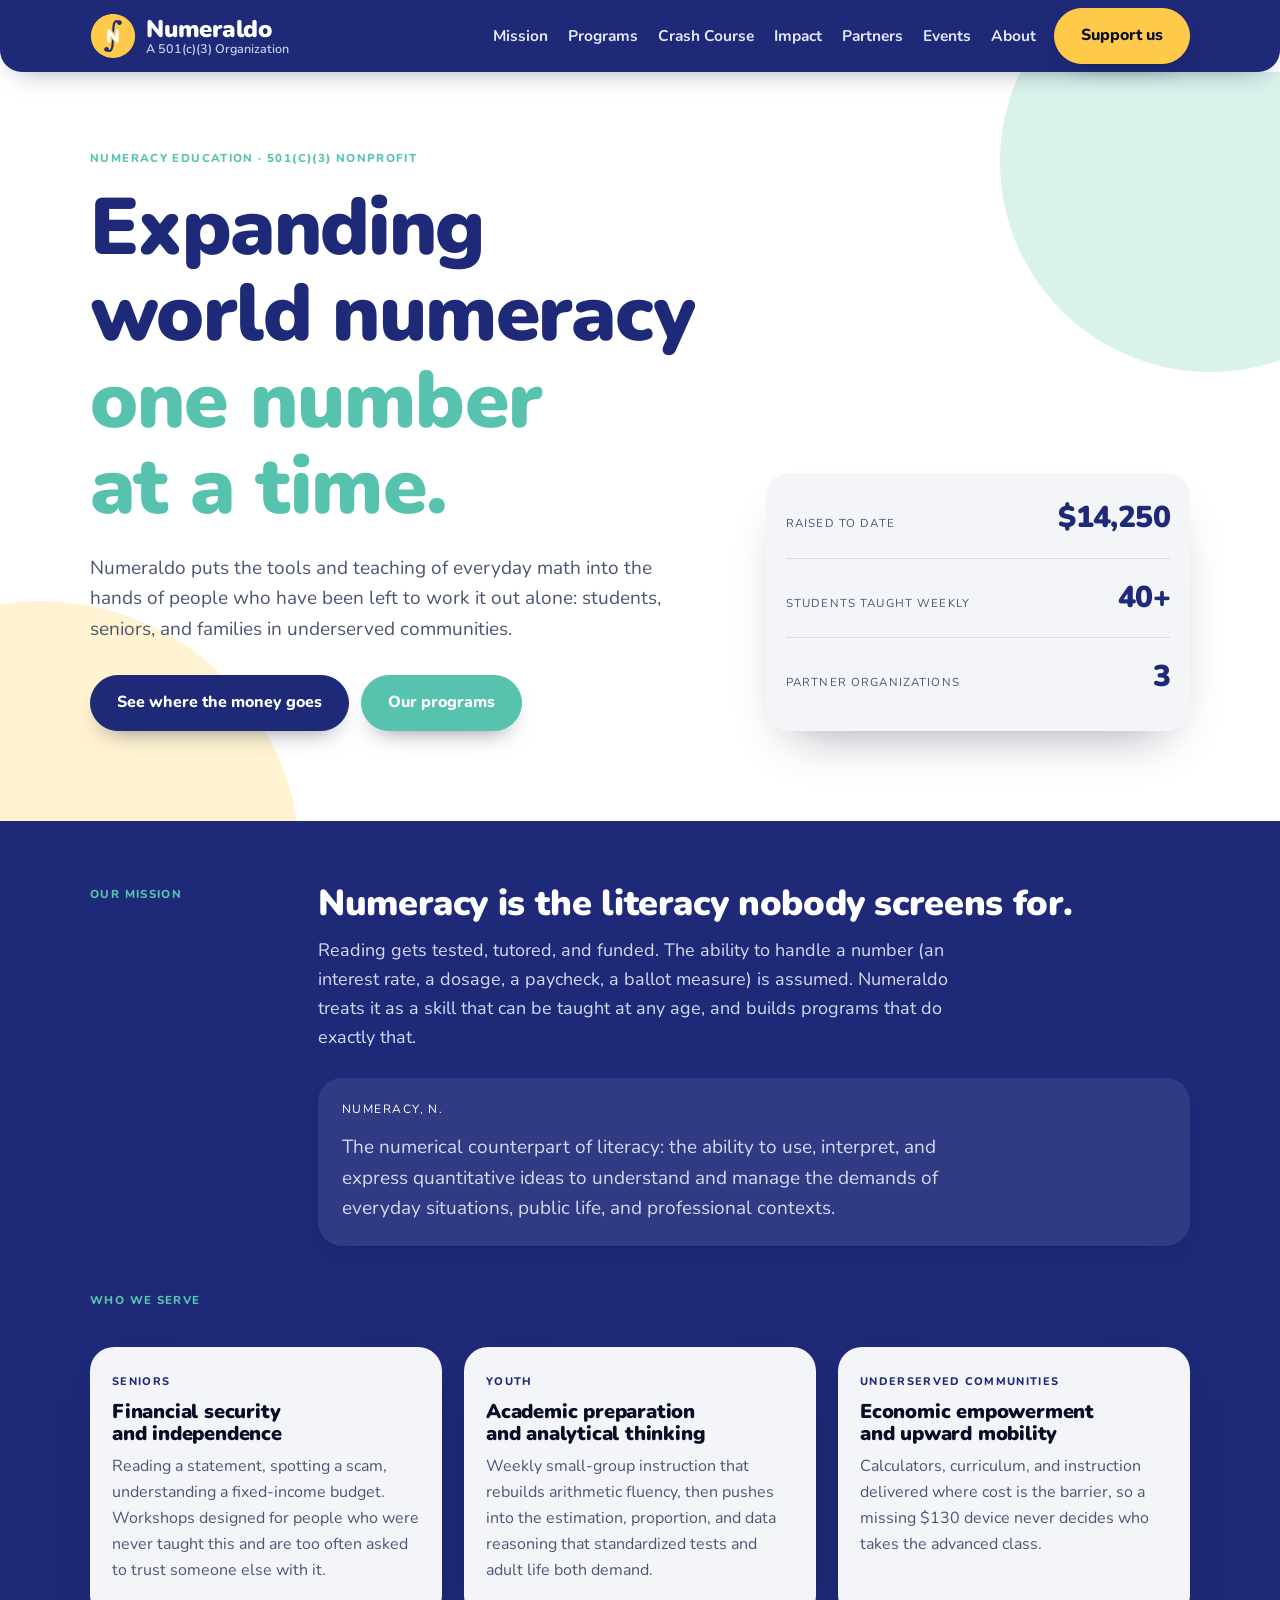
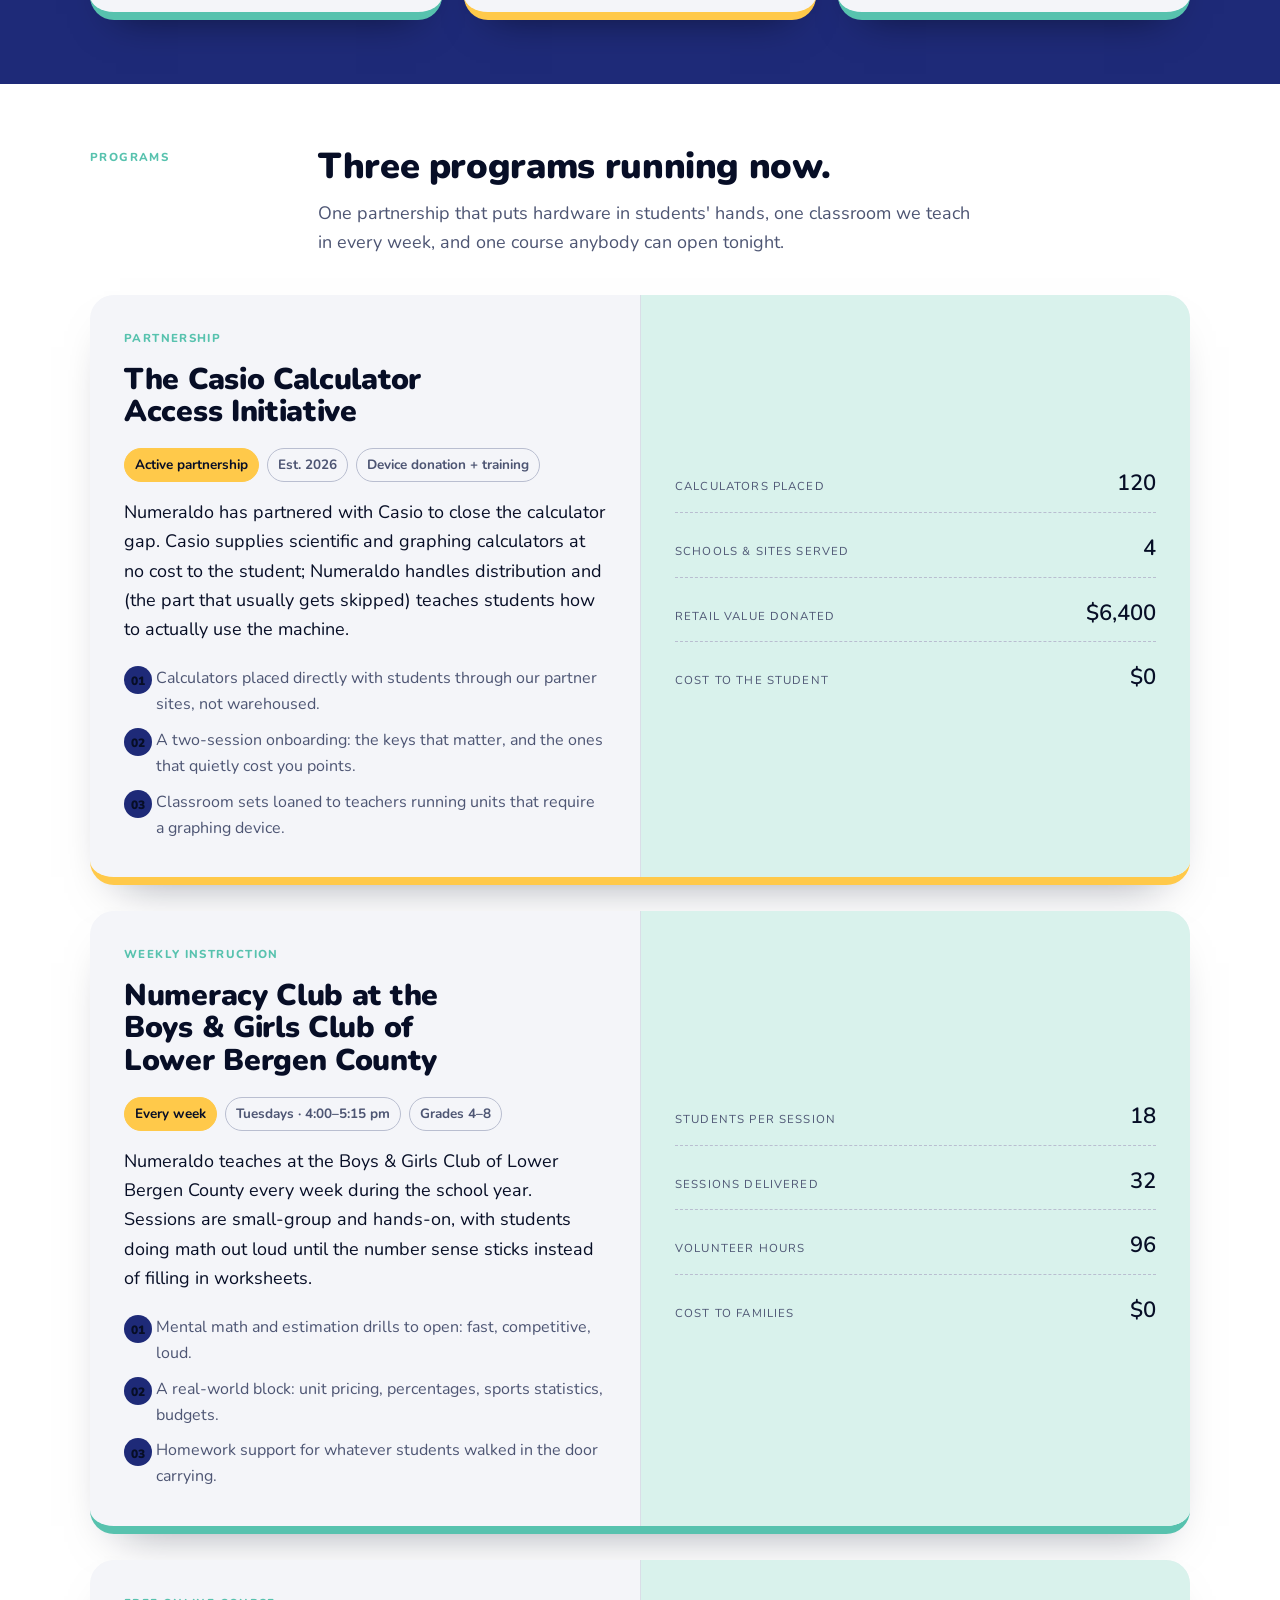
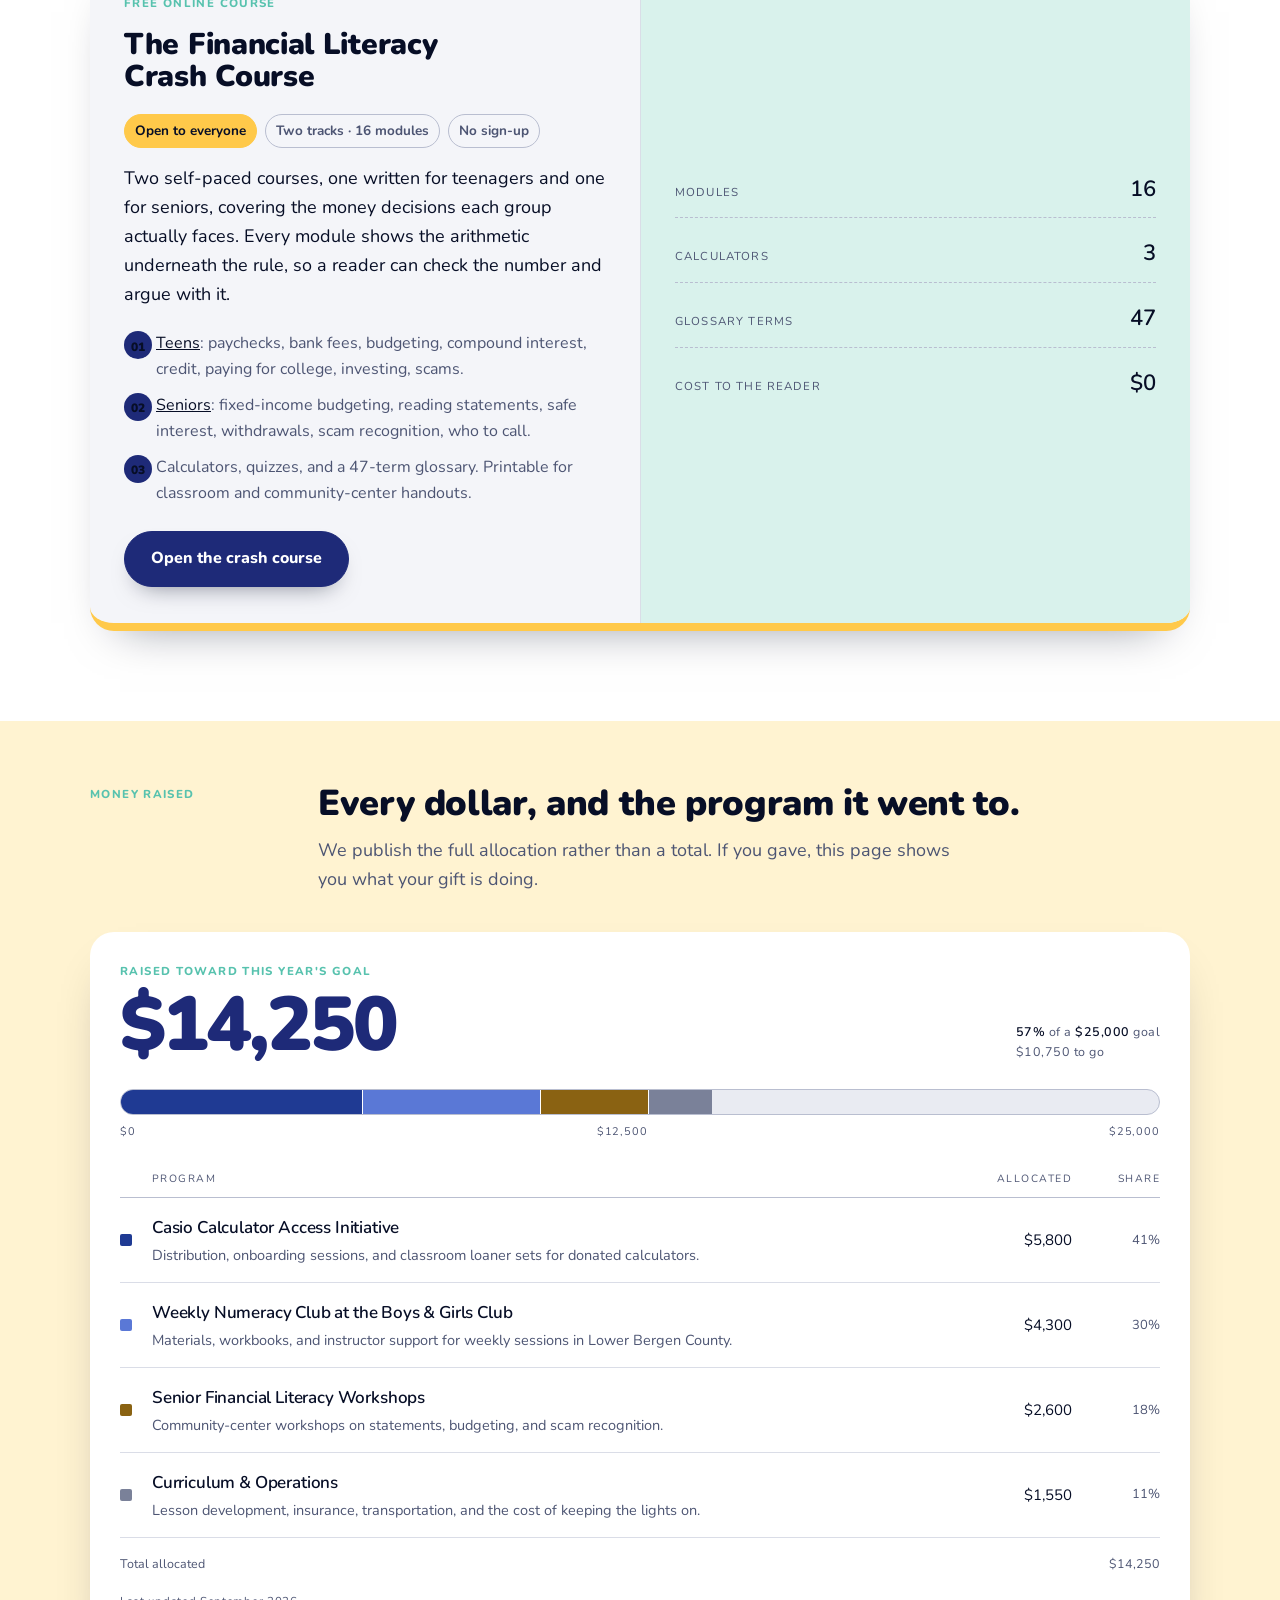
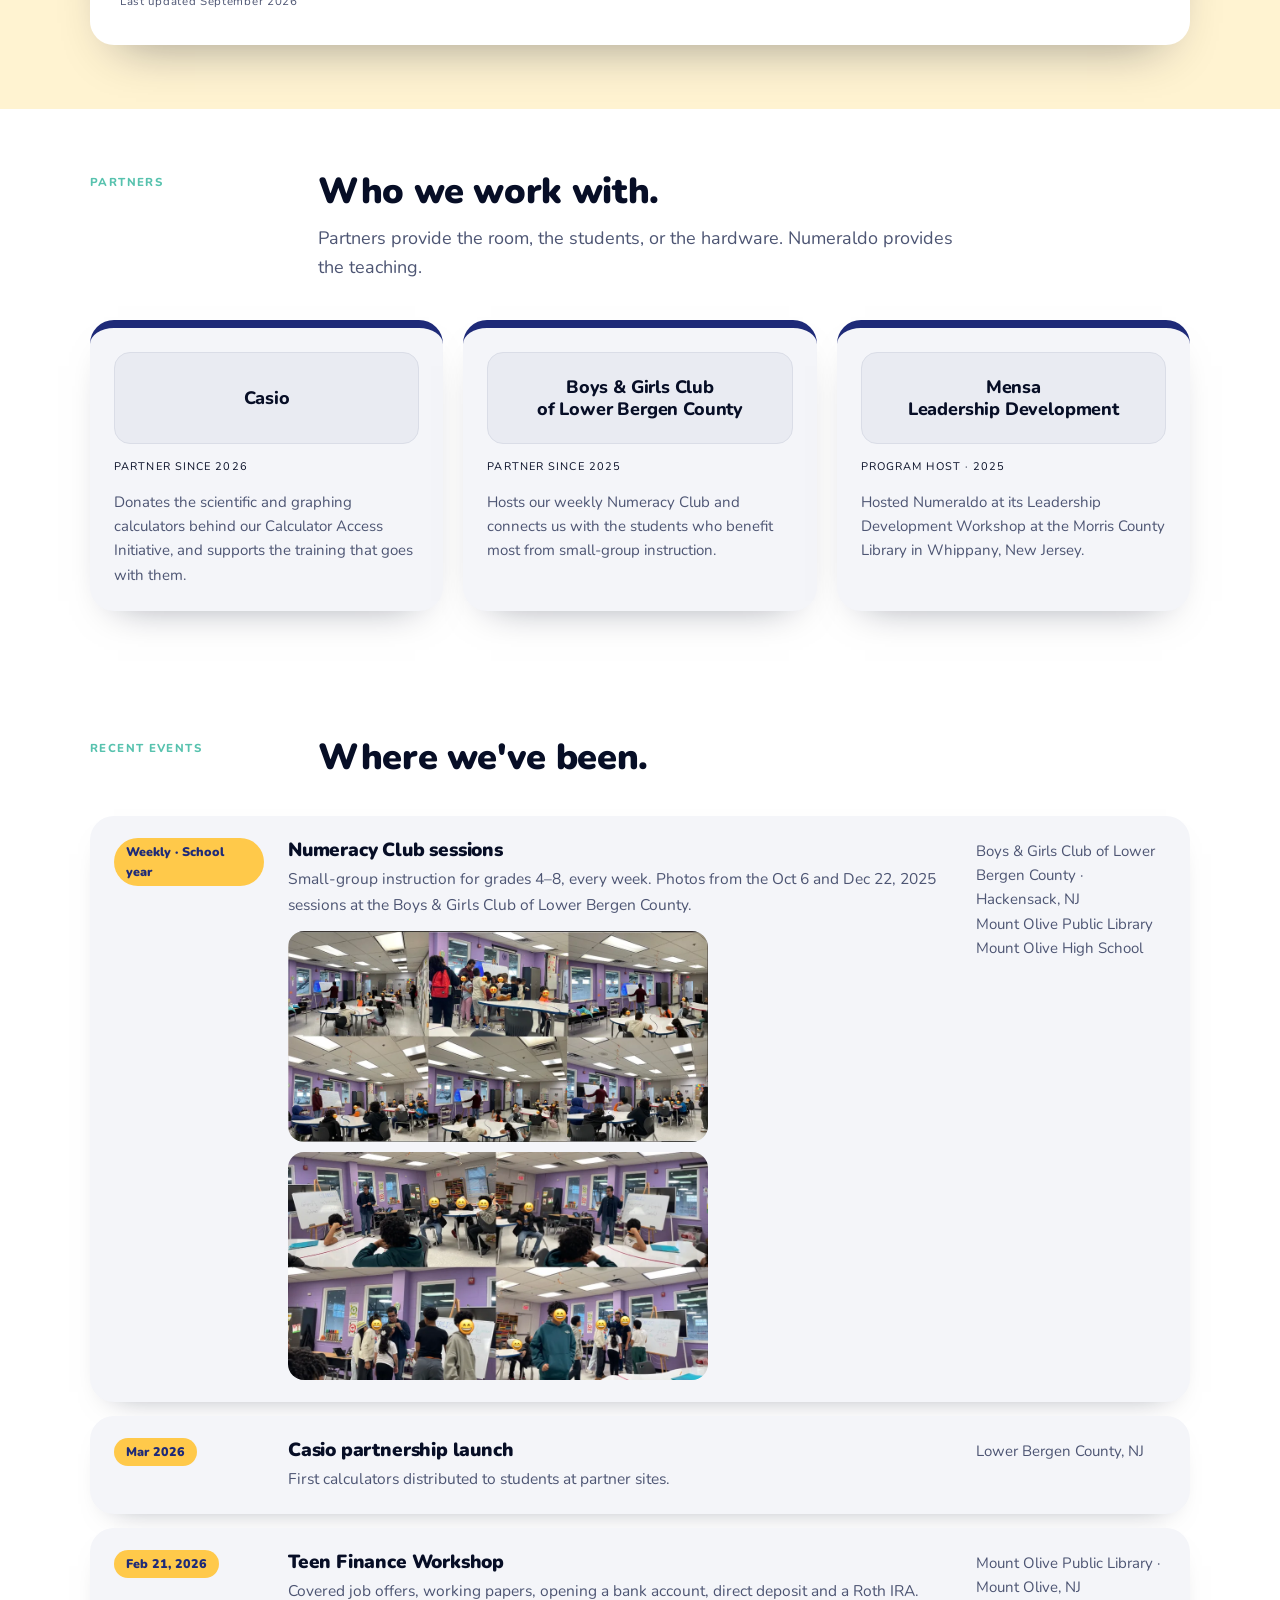
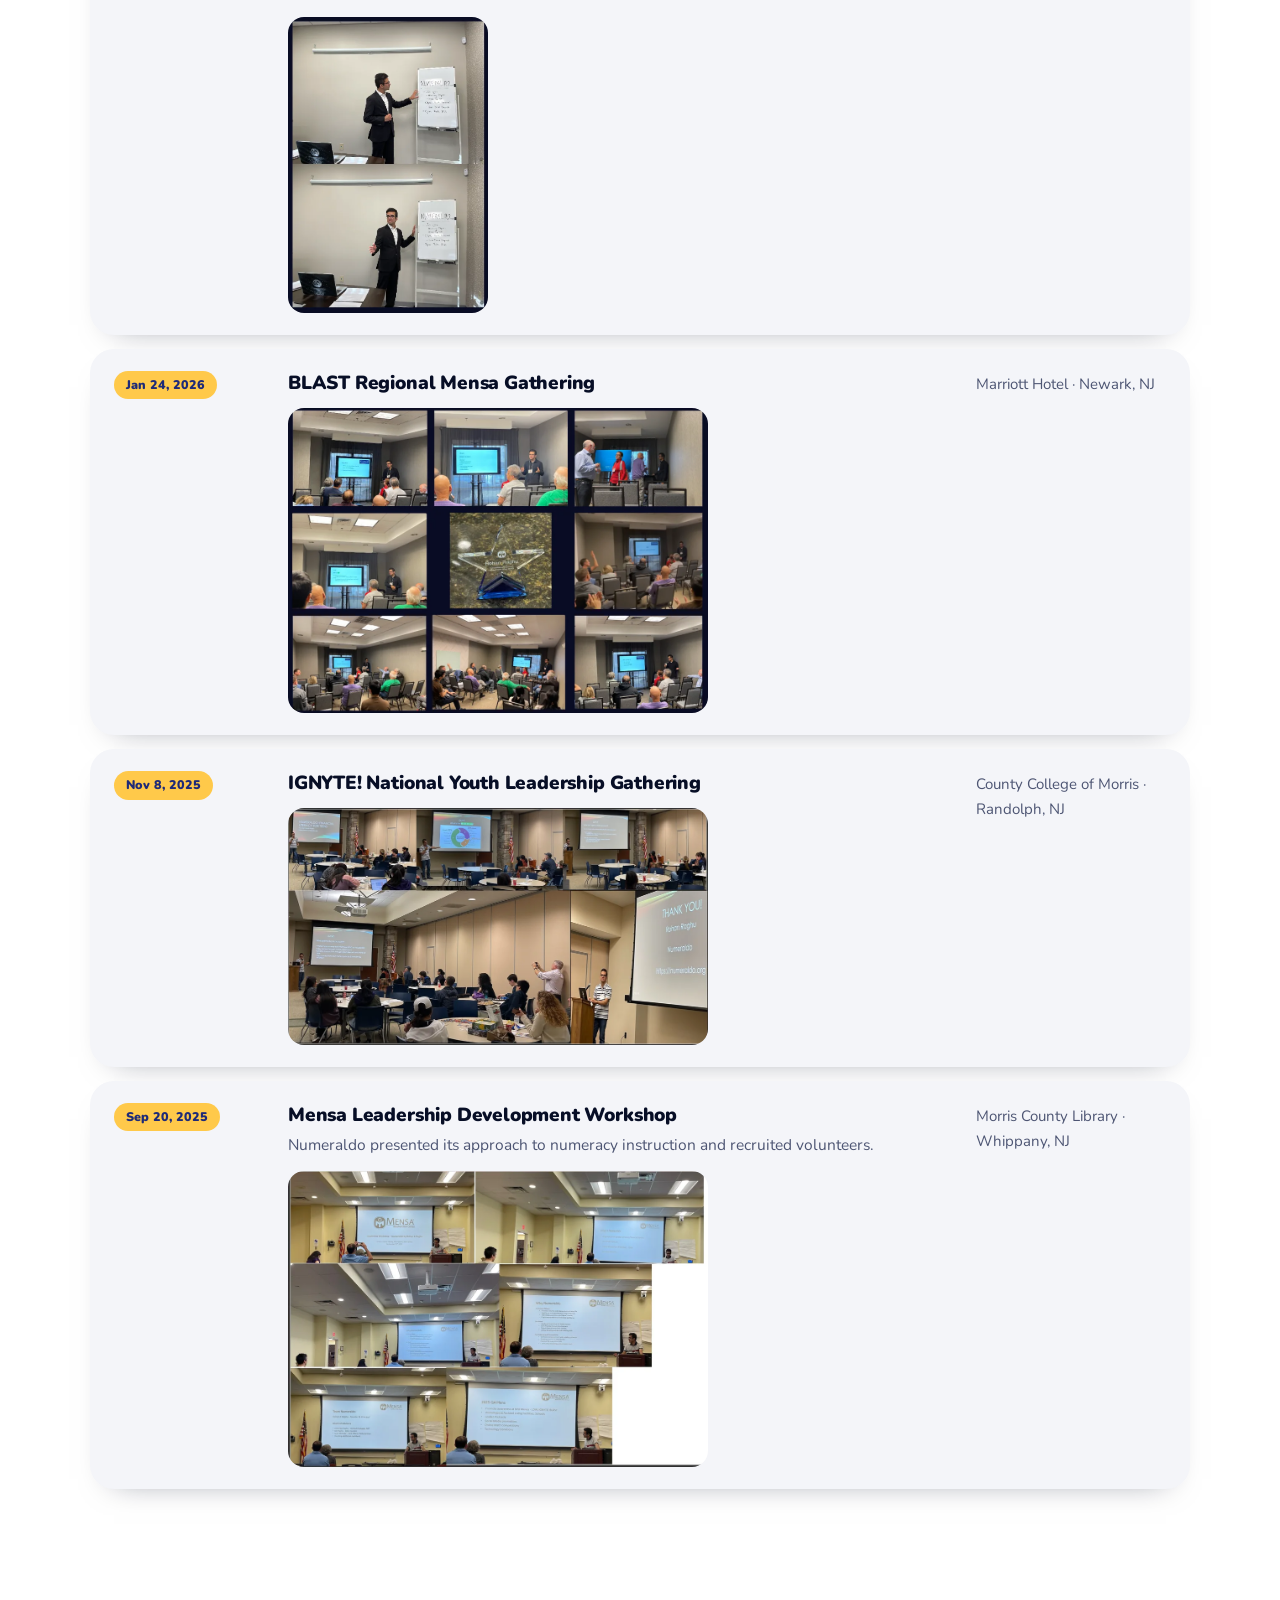
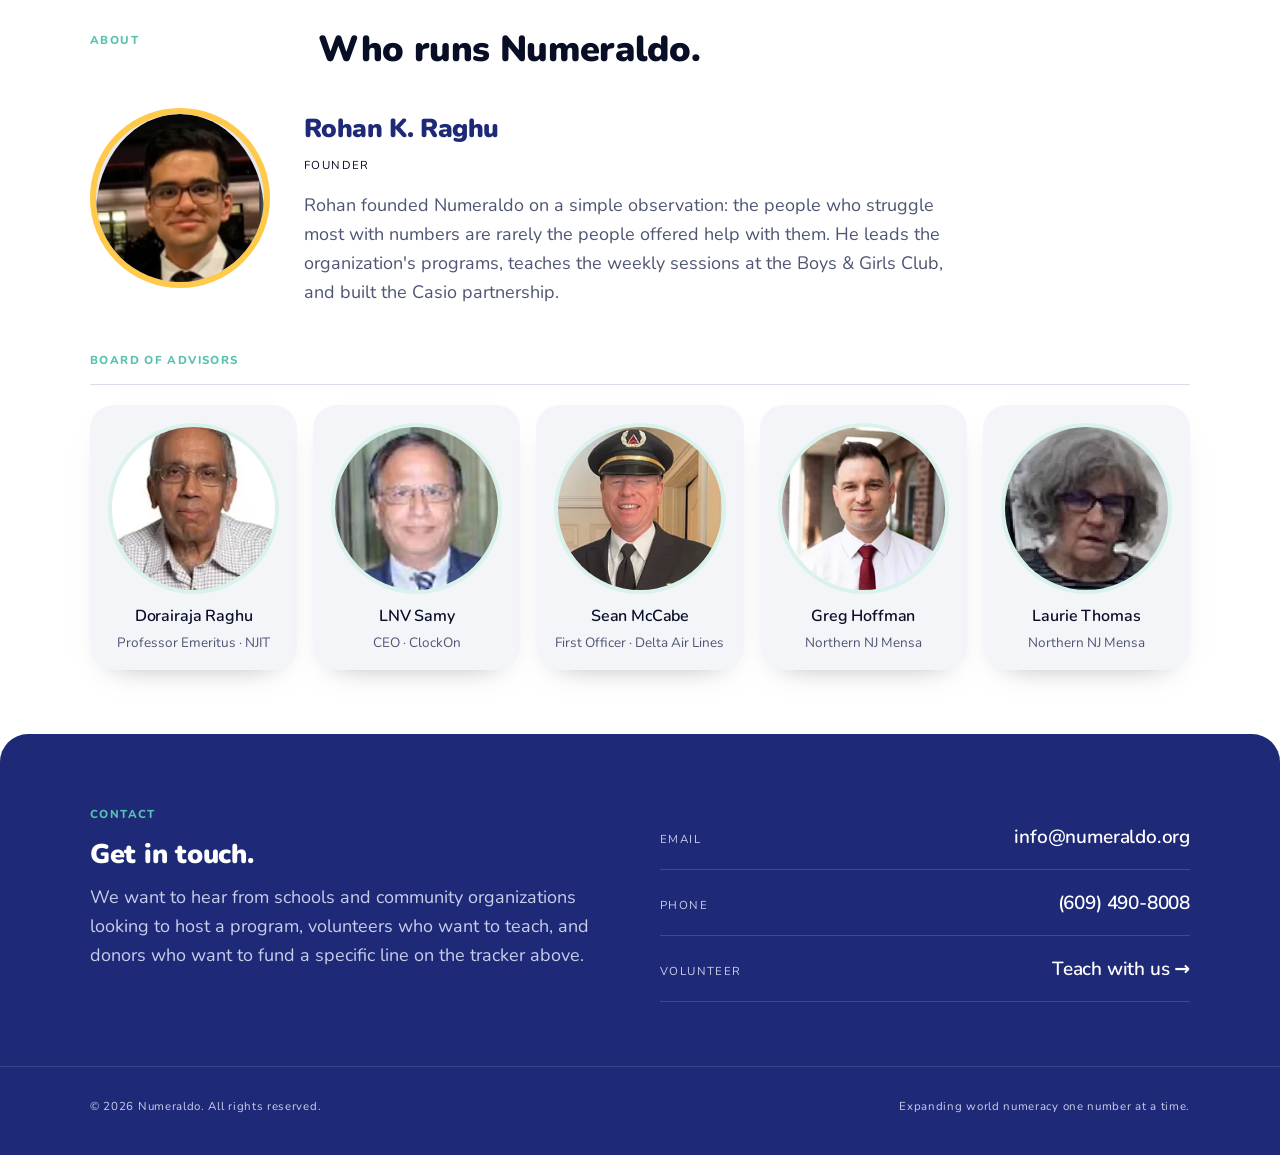
<file: index.html>
<!DOCTYPE html>
<html lang="en">
<head>
<meta charset="utf-8">
<meta name="viewport" content="width=device-width, initial-scale=1, viewport-fit=cover">
<meta name="description" content="Numeraldo expands numeracy for students, seniors, and underserved communities. Weekly teaching at the Boys &amp; Girls Club of Lower Bergen County and a calculator access partnership with Casio.">
<meta property="og:title" content="Numeraldo">
<meta property="og:description" content="Expanding world numeracy one number at a time.">
<meta property="og:type" content="website">
<meta property="og:url" content="https://numeraldo.org/">
<meta property="og:image" content="https://numeraldo.org/assets/og-numeraldo.png">
<meta property="og:image:width" content="1200">
<meta property="og:image:height" content="630">
<meta property="og:image:alt" content="Numeraldo. Expanding world numeracy one number at a time. $14,250 raised to date, 40+ students taught weekly, 3 partner organizations.">
<meta name="twitter:card" content="summary_large_image">
<meta name="twitter:image" content="https://numeraldo.org/assets/og-numeraldo.png">
<meta name="theme-color" content="#FFFFFF" media="(prefers-color-scheme:light)">
<meta name="theme-color" content="#070E26" media="(prefers-color-scheme:dark)">
<link rel="canonical" href="https://numeraldo.org/">
<link rel="icon" href="assets/numeraldo-fun-mark.svg" type="image/svg+xml">
<title>Numeraldo</title>
<link rel="preconnect" href="https://fonts.googleapis.com">
<link rel="preconnect" href="https://fonts.gstatic.com" crossorigin>
<link rel="stylesheet" href="https://fonts.googleapis.com/css2?family=Nunito:wght@400;600;700;800;900&family=Bricolage+Grotesque:opsz,wght@12..96,500;12..96,600;12..96,800&family=IBM+Plex+Mono:wght@400;500;600&family=Source+Serif+4:ital,opsz,wght@0,8..60,400;0,8..60,600;1,8..60,400&display=swap">
<style>
  :root{
    --paper:#FFFFFF;
    --surface:#F4F5F9;
    --surface-2:#E9EBF2;
    --ink:#070E26;
    --muted:#4D5573;
    --line:#DADDE7;
    --line-strong:#B9BED0;
    --accent:#070E26;
    --accent-ink:#070E26;
    --accent-soft:#E6E8F0;
    --gold:#8A6212;
    --gold-soft:#EDE1C6;
    --lcd:#070E26;
    --shadow:0 1px 2px rgba(7,14,38,.06), 0 12px 28px -18px rgba(7,14,38,.35);

    --display:"Bricolage Grotesque","Helvetica Neue",Arial,sans-serif;
    --body:"Source Serif 4",Georgia,"Times New Roman",serif;
    --mono:"IBM Plex Mono",ui-monospace,"SFMono-Regular",Menlo,monospace;

    --wrap:1140px;
  }
  @media (prefers-color-scheme: dark){
    :root:not([data-theme="light"]){
      --paper:#070E26;
      --surface:#0E1733;
      --surface-2:#141E3F;
      --ink:#FFFFFF;
      --muted:#A9B0C7;
      --line:#1E2847;
      --line-strong:#2B3760;
      --accent:#FFFFFF;
      --accent-ink:#FFFFFF;
      --accent-soft:#18224A;
      --gold:#E0B75F;
      --gold-soft:#2C2517;
      --lcd:#FFFFFF;
      --shadow:0 1px 2px rgba(0,0,0,.5), 0 18px 34px -22px rgba(0,0,0,.9);
    }
  }
  :root[data-theme="dark"]{
    --paper:#070E26;
    --surface:#0E1733;
    --surface-2:#141E3F;
    --ink:#FFFFFF;
    --muted:#A9B0C7;
    --line:#1E2847;
    --line-strong:#2B3760;
    --accent:#FFFFFF;
    --accent-ink:#FFFFFF;
    --accent-soft:#18224A;
    --gold:#E0B75F;
    --gold-soft:#2C2517;
    --lcd:#FFFFFF;
    --shadow:0 1px 2px rgba(0,0,0,.5), 0 18px 34px -22px rgba(0,0,0,.9);
  }

  *{box-sizing:border-box}
  body{
    margin:0;
    background:var(--paper);
    color:var(--ink);
    font-family:var(--body);
    font-size:17px;
    line-height:1.62;
    -webkit-font-smoothing:antialiased;
  }
  h1,h2,h3,h4{font-family:var(--display);font-weight:600;line-height:1.08;margin:0;text-wrap:balance;letter-spacing:-.015em}
  p{margin:0}
  a{color:inherit}
  img{max-width:100%}

  .wrap{width:100%;max-width:var(--wrap);margin-inline:auto;padding-inline:20px}
  .eyebrow{
    font-family:var(--mono);font-size:11.5px;font-weight:500;letter-spacing:.16em;
    text-transform:uppercase;color:var(--muted);
  }

  header.site{
    position:sticky;top:0;z-index:40;
    padding-top:env(safe-area-inset-top,0px);
    background:color-mix(in srgb, var(--paper) 88%, transparent);
    backdrop-filter:saturate(140%) blur(10px);
    border-bottom:1px solid var(--line);
  }
  .bar{display:flex;align-items:center;gap:18px;min-height:62px;flex-wrap:wrap;padding-block:8px}
  .brand{display:flex;align-items:center;gap:10px;text-decoration:none;margin-right:auto}
  .logo{display:block;width:auto;height:44px;flex:none}
  .wordmark{font-family:var(--body);font-weight:600;font-size:21px;line-height:1.1;letter-spacing:-.01em}
  .wordmark small{display:block;font-weight:400;font-size:12.5px;color:var(--muted);letter-spacing:0}
  nav.main{display:flex;gap:20px;flex-wrap:wrap;align-items:center;min-width:0}
  nav.main a{
    font-family:var(--mono);font-size:12px;letter-spacing:.09em;text-transform:uppercase;
    text-decoration:none;color:var(--muted);padding:6px 0;border-bottom:1.5px solid transparent;
  }
  nav.main a:hover{color:var(--ink);border-bottom-color:var(--accent)}
  .btn{
    display:inline-flex;align-items:center;gap:8px;text-decoration:none;
    font-family:var(--mono);font-size:12.5px;letter-spacing:.08em;text-transform:uppercase;
    padding:11px 18px;border-radius:2px;border:1.5px solid var(--accent);
    background:var(--accent);color:var(--paper);white-space:nowrap;
  }
  .btn:hover{background:transparent;color:var(--accent)}
  .btn.ghost{background:transparent;color:var(--ink);border-color:var(--line-strong)}
  .btn.ghost:hover{border-color:var(--accent);color:var(--accent)}
  a:focus-visible,button:focus-visible{outline:2px solid var(--accent);outline-offset:3px}

  .hero{padding-block:30px 52px;position:relative;overflow:hidden}
  .hero-grid{display:grid;grid-template-columns:1.25fr .85fr;gap:52px;align-items:end}
  h1.lede{font-size:clamp(38px,6vw,68px);font-weight:600;letter-spacing:-.03em;margin-top:14px}
  h1.lede em{font-style:normal;color:var(--accent);font-family:var(--mono);font-weight:500;font-size:.82em;letter-spacing:-.01em}
  .hero p.sub{margin-top:22px;max-width:56ch;font-size:19px;color:var(--muted)}
  .hero-cta{display:flex;gap:12px;margin-top:30px;flex-wrap:wrap}

  .ledger{
    background:var(--surface);border:1px solid var(--line);border-radius:3px;
    box-shadow:var(--shadow);padding:6px 20px 14px;
  }
  .ledger .row{display:flex;justify-content:space-between;align-items:baseline;gap:16px;padding:15px 0;border-bottom:1px solid var(--line)}
  .ledger .row:last-child{border-bottom:0}
  .ledger .k{font-family:var(--mono);font-size:11.5px;letter-spacing:.1em;text-transform:uppercase;color:var(--muted)}
  .ledger .v{font-family:var(--display);font-weight:600;font-size:30px;letter-spacing:-.02em;font-variant-numeric:tabular-nums}

  section{padding-block:64px;border-top:1px solid var(--line)}
  .sec-head{display:grid;grid-template-columns:200px 1fr;gap:28px;align-items:start;margin-bottom:38px}
  .sec-head h2{font-size:clamp(26px,3.4vw,36px)}
  .sec-head p{color:var(--muted);max-width:60ch;margin-top:12px}

  .definition{
    border-left:3px solid var(--accent);background:var(--surface);
    padding:22px 24px;margin-top:26px;border-radius:0 3px 3px 0;box-shadow:var(--shadow);
  }
  .definition .term{font-family:var(--mono);font-size:12px;letter-spacing:.12em;text-transform:uppercase;color:var(--accent);display:block;margin-bottom:8px}
  .definition p{font-size:19px}

  .serve{display:grid;grid-template-columns:repeat(3,1fr);gap:1px;background:var(--line);border:1px solid var(--line);margin-top:34px}
  .serve article{background:var(--surface);padding:26px 22px 28px;display:flex;flex-direction:column;gap:10px}
  .serve h3{font-size:20px}
  .serve p{color:var(--muted);font-size:16px}
  .serve .tag{font-family:var(--mono);font-size:11px;letter-spacing:.12em;text-transform:uppercase;color:var(--accent)}

  .program{
    display:grid;grid-template-columns:1fr 1fr;gap:0;
    border:1px solid var(--line);background:var(--surface);border-radius:3px;overflow:hidden;
    box-shadow:var(--shadow);margin-bottom:26px;
  }
  .program .body{padding:34px 34px 36px;display:flex;flex-direction:column;gap:16px}
  .program h3{font-size:clamp(23px,2.6vw,30px)}
  .program .meta{display:flex;flex-wrap:wrap;gap:8px;margin-top:4px}
  .chip{
    font-family:var(--mono);font-size:11px;letter-spacing:.08em;text-transform:uppercase;
    border:1px solid var(--line-strong);color:var(--muted);padding:5px 10px;border-radius:999px;
  }
  .chip.on{border-color:var(--accent);color:var(--accent);background:var(--accent-soft)}
  .program ul{margin:6px 0 0;padding-left:0;list-style:none;display:flex;flex-direction:column;gap:10px}
  .program li{display:grid;grid-template-columns:22px 1fr;gap:10px;color:var(--muted);font-size:16px}
  .program li span.n{font-family:var(--mono);font-size:12px;color:var(--accent);padding-top:4px}
  .program li a{color:var(--accent)}
  .program-cta{margin-top:8px}
  .program .side{
    background:var(--surface-2);border-left:1px solid var(--line);
    padding:34px;display:flex;flex-direction:column;justify-content:center;gap:18px;
  }
  .stat-line{display:flex;justify-content:space-between;align-items:baseline;gap:14px;border-bottom:1px dashed var(--line-strong);padding-bottom:10px}
  .stat-line:last-child{border-bottom:0}
  .stat-line .k{font-family:var(--mono);font-size:11.5px;letter-spacing:.1em;text-transform:uppercase;color:var(--muted)}
  .stat-line .v{font-family:var(--display);font-weight:600;font-size:22px;font-variant-numeric:tabular-nums;text-align:right}

  #impact{background:var(--surface)}
  .tracker{
    border:1px solid var(--line-strong);border-radius:4px;background:var(--paper);
    padding:30px 30px 34px;box-shadow:var(--shadow);
  }
  .readout{display:flex;flex-wrap:wrap;align-items:flex-end;gap:10px 28px;justify-content:space-between}
  .raised{display:flex;flex-direction:column;gap:6px}
  .raised .amount{
    font-family:var(--mono);font-weight:600;font-variant-numeric:tabular-nums;
    font-size:clamp(42px,8vw,76px);line-height:1;letter-spacing:-.04em;color:var(--lcd);
  }
  .goal-note{font-family:var(--mono);font-size:12.5px;color:var(--muted);letter-spacing:.04em}
  .goal-note b{color:var(--ink);font-weight:600}

  .meter{margin-top:26px}
  .meter-track{
    height:26px;border:1px solid var(--line-strong);background:var(--surface-2);
    border-radius:2px;overflow:hidden;display:flex;
  }
  .seg{height:100%;position:relative}
  .seg + .seg{border-left:1px solid var(--paper)}
  .meter-scale{
    display:flex;justify-content:space-between;margin-top:8px;
    font-family:var(--mono);font-size:11px;letter-spacing:.08em;color:var(--muted);
  }
  .breakdown{margin-top:30px;display:flex;flex-direction:column}
  .bd-head{
    display:grid;grid-template-columns:18px 1fr 110px 74px;gap:14px;
    font-family:var(--mono);font-size:10.5px;letter-spacing:.14em;text-transform:uppercase;color:var(--muted);
    padding-bottom:10px;border-bottom:1px solid var(--line-strong);
  }
  .bd-row{
    display:grid;grid-template-columns:18px 1fr 110px 74px;gap:14px;align-items:center;
    padding:15px 0;border-bottom:1px solid var(--line);
  }
  .swatch{width:12px;height:12px;border-radius:2px}
  .bd-name{font-family:var(--display);font-weight:600;font-size:17px;letter-spacing:-.01em}
  .bd-desc{display:block;color:var(--muted);font-size:14.5px;line-height:1.5;margin-top:3px}
  .bd-head .r{text-align:right}
  .bd-amt,.bd-pct{font-family:var(--mono);font-variant-numeric:tabular-nums;text-align:right;font-size:15px}
  .bd-pct{color:var(--muted);font-size:13px}
  .bd-foot{display:flex;justify-content:space-between;gap:16px;padding-top:16px;font-family:var(--mono);font-size:12.5px;color:var(--muted);flex-wrap:wrap}
  .updated{font-family:var(--mono);font-size:11.5px;color:var(--muted);letter-spacing:.06em;margin-top:18px}

  .partners{display:grid;grid-template-columns:repeat(3,1fr);gap:20px}
  .partner{
    border:1px solid var(--line);background:var(--surface);border-radius:3px;
    padding:24px;display:flex;flex-direction:column;gap:14px;box-shadow:var(--shadow);
  }
  .logo-slot{
    min-height:92px;border:1px solid var(--line);border-radius:2px;display:grid;place-items:center;
    background:var(--surface-2);
    font-family:var(--display);font-weight:800;font-size:18px;letter-spacing:-.01em;color:var(--ink);
    text-align:center;padding:14px;line-height:1.25;
  }
  .partner p{color:var(--muted);font-size:15px}
  .partner .since{font-family:var(--mono);font-size:11px;letter-spacing:.1em;text-transform:uppercase;color:var(--accent)}

  .events{display:flex;flex-direction:column;border-top:1px solid var(--line)}
  .event{
    display:grid;grid-template-columns:150px 1fr 190px;gap:24px;
    padding:22px 0;border-bottom:1px solid var(--line);align-items:baseline;
  }
  .event .when{font-family:var(--mono);font-size:12.5px;letter-spacing:.06em;color:var(--accent)}
  .event h3{font-size:19px}
  .event .where{color:var(--muted);font-size:15px}
  .event .what{color:var(--muted);font-size:15.5px;margin-top:6px}
  .event .pics{display:flex;gap:10px;flex-wrap:wrap;margin-top:14px}
  .event .pics img{display:block;height:auto;max-width:100%;width:420px;border:1px solid var(--line);border-radius:3px}
  .event .pics img.tall{width:200px}

  .people{display:grid;grid-template-columns:180px 1fr;gap:34px;align-items:start}
  .portrait{
    aspect-ratio:1/1;max-width:100%;border:1.5px solid var(--accent);background:var(--accent-soft);
    display:grid;place-items:center;border-radius:4px;
  }
  .portrait img{display:block;width:100%;height:100%;object-fit:cover;border-radius:3px}
  .portrait .initials{font-family:var(--mono);font-weight:600;font-size:46px;color:var(--accent);letter-spacing:.02em}
  .person-name{font-family:var(--display);font-weight:600;font-size:26px;letter-spacing:-.02em}
  .person-role{font-family:var(--mono);font-size:11.5px;letter-spacing:.12em;text-transform:uppercase;color:var(--accent);margin-top:6px}
  .person-bio{margin-top:16px;color:var(--muted);max-width:60ch}
  .board-label{display:block;margin-top:44px;padding-bottom:14px;border-bottom:1px solid var(--line)}
  .board{display:grid;grid-template-columns:repeat(5,1fr);gap:16px;margin-top:20px}
  .board .card{
    border:1px solid var(--line);background:var(--surface);padding:18px;border-radius:3px;
    display:flex;flex-direction:column;
  }
  .board .card img{display:block;width:100%;height:auto;aspect-ratio:1/1;object-fit:cover;border-radius:2px}
  .board .card .nm{font-family:var(--display);font-weight:600;font-size:16px;letter-spacing:-.01em;margin-top:10px}
  .board .card .rl{color:var(--muted);font-size:13.5px;margin-top:3px;line-height:1.45}

  #contact{background:var(--surface)}
  .contact-h{margin-top:12px}
  .contact-p{color:var(--muted);margin-top:14px;max-width:48ch}
  .contact-grid{display:grid;grid-template-columns:1fr 1fr;gap:40px;align-items:start}
  .contact-list{display:flex;flex-direction:column;gap:2px;margin-top:8px}
  .contact-list a{
    display:flex;justify-content:space-between;gap:16px;align-items:baseline;
    padding:16px 0;border-bottom:1px solid var(--line);text-decoration:none;
  }
  .contact-list a:hover .cv{color:var(--accent)}
  .contact-list .ck{font-family:var(--mono);font-size:11.5px;letter-spacing:.12em;text-transform:uppercase;color:var(--muted)}
  .contact-list .cv{font-family:var(--display);font-weight:600;font-size:19px;letter-spacing:-.01em}

  footer.site{border-top:1px solid var(--line);background:var(--paper);
    padding-block:30px calc(40px + env(safe-area-inset-bottom,0px))}
  .foot{display:flex;justify-content:space-between;gap:20px;flex-wrap:wrap;align-items:center;
    font-family:var(--mono);font-size:11.5px;letter-spacing:.06em;color:var(--muted)}

  @media (max-width:900px){
    .hero-grid{grid-template-columns:1fr;gap:34px;align-items:start}
    .sec-head{grid-template-columns:1fr;gap:10px}
    .serve{grid-template-columns:1fr}
    .program{grid-template-columns:1fr}
    .program .side{border-left:0;border-top:1px solid var(--line)}
    .partners{grid-template-columns:1fr}
    .event{grid-template-columns:1fr;gap:6px}
    .people{grid-template-columns:1fr}
    .portrait{max-width:160px}
    .board{grid-template-columns:repeat(3,1fr)}
    .contact-grid{grid-template-columns:1fr}
  }
  @media (prefers-reduced-motion:no-preference){
    .seg{transform-origin:left center;animation:grow .9s cubic-bezier(.2,.8,.25,1) both}
    @keyframes grow{from{transform:scaleX(0)}to{transform:scaleX(1)}}
  }

  @media (max-width:560px){
    body{font-size:16px}
    .wrap{padding-inline:16px}
    section{padding-block:48px}
    .tracker{padding:22px 18px 26px}
    .bd-head,.bd-row{grid-template-columns:14px 1fr 92px;gap:10px}
    .bd-pct{display:none}
    .program .body,.program .side{padding:24px 20px}
    .board{grid-template-columns:repeat(2,1fr)}
    .bar{gap:8px 12px;min-height:0;padding-block:8px 4px}
    .brand{margin-right:auto}

    nav.main{
      order:3;width:100%;flex-wrap:nowrap;overflow-x:auto;gap:18px;
      scrollbar-width:none;-webkit-overflow-scrolling:touch;
      padding-bottom:4px;margin-inline:-16px;padding-inline:16px;
      -webkit-mask-image:linear-gradient(90deg,#000 88%,transparent 100%);
              mask-image:linear-gradient(90deg,#000 88%,transparent 100%);
    }
    nav.main::-webkit-scrollbar{display:none}
    nav.main a{white-space:nowrap}
  }

  [hidden]{display:none!important}

  :root{--navy:#1E2A78;--sun:#FFC94A;--mint:#57C2AE;--mint-soft:#D9F2EC;--sun-soft:#FFF3D1;
    --display:"Nunito",system-ui,sans-serif;--body:"Nunito",system-ui,sans-serif;--mono:"Nunito",system-ui,sans-serif}
  body{font-size:18px}
  h1,h2,h3,h4{font-weight:900;letter-spacing:-.01em}
  .eyebrow{font-weight:800;letter-spacing:.12em;color:var(--mint)}
  header.site{background:var(--navy);border-bottom:0;box-shadow:0 10px 30px -18px rgba(7,14,38,.6);border-radius:0 0 22px 22px}
  .logo{width:46px;height:46px}
  .wordmark{font-weight:900;font-size:24px;color:#fff}
  .wordmark small{color:#C9CEEA;font-weight:600}
  nav.main a{font-size:15.5px;letter-spacing:0;text-transform:none;font-weight:700;color:#E3E6F7;border-bottom:0}
  nav.main a:hover{color:var(--sun)}
  .btn{font-size:16px;font-weight:800;letter-spacing:0;text-transform:none;border-radius:999px;padding:14px 26px;
    box-shadow:0 12px 24px -14px rgba(7,14,38,.55);transition:transform .15s}
  .btn:hover{transform:translateY(-2px)}
  .btn.ghost{background:var(--mint);border-color:var(--mint);color:#fff}
  .btn.ghost:hover{background:var(--mint);color:#fff}
  header.site .btn{background:var(--sun);border-color:var(--sun);color:var(--deep,#070E26)}
  header.site .btn:hover{background:var(--sun);color:#070E26}
  .hero{padding-block:70px 90px;isolation:isolate}
  .hero::before,.hero::after{content:"";position:absolute;border-radius:50%;z-index:-1}
  .hero::before{width:420px;height:420px;right:-140px;top:-120px;background:var(--mint-soft)}
  .hero::after{width:520px;height:520px;left:-220px;bottom:-300px;background:var(--sun-soft)}
  h1.lede{font-weight:900;font-size:clamp(42px,7vw,80px);letter-spacing:-.02em;color:var(--navy)}
  h1.lede em{font-family:var(--display);font-weight:900;font-size:1em;color:var(--mint)}
  .ledger,.tracker,.serve article,.program,.partner,.board .card,.definition,.event{border-radius:24px}
  .ledger,.tracker{border:0;box-shadow:0 24px 50px -28px rgba(7,14,38,.45)}
  .ledger .v{color:var(--navy);font-weight:900}
  section{border-top:0}
  #mission{background:var(--navy);color:#fff}
  #mission h2,#mission .term{color:#fff}
  #mission .sec-head p,#mission .definition p{color:#D5D9F0}
  .definition{background:rgba(255,255,255,.08);border-left:0}
  .serve{background:none;border:0;gap:22px}
  .serve article{color:var(--ink);box-shadow:0 20px 40px -26px rgba(0,0,0,.6);border-bottom:8px solid var(--mint)}
  .serve article:nth-child(2){border-bottom-color:var(--sun)}
  .serve article .tag{color:var(--navy);font-weight:800}
  .program{overflow:hidden;border:0;box-shadow:0 22px 46px -30px rgba(7,14,38,.5);border-bottom:8px solid var(--sun)}
  .program:nth-of-type(2){border-bottom-color:var(--mint)}
  .chip{border-radius:999px;font-weight:700;letter-spacing:0;text-transform:none;font-size:13.5px}
  .chip.on{background:var(--sun);border-color:var(--sun);color:#070E26}
  .program .n{background:var(--navy);color:#fff;border-radius:50%;width:28px;height:28px;display:inline-grid;place-items:center;font-weight:900;font-size:12px;flex:none}
  #impact{background:var(--sun-soft)}
  .amount{color:var(--navy);font-weight:900}
  .meter-track{border-radius:999px;overflow:hidden}
  .partner{border:0;box-shadow:0 18px 40px -28px rgba(7,14,38,.5);border-top:8px solid var(--navy)}
  .logo-slot{border-radius:16px;font-weight:800}
  .event{border:0;background:var(--surface);padding:22px 24px;margin-bottom:14px;box-shadow:0 14px 30px -24px rgba(7,14,38,.5)}
  .events{border-top:0}
  .event .when{font-weight:900;color:var(--navy);background:var(--sun);border-radius:999px;padding:4px 12px;justify-self:start;letter-spacing:0}
  .event .pics img{border-radius:16px;border:0}
  .portrait{border-radius:50%;border:6px solid var(--sun);overflow:hidden}
  .portrait img{border-radius:50%}
  .board .card{border:0;box-shadow:0 14px 30px -24px rgba(7,14,38,.5);text-align:center}
  .board .card img{border-radius:50%;border:4px solid var(--mint-soft)}
  #contact{background:var(--navy);color:#fff;border-radius:28px 28px 0 0}
  #contact .contact-p,#contact .ck{color:#C9CEEA}
  .contact-list a{border-bottom-color:rgba(255,255,255,.15)}
  #contact .cv{color:#fff}
  footer.site{background:var(--navy);color:#C9CEEA;border-top:1px solid rgba(255,255,255,.12)}
  footer.site .foot,footer.site .foot span{color:#C9CEEA}
  .btn{background:var(--navy);border-color:var(--navy);color:#fff}
  .btn:hover{background:var(--navy);color:#fff}
  #amountRaised,.person-name{font-weight:900;color:var(--navy)}
  .program .side{background:var(--mint-soft)}
  @media (prefers-color-scheme: dark){
    :root:not([data-theme="light"]){--navy:#1E2A78;--mint-soft:#12324A;--sun-soft:#1A1F3F}
    :root:not([data-theme="light"]) h1.lede{color:#fff}
    :root:not([data-theme="light"]) .ledger .v,:root:not([data-theme="light"]) .amount{color:#fff}
  }
</style>
</head>
<body>

<header class="site">
  <div class="wrap bar">
    <a class="brand" href="#top">
      <img class="logo" src="assets/numeraldo-fun-mark-sun.svg" width="46" height="46" alt="">
      <span class="wordmark">Numeraldo<small>A 501(c)(3) Organization</small></span>
    </a>
    <nav class="main">
      <a href="#mission">Mission</a>
      <a href="#programs">Programs</a>
      <a href="crash-course/">Crash Course</a>
      <a href="#impact">Impact</a>
      <a href="#partners">Partners</a>
      <a href="#events">Events</a>
      <a href="#about">About</a>
    </nav>
    <a class="btn" href="#impact">Support us</a>
  </div>
</header>

<main id="top">

  <div class="hero">
    <div class="wrap hero-grid">
      <div>
        <span class="eyebrow">Numeracy education · 501(c)(3) nonprofit</span>
        <h1 class="lede">Expanding world numeracy <em>one number at a time.</em></h1>
        <p class="sub">Numeraldo puts the tools and teaching of everyday math into the hands of people
          who have been left to work it out alone: students, seniors, and families in
          underserved communities.</p>
        <div class="hero-cta">
          <a class="btn" href="#impact">See where the money goes</a>
          <a class="btn ghost" href="#programs">Our programs</a>
        </div>
      </div>
      <div class="ledger" id="heroLedger">
        <div class="row"><span class="k">Raised to date</span><span class="v" id="heroRaised">–</span></div>
        <div class="row"><span class="k">Students taught weekly</span><span class="v" id="heroStudents">–</span></div>
        <div class="row"><span class="k">Partner organizations</span><span class="v" id="heroPartners">–</span></div>
      </div>
    </div>
  </div>

  <section id="mission">
    <div class="wrap">
      <div class="sec-head">
        <span class="eyebrow">Our mission</span>
        <div>
          <h2>Numeracy is the literacy nobody screens for.</h2>
          <p>Reading gets tested, tutored, and funded. The ability to handle a number (an interest rate,
            a dosage, a paycheck, a ballot measure) is assumed. Numeraldo treats it as a skill that can
            be taught at any age, and builds programs that do exactly that.</p>
          <div class="definition">
            <span class="term">Numeracy, n.</span>
            <p>The numerical counterpart of literacy: the ability to use, interpret, and express quantitative
              ideas to understand and manage the demands of everyday situations, public life, and professional contexts.</p>
          </div>
        </div>
      </div>

      <span class="eyebrow">Who we serve</span>
      <div class="serve">
        <article>
          <span class="tag">Seniors</span>
          <h3>Financial security and independence</h3>
          <p>Reading a statement, spotting a scam, understanding a fixed-income budget. Workshops
            designed for people who were never taught this and are too often asked to trust someone else with it.</p>
        </article>
        <article>
          <span class="tag">Youth</span>
          <h3>Academic preparation and analytical thinking</h3>
          <p>Weekly small-group instruction that rebuilds arithmetic fluency, then pushes into the
            estimation, proportion, and data reasoning that standardized tests and adult life both demand.</p>
        </article>
        <article>
          <span class="tag">Underserved communities</span>
          <h3>Economic empowerment and upward mobility</h3>
          <p>Calculators, curriculum, and instruction delivered where cost is the barrier, so a missing
            $130 device never decides who takes the advanced class.</p>
        </article>
      </div>
    </div>
  </section>

  <section id="programs">
    <div class="wrap">
      <div class="sec-head">
        <span class="eyebrow">Programs</span>
        <div>
          <h2>Three programs running now.</h2>
          <p>One partnership that puts hardware in students' hands, one classroom we teach in every
            week, and one course anybody can open tonight.</p>
        </div>
      </div>

      <article class="program">
        <div class="body">
          <span class="eyebrow">Partnership</span>
          <h3>The Casio Calculator Access Initiative</h3>
          <div class="meta">
            <span class="chip on">Active partnership</span>
            <span class="chip">Est. 2026</span>
            <span class="chip">Device donation + training</span>
          </div>
          <p>Numeraldo has partnered with Casio to close the calculator gap. Casio supplies scientific
            and graphing calculators at no cost to the student; Numeraldo handles distribution and
            (the part that usually gets skipped) teaches students how to actually use the machine.</p>
          <ul>
            <li><span class="n">01</span><span>Calculators placed directly with students through our partner sites, not warehoused.</span></li>
            <li><span class="n">02</span><span>A two-session onboarding: the keys that matter, and the ones that quietly cost you points.</span></li>
            <li><span class="n">03</span><span>Classroom sets loaned to teachers running units that require a graphing device.</span></li>
          </ul>
        </div>
        <div class="side">
          <div class="stat-line"><span class="k">Calculators placed</span><span class="v">120</span></div>
          <div class="stat-line"><span class="k">Schools &amp; sites served</span><span class="v">4</span></div>
          <div class="stat-line"><span class="k">Retail value donated</span><span class="v">$6,400</span></div>
          <div class="stat-line"><span class="k">Cost to the student</span><span class="v">$0</span></div>
        </div>
      </article>

      <article class="program">
        <div class="body">
          <span class="eyebrow">Weekly instruction</span>
          <h3>Numeracy Club at the Boys &amp; Girls Club of Lower Bergen County</h3>
          <div class="meta">
            <span class="chip on">Every week</span>
            <span class="chip">Tuesdays · 4:00–5:15 pm</span>
            <span class="chip">Grades 4–8</span>
          </div>
          <p>Numeraldo teaches at the Boys &amp; Girls Club of Lower Bergen County every week during
            the school year. Sessions are small-group and hands-on, with students doing math out loud
          until the number sense sticks instead of filling in worksheets.</p>
          <ul>
            <li><span class="n">01</span><span>Mental math and estimation drills to open: fast, competitive, loud.</span></li>
            <li><span class="n">02</span><span>A real-world block: unit pricing, percentages, sports statistics, budgets.</span></li>
            <li><span class="n">03</span><span>Homework support for whatever students walked in the door carrying.</span></li>
          </ul>
        </div>
        <div class="side">
          <div class="stat-line"><span class="k">Students per session</span><span class="v">18</span></div>
          <div class="stat-line"><span class="k">Sessions delivered</span><span class="v">32</span></div>
          <div class="stat-line"><span class="k">Volunteer hours</span><span class="v">96</span></div>
          <div class="stat-line"><span class="k">Cost to families</span><span class="v">$0</span></div>
        </div>
      </article>

      <article class="program">
        <div class="body">
          <span class="eyebrow">Free online course</span>
          <h3>The Financial Literacy Crash Course</h3>
          <div class="meta">
            <span class="chip on">Open to everyone</span>
            <span class="chip">Two tracks · 16 modules</span>
            <span class="chip">No sign-up</span>
          </div>
          <p>Two self-paced courses, one written for teenagers and one for seniors, covering the money
            decisions each group actually faces. Every module shows the arithmetic underneath the rule, so a reader
          can check the number and argue with it.</p>
          <ul>
            <li><span class="n">01</span><span><a href="crash-course/teens.html">Teens</a>: paychecks, bank fees, budgeting, compound interest, credit, paying for college, investing, scams.</span></li>
            <li><span class="n">02</span><span><a href="crash-course/seniors.html">Seniors</a>: fixed-income budgeting, reading statements, safe interest, withdrawals, scam recognition, who to call.</span></li>
            <li><span class="n">03</span><span>Calculators, quizzes, and a 47-term glossary. Printable for classroom and community-center handouts.</span></li>
          </ul>
          <div class="hero-cta program-cta">
            <a class="btn" href="crash-course/">Open the crash course</a>
          </div>
        </div>
        <div class="side">
          <div class="stat-line"><span class="k">Modules</span><span class="v">16</span></div>
          <div class="stat-line"><span class="k">Calculators</span><span class="v">3</span></div>
          <div class="stat-line"><span class="k">Glossary terms</span><span class="v">47</span></div>
          <div class="stat-line"><span class="k">Cost to the reader</span><span class="v">$0</span></div>
        </div>
      </article>
    </div>
  </section>

  <section id="impact">
    <div class="wrap">
      <div class="sec-head">
        <span class="eyebrow">Money raised</span>
        <div>
          <h2>Every dollar, and the program it went to.</h2>
          <p>We publish the full allocation rather than a total. If you gave, this page shows you
            what your gift is doing.</p>
        </div>
      </div>

      <div class="tracker">
        <div class="readout">
          <div class="raised">
            <span class="eyebrow">Raised toward this year's goal</span>
            <span class="amount" id="amountRaised">$0</span>
          </div>
          <div class="goal-note">
            <b id="pctOfGoal">0%</b> of a <b id="goalAmount">$0</b> goal<br>
            <span id="remaining">–</span>
          </div>
        </div>

        <div class="meter">
          <div class="meter-track" id="meterTrack" role="img" aria-label="Allocation of funds raised by program"></div>
          <div class="meter-scale">
            <span>$0</span><span id="scaleMid">–</span><span id="scaleEnd">–</span>
          </div>
        </div>

        <div class="breakdown">
          <div class="bd-head">
            <span></span><span>Program</span><span class="r">Allocated</span><span class="r">Share</span>
          </div>
          <div id="breakdownRows"></div>
          <div class="bd-foot">
            <span>Total allocated</span>
            <span id="totalAllocated">–</span>
          </div>
        </div>

        <p class="updated">Last updated <span id="lastUpdated">–</span></p>
      </div>
    </div>
  </section>

  <section id="partners">
    <div class="wrap">
      <div class="sec-head">
        <span class="eyebrow">Partners</span>
        <div>
          <h2>Who we work with.</h2>
          <p>Partners provide the room, the students, or the hardware. Numeraldo provides the teaching.</p>
        </div>
      </div>
      <div class="partners">
        <div class="partner">
          <div class="logo-slot">Casio</div>
          <span class="since">Partner since 2026</span>
          <p>Donates the scientific and graphing calculators behind our Calculator Access Initiative,
            and supports the training that goes with them.</p>
        </div>
        <div class="partner">
          <div class="logo-slot">Boys &amp; Girls Club<br>of Lower Bergen County</div>
          <span class="since">Partner since 2025</span>
          <p>Hosts our weekly Numeracy Club and connects us with the students who benefit most from
            small-group instruction.</p>
        </div>
        <div class="partner">
          <div class="logo-slot">Mensa<br>Leadership Development</div>
          <span class="since">Program host · 2025</span>
          <p>Hosted Numeraldo at its Leadership Development Workshop at the Morris County Library in
            Whippany, New Jersey.</p>
        </div>
      </div>
    </div>
  </section>

  <section id="events">
    <div class="wrap">
      <div class="sec-head">
        <span class="eyebrow">Recent events</span>
        <div><h2>Where we've been.</h2></div>
      </div>
      <div class="events">
        <article class="event">
          <span class="when">Weekly · School year</span>
          <div>
            <h3>Numeracy Club sessions</h3>
            <p class="what">Small-group instruction for grades 4–8, every week. Photos from the Oct 6 and Dec 22, 2025 sessions at the Boys &amp; Girls Club of Lower Bergen County.</p>
            <div class="pics"><img src="assets/numeraldo-ev-2025-10-bgc.webp" width="1000" height="504" loading="lazy" decoding="async" alt="Students at tables during a Numeraldo session at the Boys &amp; Girls Club, October 6, 2025."><img src="assets/numeraldo-ev-2025-12-bgc.webp" width="1000" height="542" loading="lazy" decoding="async" alt="Students working at whiteboards during a Numeraldo session at the Boys &amp; Girls Club, December 22, 2025."></div>
          </div>
          <span class="where">Boys &amp; Girls Club of Lower Bergen County · Hackensack, NJ<br>
            Mount Olive Public Library<br>Mount Olive High School</span>
        </article>

        <article class="event">
          <span class="when">Mar 2026</span>
          <div>
            <h3>Casio partnership launch</h3>
            <p class="what">First calculators distributed to students at partner sites.</p>
          </div>
          <span class="where">Lower Bergen County, NJ</span>
        </article>

        <article class="event">
          <span class="when">Feb 21, 2026</span>
          <div>
            <h3>Teen Finance Workshop</h3>
            <p class="what">Covered job offers, working papers, opening a bank account, direct deposit and a Roth IRA.</p>
            <div class="pics"><img class="tall" src="assets/numeraldo-ev-2026-02-teen.webp" width="525" height="777" loading="lazy" decoding="async" alt="Rohan Raghu teaching at a whiteboard at the Teen Finance Workshop."></div>
          </div>
          <span class="where">Mount Olive Public Library · Mount Olive, NJ</span>
        </article>

        <article class="event">
          <span class="when">Jan 24, 2026</span>
          <div>
            <h3>BLAST Regional Mensa Gathering</h3>
            <div class="pics"><img src="assets/numeraldo-ev-2026-01-blast.webp" width="1000" height="728" loading="lazy" decoding="async" alt="Photos of the Numeraldo session at the BLAST Regional Mensa Gathering."></div>
          </div>
          <span class="where">Marriott Hotel · Newark, NJ</span>
        </article>

        <article class="event">
          <span class="when">Nov 8, 2025</span>
          <div>
            <h3>IGNYTE! National Youth Leadership Gathering</h3>
            <div class="pics"><img src="assets/numeraldo-ev-2025-11-ignyte.webp" width="1000" height="565" loading="lazy" decoding="async" alt="Numeraldo presenting to a full lecture room at IGNYTE! at County College of Morris."></div>
          </div>
          <span class="where">County College of Morris · Randolph, NJ</span>
        </article>

        <article class="event">
          <span class="when">Sep 20, 2025</span>
          <div>
            <h3>Mensa Leadership Development Workshop</h3>
            <p class="what">Numeraldo presented its approach to numeracy instruction and recruited volunteers.</p>
            <div class="pics"><img src="assets/numeraldo-ev-2025-09-mensa.webp" width="1000" height="705" loading="lazy" decoding="async" alt="Numeraldo presenting at the Mensa Leadership Development Workshop."></div>
          </div>
          <span class="where">Morris County Library · Whippany, NJ</span>
        </article>
      </div>
    </div>
  </section>

  <section id="about">
    <div class="wrap">
      <div class="sec-head">
        <span class="eyebrow">About</span>
        <div><h2>Who runs Numeraldo.</h2></div>
      </div>
      <div class="people">
        <div class="portrait"><img src="assets/numeraldo-founder-headshot.webp" width="400" height="473" alt="Rohan K. Raghu."></div>
        <div>
          <div class="person-name">Rohan K. Raghu</div>
          <div class="person-role">Founder</div>
          <p class="person-bio">
            Rohan founded Numeraldo on a simple observation: the people who struggle most with numbers
            are rarely the people offered help with them. He leads the organization's programs, teaches
            the weekly sessions at the Boys &amp; Girls Club, and built the Casio partnership.
          </p>
        </div>
      </div>

      <span class="eyebrow board-label">Board of Advisors</span>
      <div class="board">
        <div class="card">
          <img src="assets/numeraldo-board-dr.webp" width="200" height="200" loading="lazy" decoding="async" alt="Dorairaja Raghu.">
          <div class="nm">Dorairaja Raghu</div>
          <div class="rl">Professor Emeritus · NJIT</div>
        </div>
        <div class="card">
          <img src="assets/numeraldo-board-ls.webp" width="200" height="200" loading="lazy" decoding="async" alt="LNV Samy.">
          <div class="nm">LNV Samy</div>
          <div class="rl">CEO · ClockOn</div>
        </div>
        <div class="card">
          <img src="assets/numeraldo-board-sm.webp" width="200" height="200" loading="lazy" decoding="async" alt="Sean McCabe.">
          <div class="nm">Sean McCabe</div>
          <div class="rl">First Officer · Delta Air Lines</div>
        </div>
        <div class="card">
          <img src="assets/numeraldo-board-gh.webp" width="200" height="200" loading="lazy" decoding="async" alt="Greg Hoffman.">
          <div class="nm">Greg Hoffman</div>
          <div class="rl">Northern NJ Mensa</div>
        </div>
        <div class="card">
          <img src="assets/numeraldo-board-lt.webp" width="200" height="200" loading="lazy" decoding="async" alt="Laurie Thomas.">
          <div class="nm">Laurie Thomas</div>
          <div class="rl">Northern NJ Mensa</div>
        </div>
      </div>
    </div>
  </section>

  <section id="contact">
    <div class="wrap contact-grid">
      <div>
        <span class="eyebrow">Contact</span>
        <h2 class="contact-h">Get in touch.</h2>
        <p class="contact-p">
          We want to hear from schools and community organizations looking to host a program,
          volunteers who want to teach, and donors who want to fund a specific line on the tracker above.
        </p>
      </div>
      <div class="contact-list">
        <a href="mailto:info@numeraldo.org">
          <span class="ck">Email</span><span class="cv">info@numeraldo.org</span>
        </a>
        <a href="tel:+16094908008">
          <span class="ck">Phone</span><span class="cv">(609) 490-8008</span>
        </a>
        <a href="#programs">
          <span class="ck">Volunteer</span><span class="cv">Teach with us →</span>
        </a>
      </div>
    </div>
  </section>
</main>

<footer class="site">
  <div class="wrap foot">
    <span>© 2026 Numeraldo. All rights reserved.</span>
    <span>Expanding world numeracy one number at a time.</span>
  </div>
</footer>

<script>

const NUMERALDO = {
  goal: 25000,
  lastUpdated: "September 2026",
  studentsWeekly: "40+",
  partnerCount: "3",
  programs: [
    {
      name: "Casio Calculator Access Initiative",
      amount: 5800,
      color: "#1F3A93",
      desc: "Distribution, onboarding sessions, and classroom loaner sets for donated calculators."
    },
    {
      name: "Weekly Numeracy Club at the Boys & Girls Club",
      amount: 4300,
      color: "#5A78D6",
      desc: "Materials, workbooks, and instructor support for weekly sessions in Lower Bergen County."
    },
    {
      name: "Senior Financial Literacy Workshops",
      amount: 2600,
      color: "#8A6212",
      desc: "Community-center workshops on statements, budgeting, and scam recognition."
    },
    {
      name: "Curriculum & Operations",
      amount: 1550,
      color: "#7A8199",
      desc: "Lesson development, insurance, transportation, and the cost of keeping the lights on."
    }
  ]
};

(function () {
  const money = n => "$" + n.toLocaleString("en-US");
  const raised = NUMERALDO.programs.reduce((s, p) => s + p.amount, 0);
  const goal = NUMERALDO.goal;
  const pct = Math.min(100, (raised / goal) * 100);

  document.getElementById("amountRaised").textContent = money(raised);
  document.getElementById("goalAmount").textContent = money(goal);
  document.getElementById("pctOfGoal").textContent = pct.toFixed(0) + "%";
  document.getElementById("remaining").textContent =
    raised >= goal ? "Goal met. Thank you." : money(goal - raised) + " to go";
  document.getElementById("heroRaised").textContent = money(raised);
  document.getElementById("heroStudents").textContent = NUMERALDO.studentsWeekly;
  document.getElementById("heroPartners").textContent = NUMERALDO.partnerCount;
  document.getElementById("lastUpdated").textContent = NUMERALDO.lastUpdated;
  document.getElementById("totalAllocated").textContent = money(raised);
  document.getElementById("scaleMid").textContent = money(Math.round(goal / 2));
  document.getElementById("scaleEnd").textContent = money(goal);

  const track = document.getElementById("meterTrack");
  NUMERALDO.programs.forEach((p, i) => {
    const seg = document.createElement("div");
    seg.className = "seg";
    seg.style.width = (p.amount / goal) * 100 + "%";
    seg.style.background = p.color;
    seg.style.animationDelay = (i * 90) + "ms";
    seg.title = p.name + ": " + money(p.amount);
    track.appendChild(seg);
  });

  const rows = document.getElementById("breakdownRows");
  NUMERALDO.programs.forEach(p => {
    const row = document.createElement("div");
    row.className = "bd-row";
    row.innerHTML =
      '<span class="swatch"></span>' +
      '<span><span class="bd-name"></span><span class="bd-desc"></span></span>' +
      '<span class="bd-amt"></span>' +
      '<span class="bd-pct"></span>';
    row.querySelector(".swatch").style.background = p.color;
    row.querySelector(".bd-name").textContent = p.name;
    row.querySelector(".bd-desc").textContent = p.desc;
    row.querySelector(".bd-amt").textContent = money(p.amount);
    row.querySelector(".bd-pct").textContent = ((p.amount / raised) * 100).toFixed(0) + "%";
    rows.appendChild(row);
  });
})();
</script>

</body>
</html>
</file>
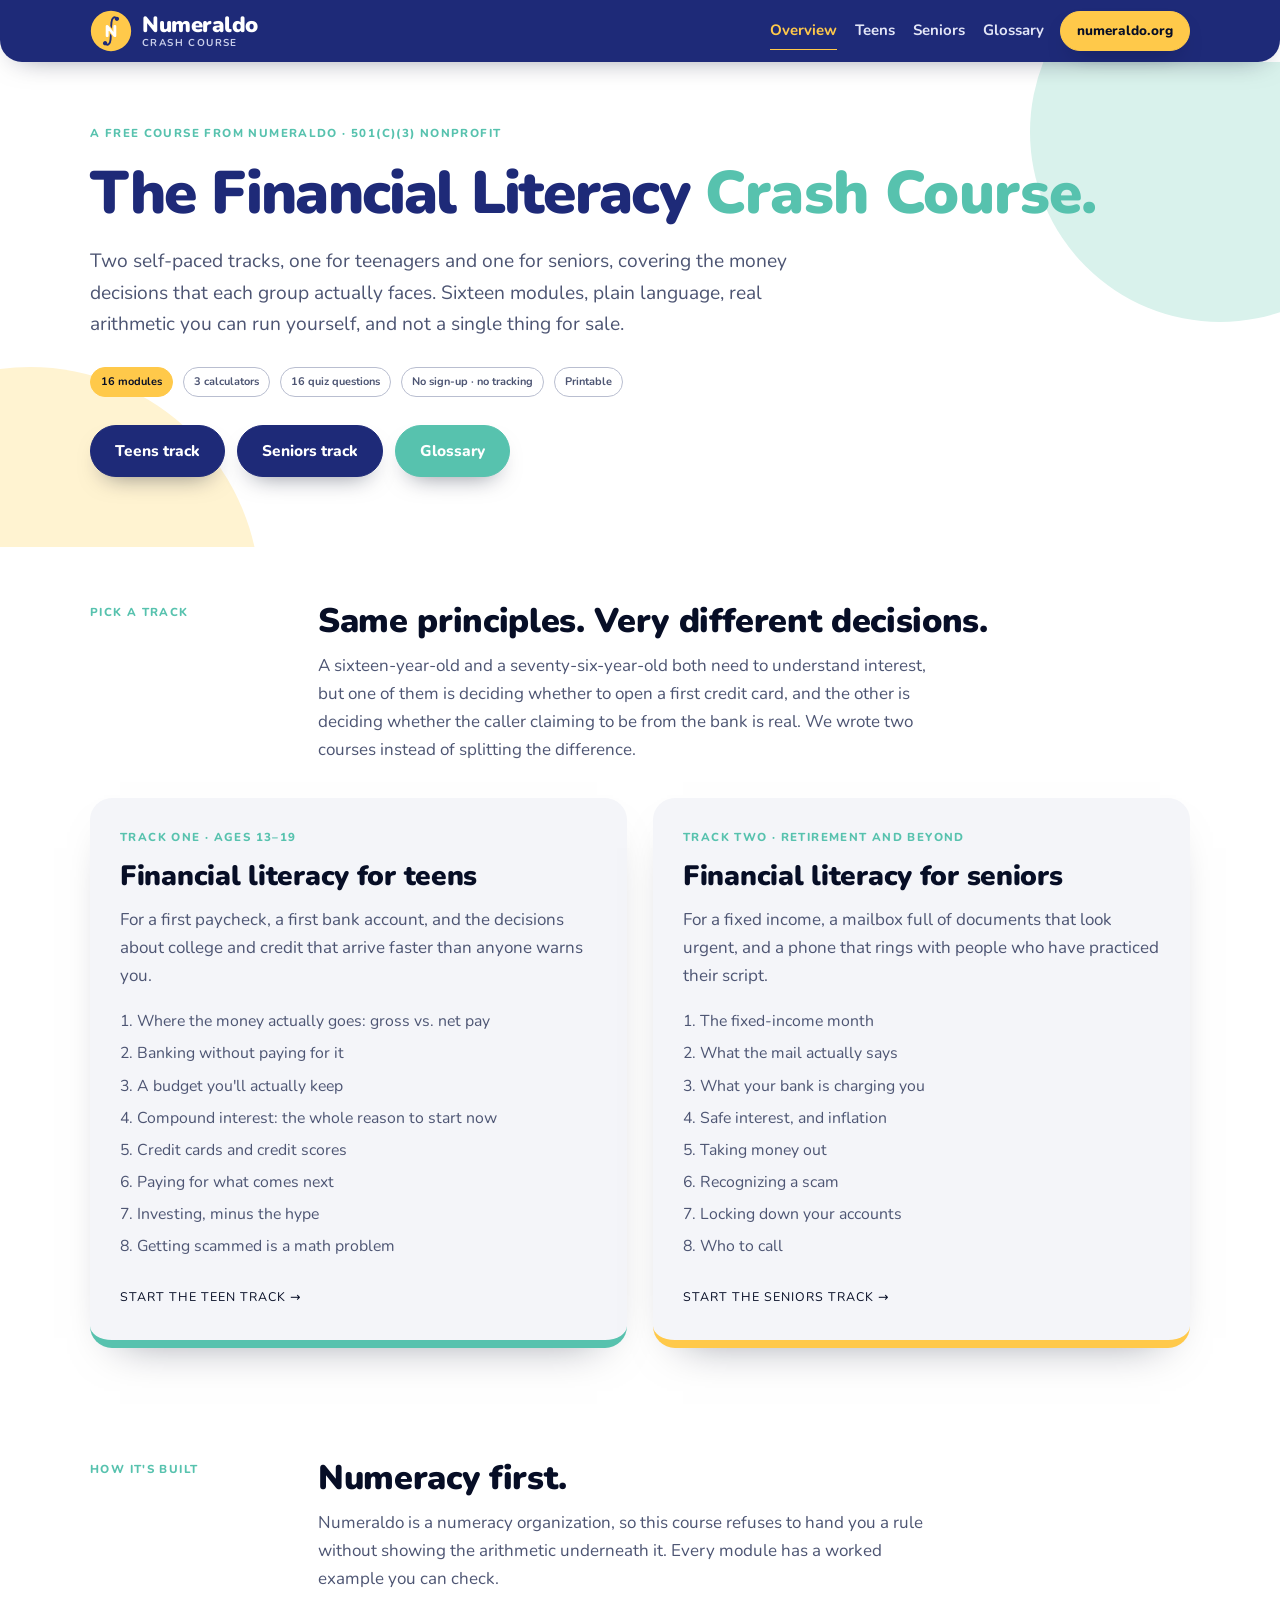
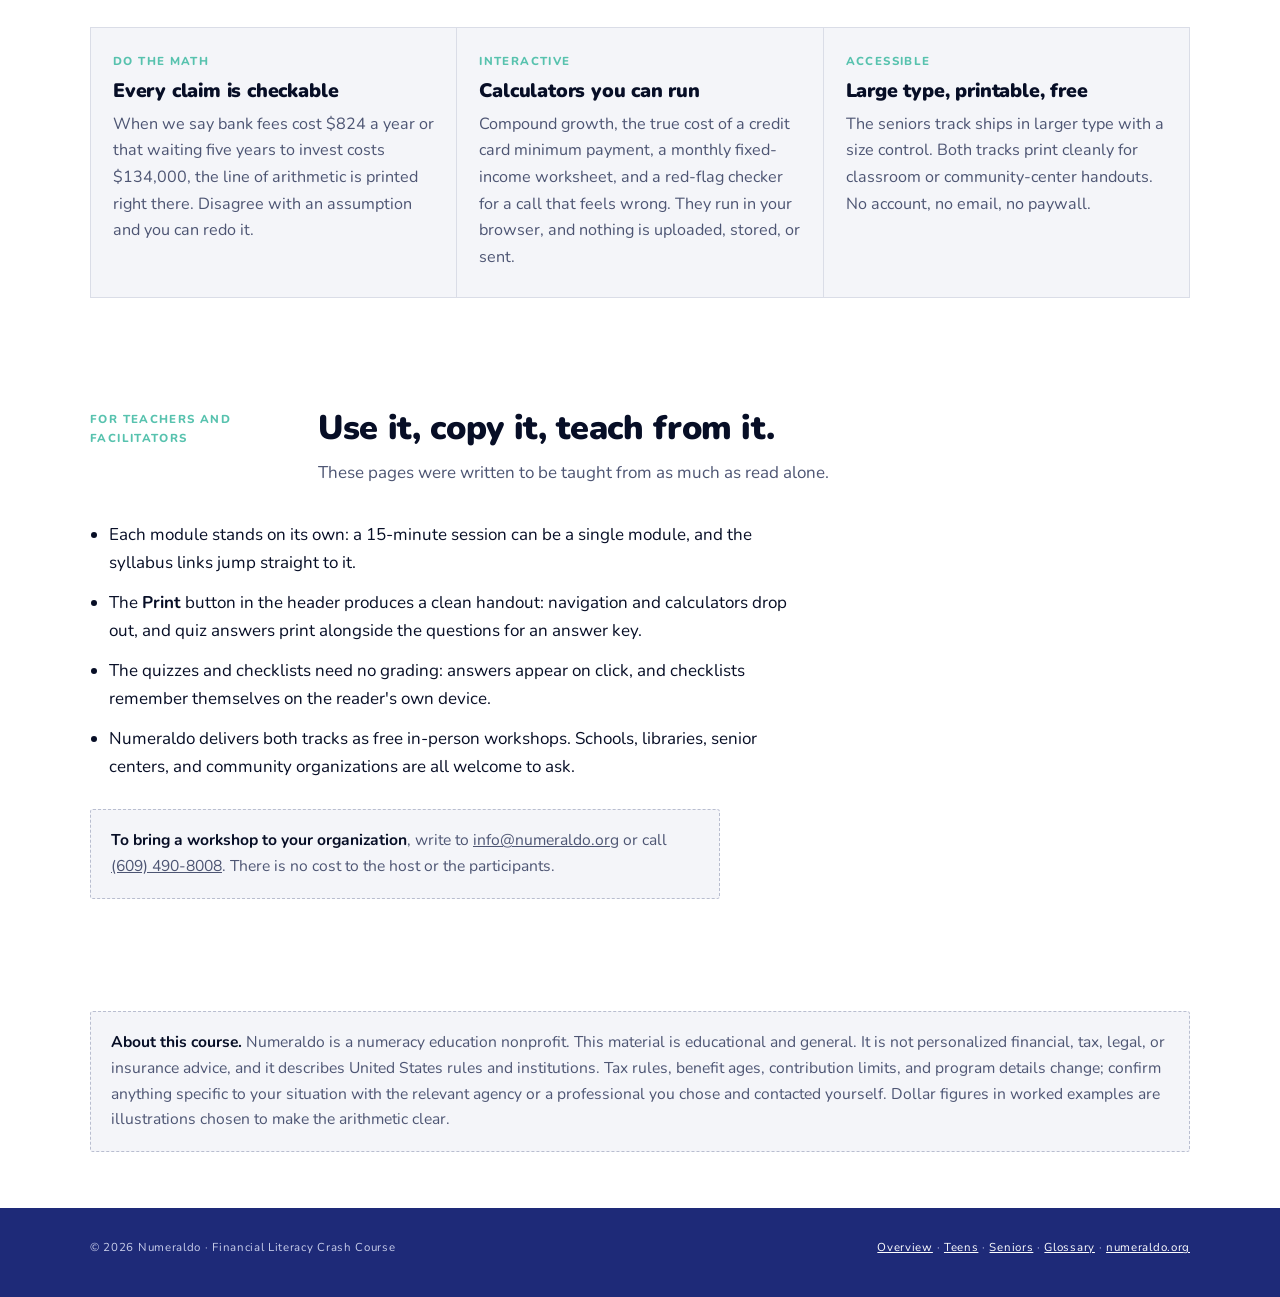
<file: crash-course/index.html>
<!DOCTYPE html>
<html lang="en">
<head>
<meta charset="utf-8">
<meta name="viewport" content="width=device-width, initial-scale=1, viewport-fit=cover">
<meta name="description" content="The Numeraldo Financial Literacy Crash Course: two free self-paced tracks, one for teens and one for seniors. Sixteen modules, plain language, real arithmetic, no sign-up.">
<meta property="og:title" content="Financial Literacy Crash Course · Numeraldo">
<meta property="og:description" content="Two free tracks: teens and seniors. Sixteen modules, real arithmetic, no sign-up.">
<meta property="og:type" content="website">
<meta property="og:image" content="https://numeraldo.org/assets/og-crash-course.png">
<meta property="og:image:width" content="1200">
<meta property="og:image:height" content="630">
<meta property="og:image:alt" content="The Financial Literacy Crash Course from Numeraldo. Two free tracks, teens and seniors, 16 modules.">
<meta name="twitter:card" content="summary_large_image">
<meta name="twitter:image" content="https://numeraldo.org/assets/og-crash-course.png">
<link rel="icon" href="../assets/numeraldo-fun-mark.svg" type="image/svg+xml">
<title>Financial Literacy Crash Course · Numeraldo</title>
<link rel="preconnect" href="https://fonts.googleapis.com">
<link rel="preconnect" href="https://fonts.gstatic.com" crossorigin>
<link rel="stylesheet" href="https://fonts.googleapis.com/css2?family=Nunito:wght@400;600;700;800;900&family=Bricolage+Grotesque:opsz,wght@12..96,500;12..96,600;12..96,800&family=IBM+Plex+Mono:wght@400;500;600&family=Source+Serif+4:ital,opsz,wght@0,8..60,400;0,8..60,600;1,8..60,400&display=swap">
<link rel="stylesheet" href="assets/course.css">
</head>
<body data-track="hub">

<a class="skip" href="#tracks">Skip to the tracks</a>

<header class="site">
  <div class="wrap bar">
    <a class="brand" href="index.html">
      <img class="mark" src="assets/numeraldo-fun-mark-sun.svg" width="42" height="42" alt="">
      <span class="wordmark">Numeraldo<small>Crash Course</small></span>
    </a>
    <nav class="main">
      <a href="index.html" aria-current="page">Overview</a>
      <a href="teens.html">Teens</a>
      <a href="seniors.html">Seniors</a>
      <a href="glossary.html">Glossary</a>
    </nav>
    <a class="btn ghost sm" href="https://numeraldo.org/" rel="noopener">numeraldo.org</a>
  </div>
</header>

<main id="top">

  <div class="hero">
    <div class="wrap">
      <span class="eyebrow">A free course from Numeraldo · 501(c)(3) nonprofit</span>
      <h1 class="lede">The Financial Literacy <em>Crash Course.</em></h1>
      <p class="sub">Two self-paced tracks, one for teenagers and one for seniors, covering the money
        decisions that each group actually faces. Sixteen modules, plain language, real arithmetic you
        can run yourself, and not a single thing for sale.</p>
      <div class="facts">
        <span class="chip on">16 modules</span>
        <span class="chip">3 calculators</span>
        <span class="chip">16 quiz questions</span>
        <span class="chip">No sign-up · no tracking</span>
        <span class="chip">Printable</span>
      </div>
      <div class="hero-cta">
        <a class="btn" href="teens.html">Teens track</a>
        <a class="btn" href="seniors.html">Seniors track</a>
        <a class="btn ghost" href="glossary.html">Glossary</a>
      </div>
    </div>
  </div>

  <section id="tracks">
    <div class="wrap">
      <div class="sec-head">
        <span class="eyebrow">Pick a track</span>
        <div>
          <h2>Same principles. Very different decisions.</h2>
          <p>A sixteen-year-old and a seventy-six-year-old both need to understand interest, but one
            of them is deciding whether to open a first credit card, and the other is deciding whether
            the caller claiming to be from the bank is real. We wrote two courses instead of splitting
            the difference.</p>
        </div>
      </div>

      <div class="tracks">
        <a class="track" href="teens.html">
          <span class="eyebrow">Track one · Ages 13–19</span>
          <h3>Financial literacy for teens</h3>
          <p>For a first paycheck, a first bank account, and the decisions about college and credit
            that arrive faster than anyone warns you.</p>
          <ol>
            <li>Where the money actually goes: gross vs. net pay</li>
            <li>Banking without paying for it</li>
            <li>A budget you'll actually keep</li>
            <li>Compound interest: the whole reason to start now</li>
            <li>Credit cards and credit scores</li>
            <li>Paying for what comes next</li>
            <li>Investing, minus the hype</li>
            <li>Getting scammed is a math problem</li>
          </ol>
          <span class="go">Start the teen track →</span>
        </a>

        <a class="track" href="seniors.html">
          <span class="eyebrow">Track two · Retirement and beyond</span>
          <h3>Financial literacy for seniors</h3>
          <p>For a fixed income, a mailbox full of documents that look urgent, and a phone that rings
            with people who have practiced their script.</p>
          <ol>
            <li>The fixed-income month</li>
            <li>What the mail actually says</li>
            <li>What your bank is charging you</li>
            <li>Safe interest, and inflation</li>
            <li>Taking money out</li>
            <li>Recognizing a scam</li>
            <li>Locking down your accounts</li>
            <li>Who to call</li>
          </ol>
          <span class="go">Start the seniors track →</span>
        </a>
      </div>
    </div>
  </section>

  <section id="approach">
    <div class="wrap">
      <div class="sec-head">
        <span class="eyebrow">How it's built</span>
        <div>
          <h2>Numeracy first.</h2>
          <p>Numeraldo is a numeracy organization, so this course refuses to hand you a rule without
            showing the arithmetic underneath it. Every module has a worked example you can check.</p>
        </div>
      </div>
      <div class="grid3">
        <article>
          <span class="eyebrow">Do the math</span>
          <h3>Every claim is checkable</h3>
          <p>When we say bank fees cost $824 a year or that waiting five years to invest costs
            $134,000, the line of arithmetic is printed right there. Disagree with an assumption and
            you can redo it.</p>
        </article>
        <article>
          <span class="eyebrow">Interactive</span>
          <h3>Calculators you can run</h3>
          <p>Compound growth, the true cost of a credit card minimum payment, a monthly
            fixed-income worksheet, and a red-flag checker for a call that feels wrong. They run in
            your browser, and nothing is uploaded, stored, or sent.</p>
        </article>
        <article>
          <span class="eyebrow">Accessible</span>
          <h3>Large type, printable, free</h3>
          <p>The seniors track ships in larger type with a size control. Both tracks print cleanly for
            classroom or community-center handouts. No account, no email, no paywall.</p>
        </article>
      </div>
    </div>
  </section>

  <section id="teach">
    <div class="wrap">
      <div class="sec-head">
        <span class="eyebrow">For teachers and facilitators</span>
        <div>
          <h2>Use it, copy it, teach from it.</h2>
          <p>These pages were written to be taught from as much as read alone.</p>
        </div>
      </div>
      <ul class="teach-list">
        <li>Each module stands on its own: a 15-minute session can be a single module, and the
          syllabus links jump straight to it.</li>
        <li>The <strong>Print</strong> button in the header produces a clean handout: navigation and
          calculators drop out, and quiz answers print alongside the questions for an answer key.</li>
        <li>The quizzes and checklists need no grading: answers appear on click, and checklists
          remember themselves on the reader's own device.</li>
        <li>Numeraldo delivers both tracks as free in-person workshops. Schools, libraries, senior
          centers, and community organizations are all welcome to ask.</li>
      </ul>
      <div class="note teach-note">
        <b>To bring a workshop to your organization</b>, write to
        <a href="mailto:info@numeraldo.org">info@numeraldo.org</a> or call
        <a href="tel:+16094908008">(609) 490-8008</a>. There is no cost to the host or the participants.
      </div>
    </div>
  </section>

  <section id="fineprint">
    <div class="wrap">
      <div class="note">
        <b>About this course.</b> Numeraldo is a numeracy education nonprofit. This material is
        educational and general. It is not personalized financial, tax, legal, or insurance advice, and
        it describes United States rules and institutions. Tax rules, benefit ages, contribution limits,
        and program details change; confirm anything specific to your situation with the relevant
        agency or a professional you chose and contacted yourself. Dollar figures in worked examples are
        illustrations chosen to make the arithmetic clear.
      </div>
    </div>
  </section>

</main>

<footer class="site">
  <div class="wrap foot">
    <span>&copy; <span data-year>2026</span> Numeraldo &middot; Financial Literacy Crash Course</span>
    <span><a href="index.html">Overview</a> &middot; <a href="teens.html">Teens</a> &middot; <a href="seniors.html">Seniors</a> &middot; <a href="glossary.html">Glossary</a> &middot; <a href="https://numeraldo.org/" rel="noopener">numeraldo.org</a></span>
  </div>
</footer>

<script src="assets/course.js"></script>
</body>
</html>
</file>
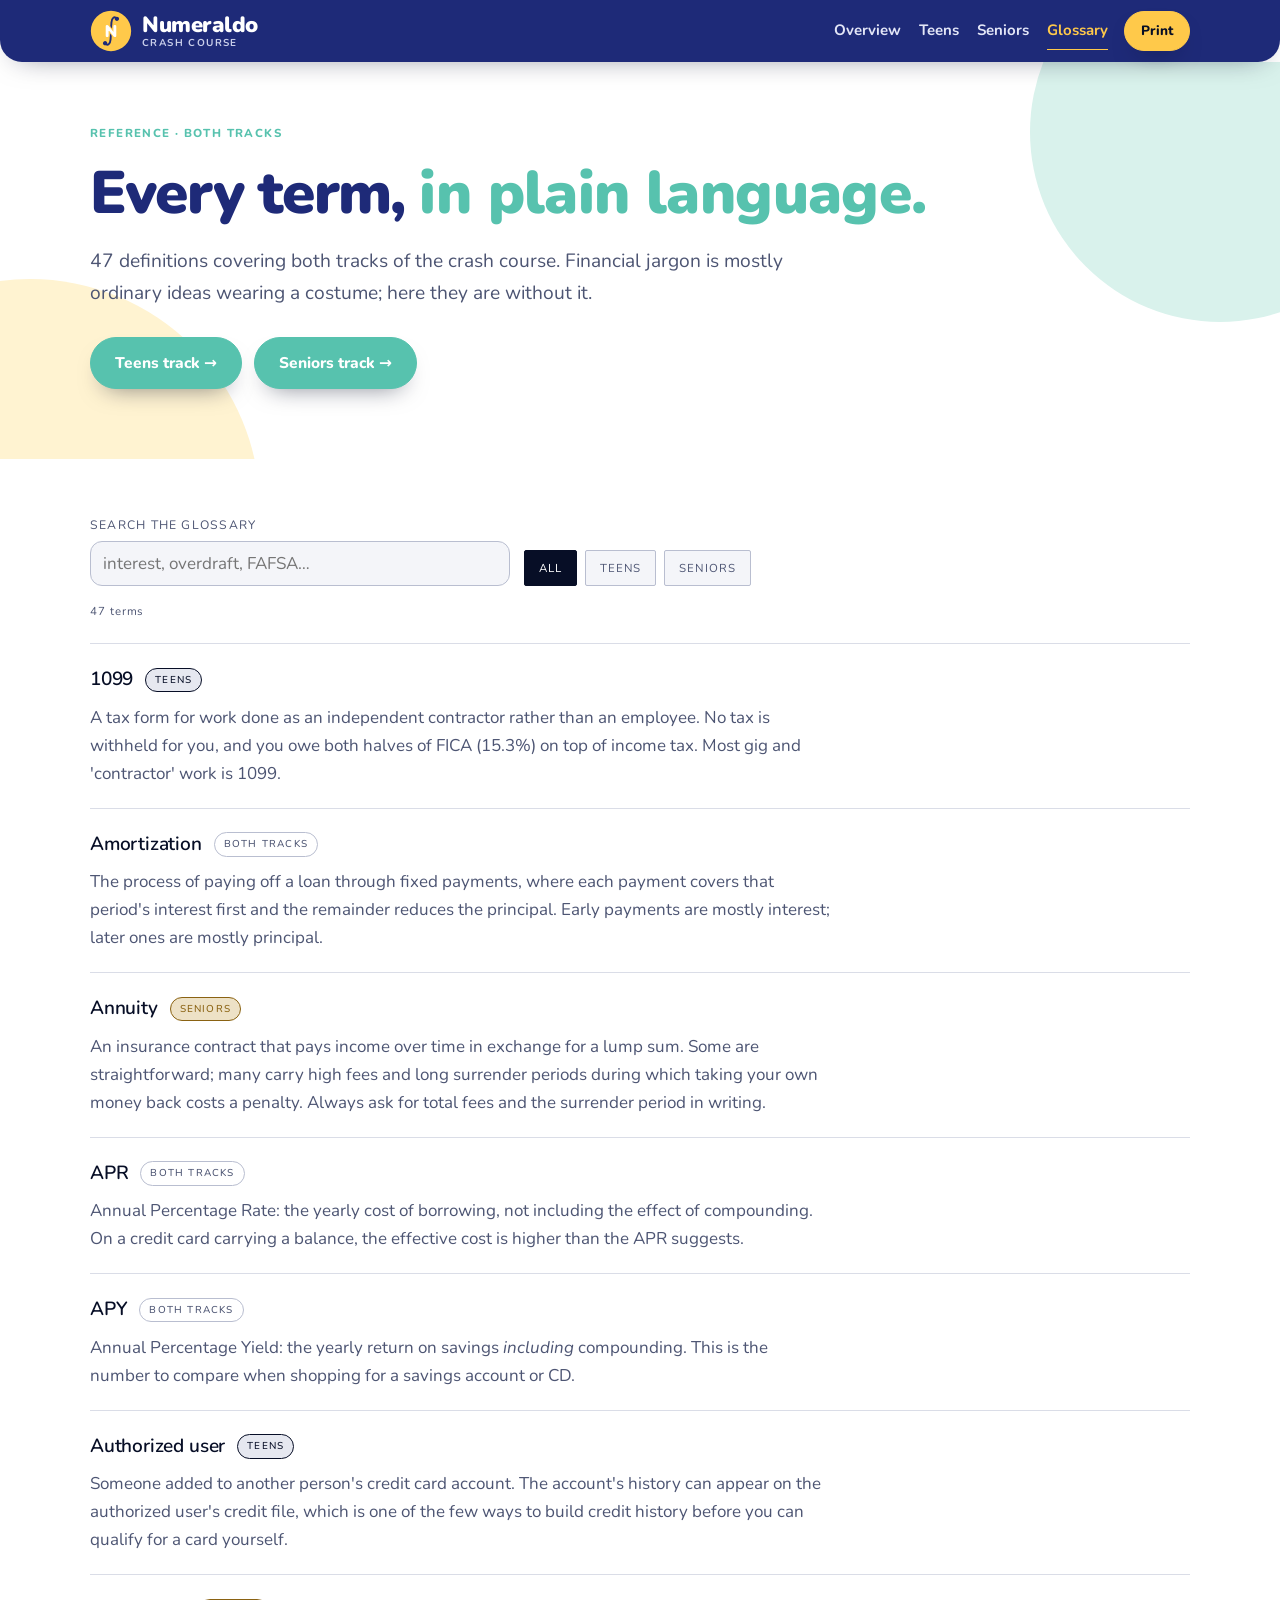
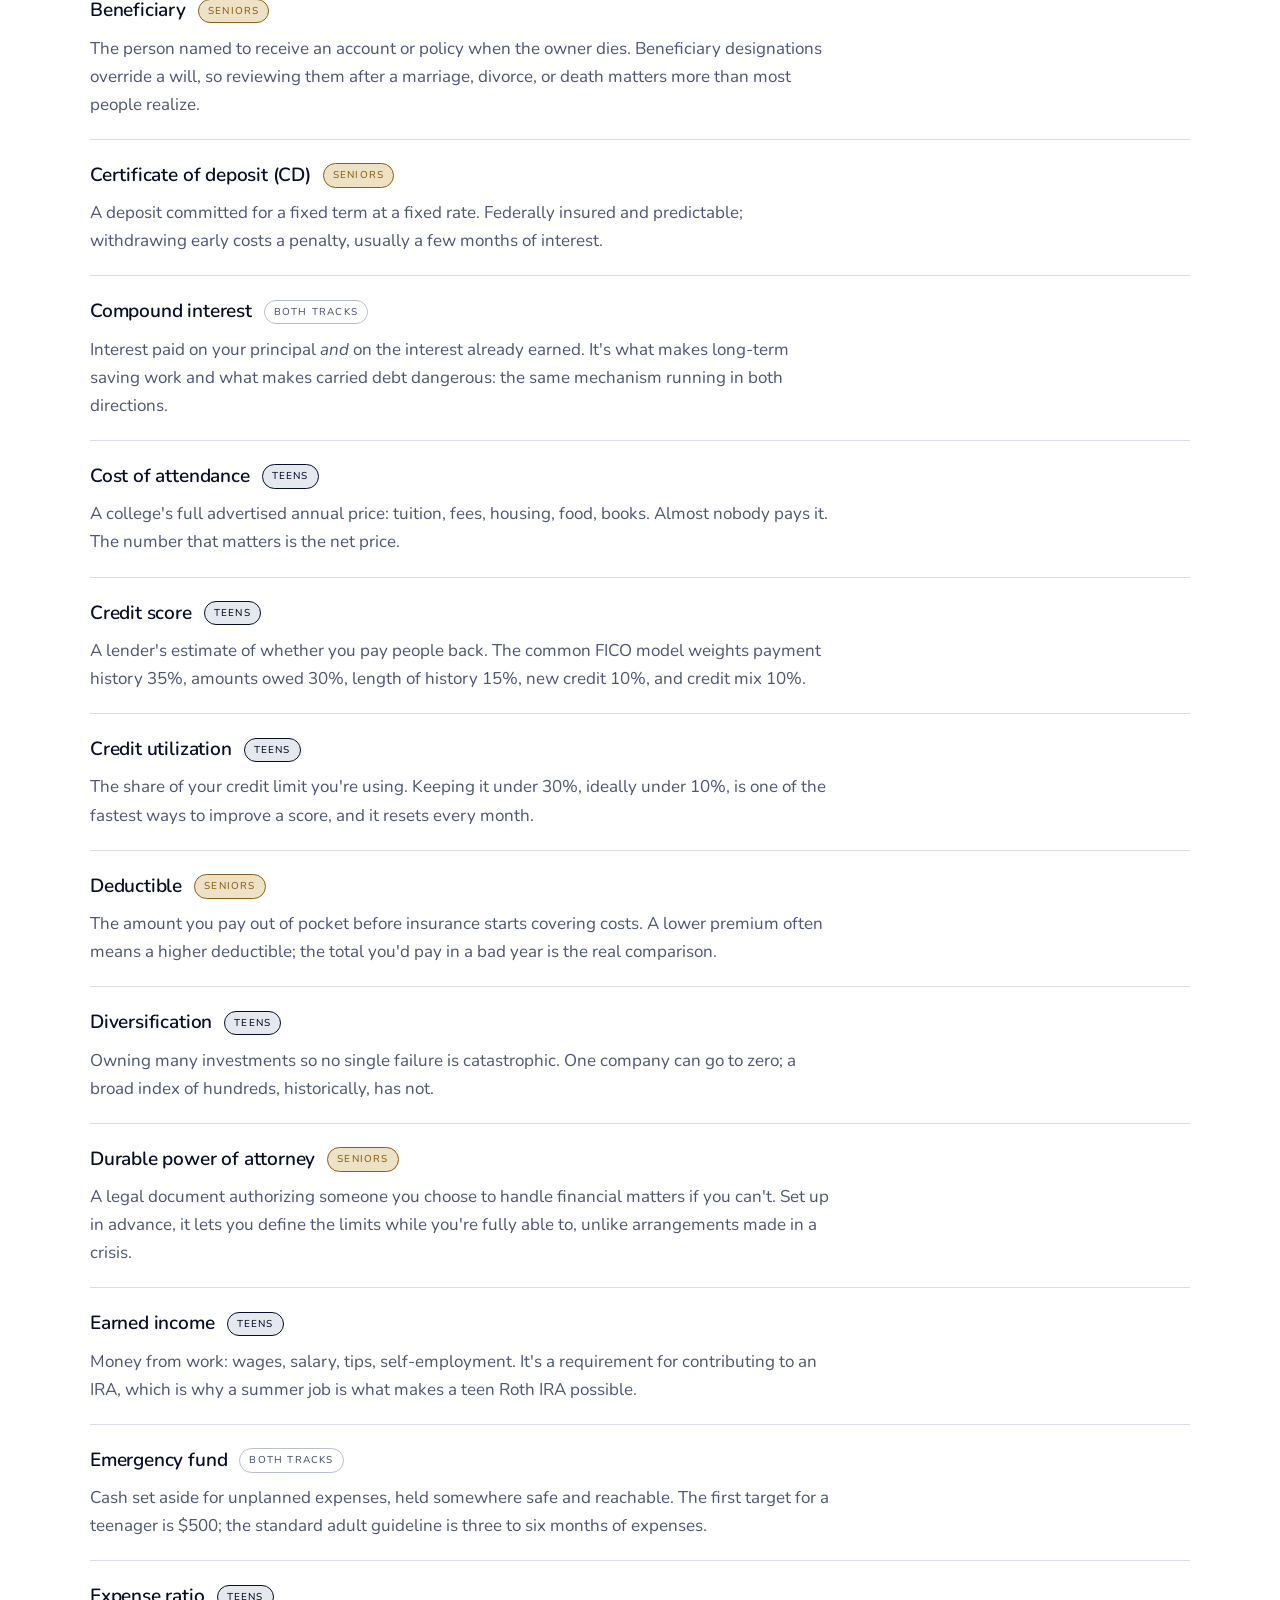
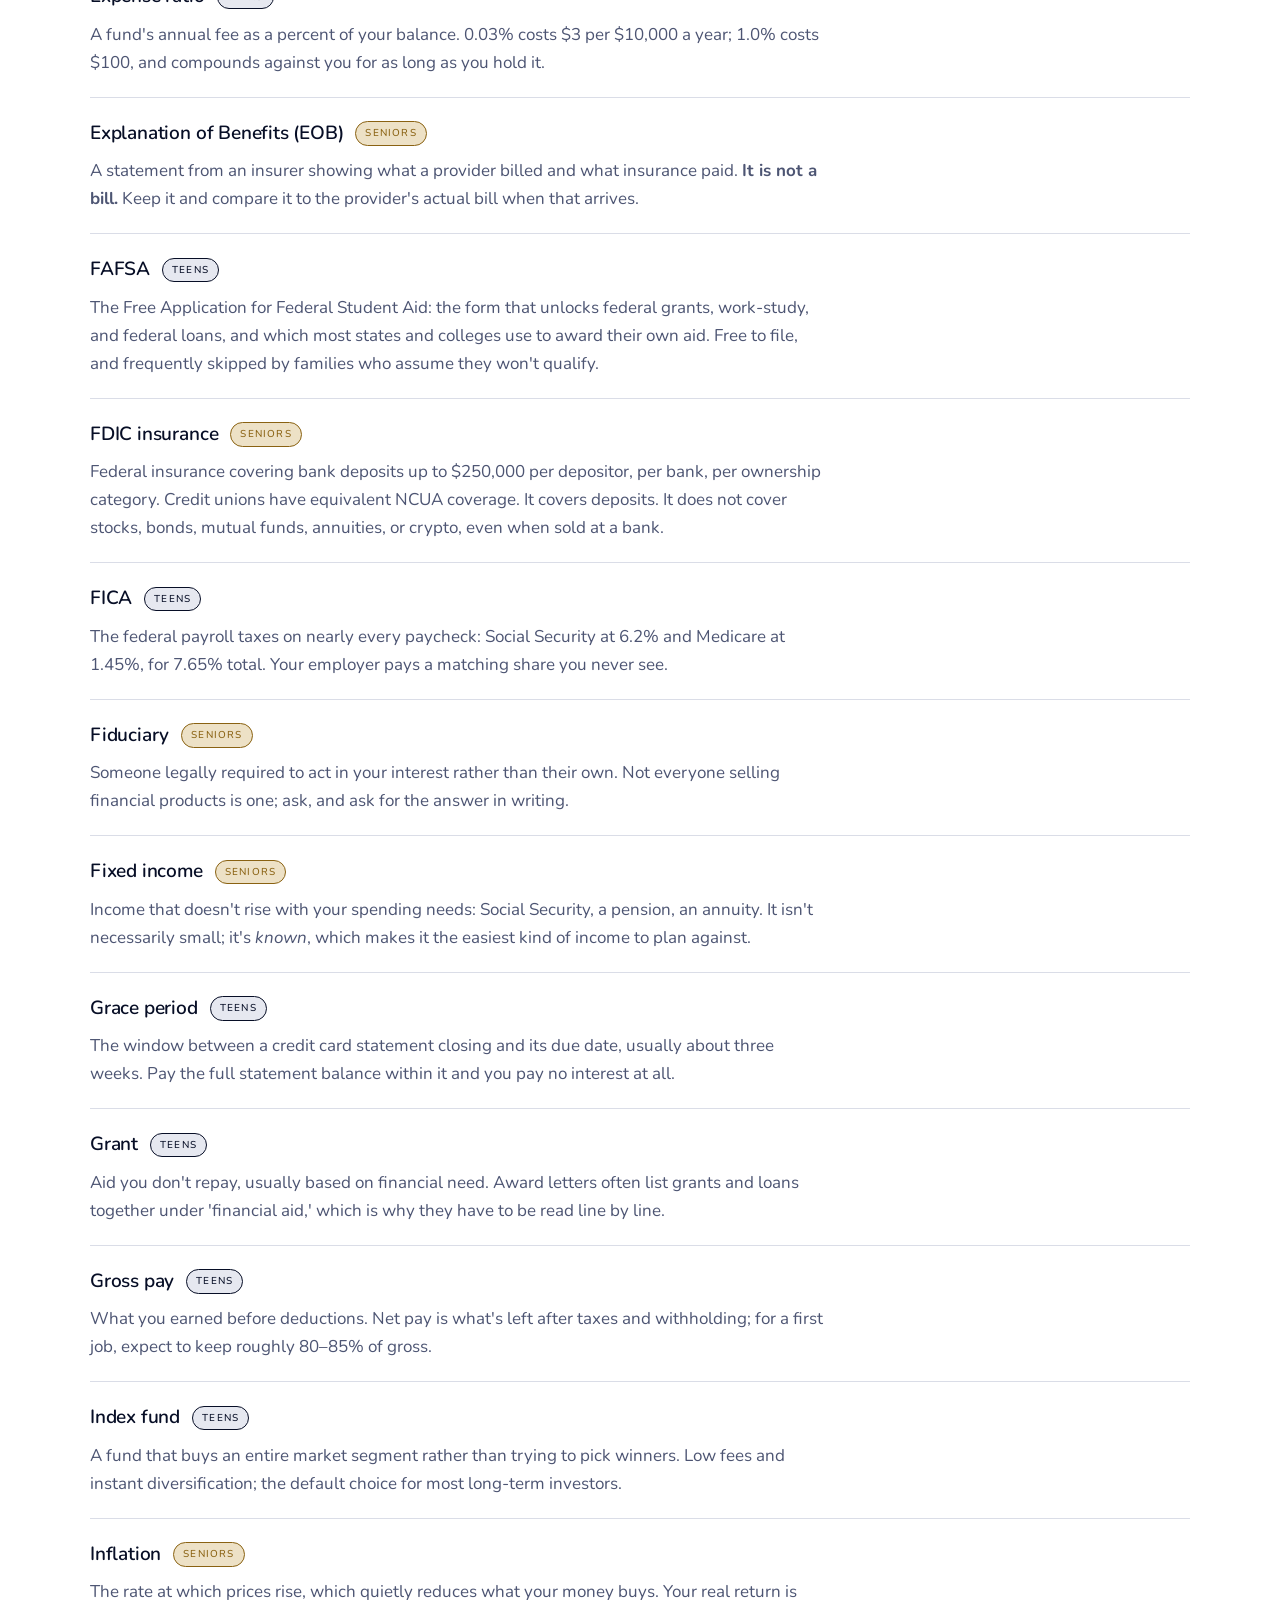
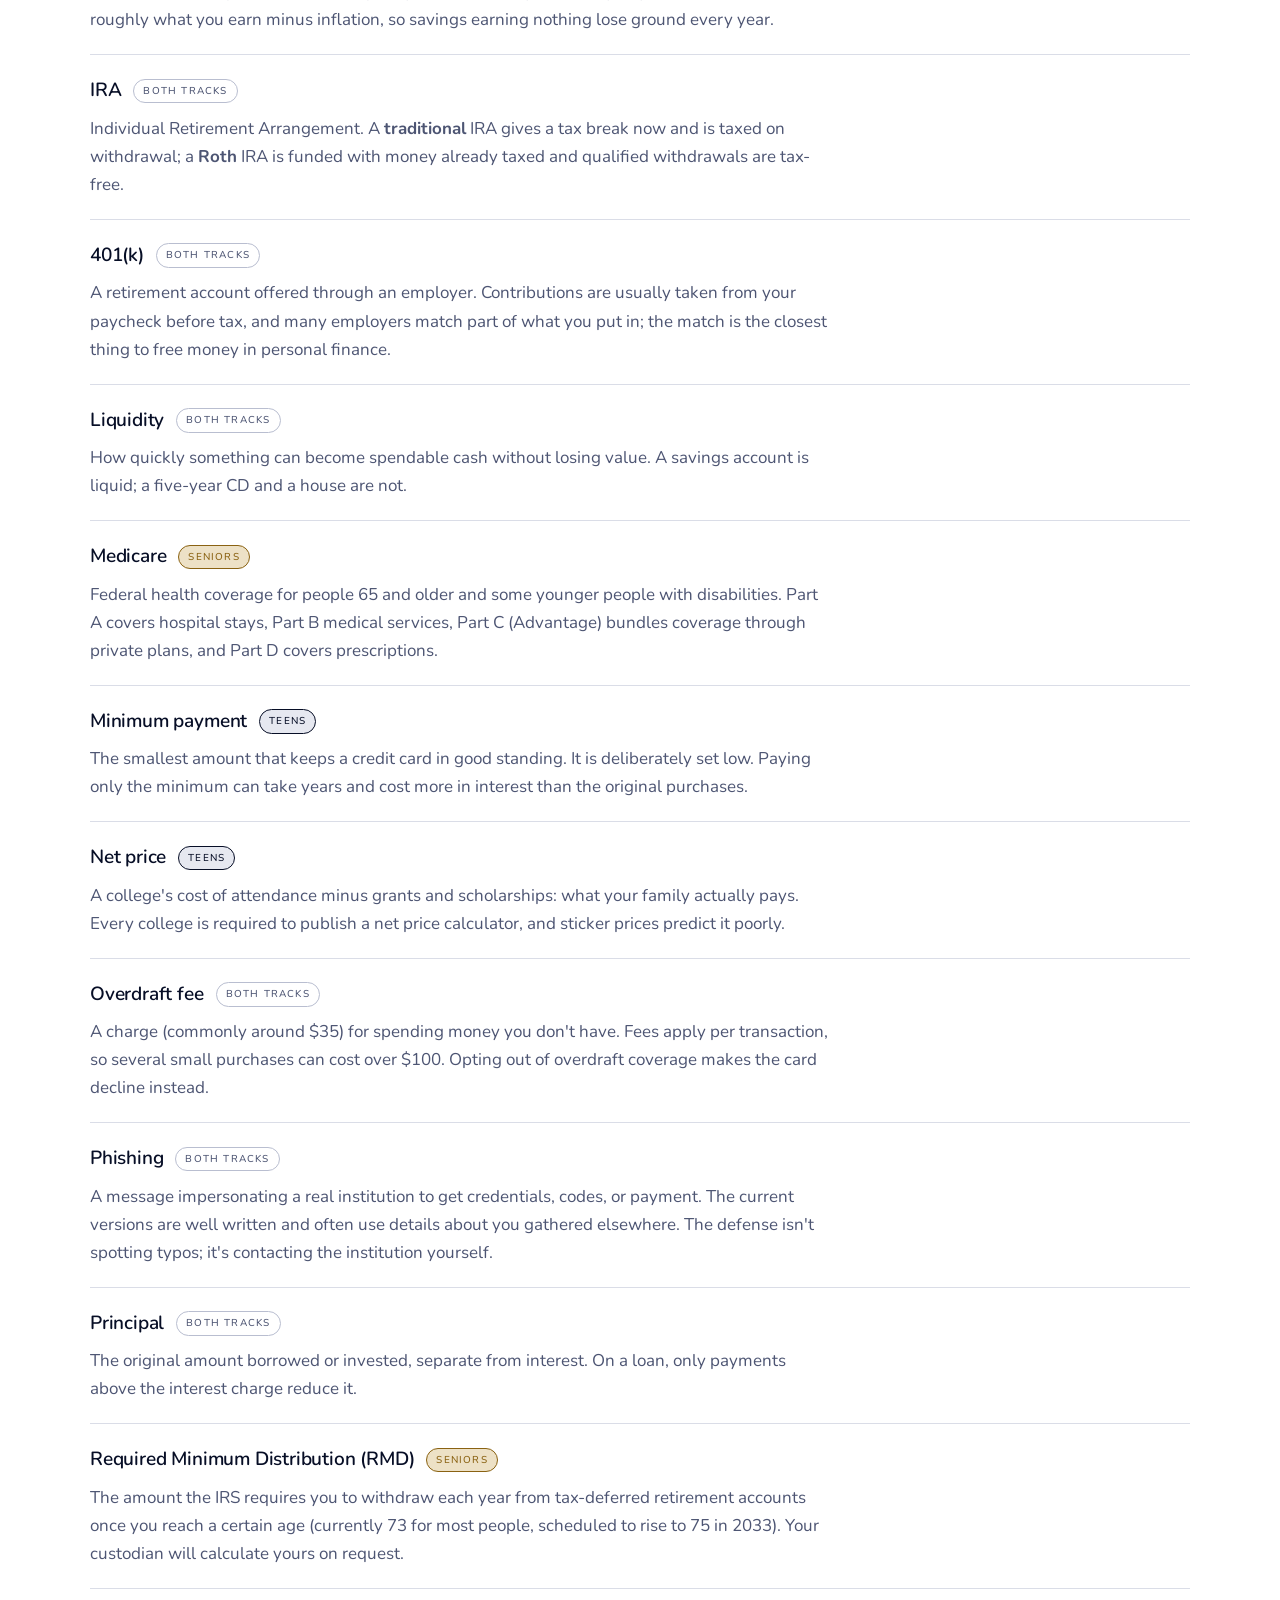
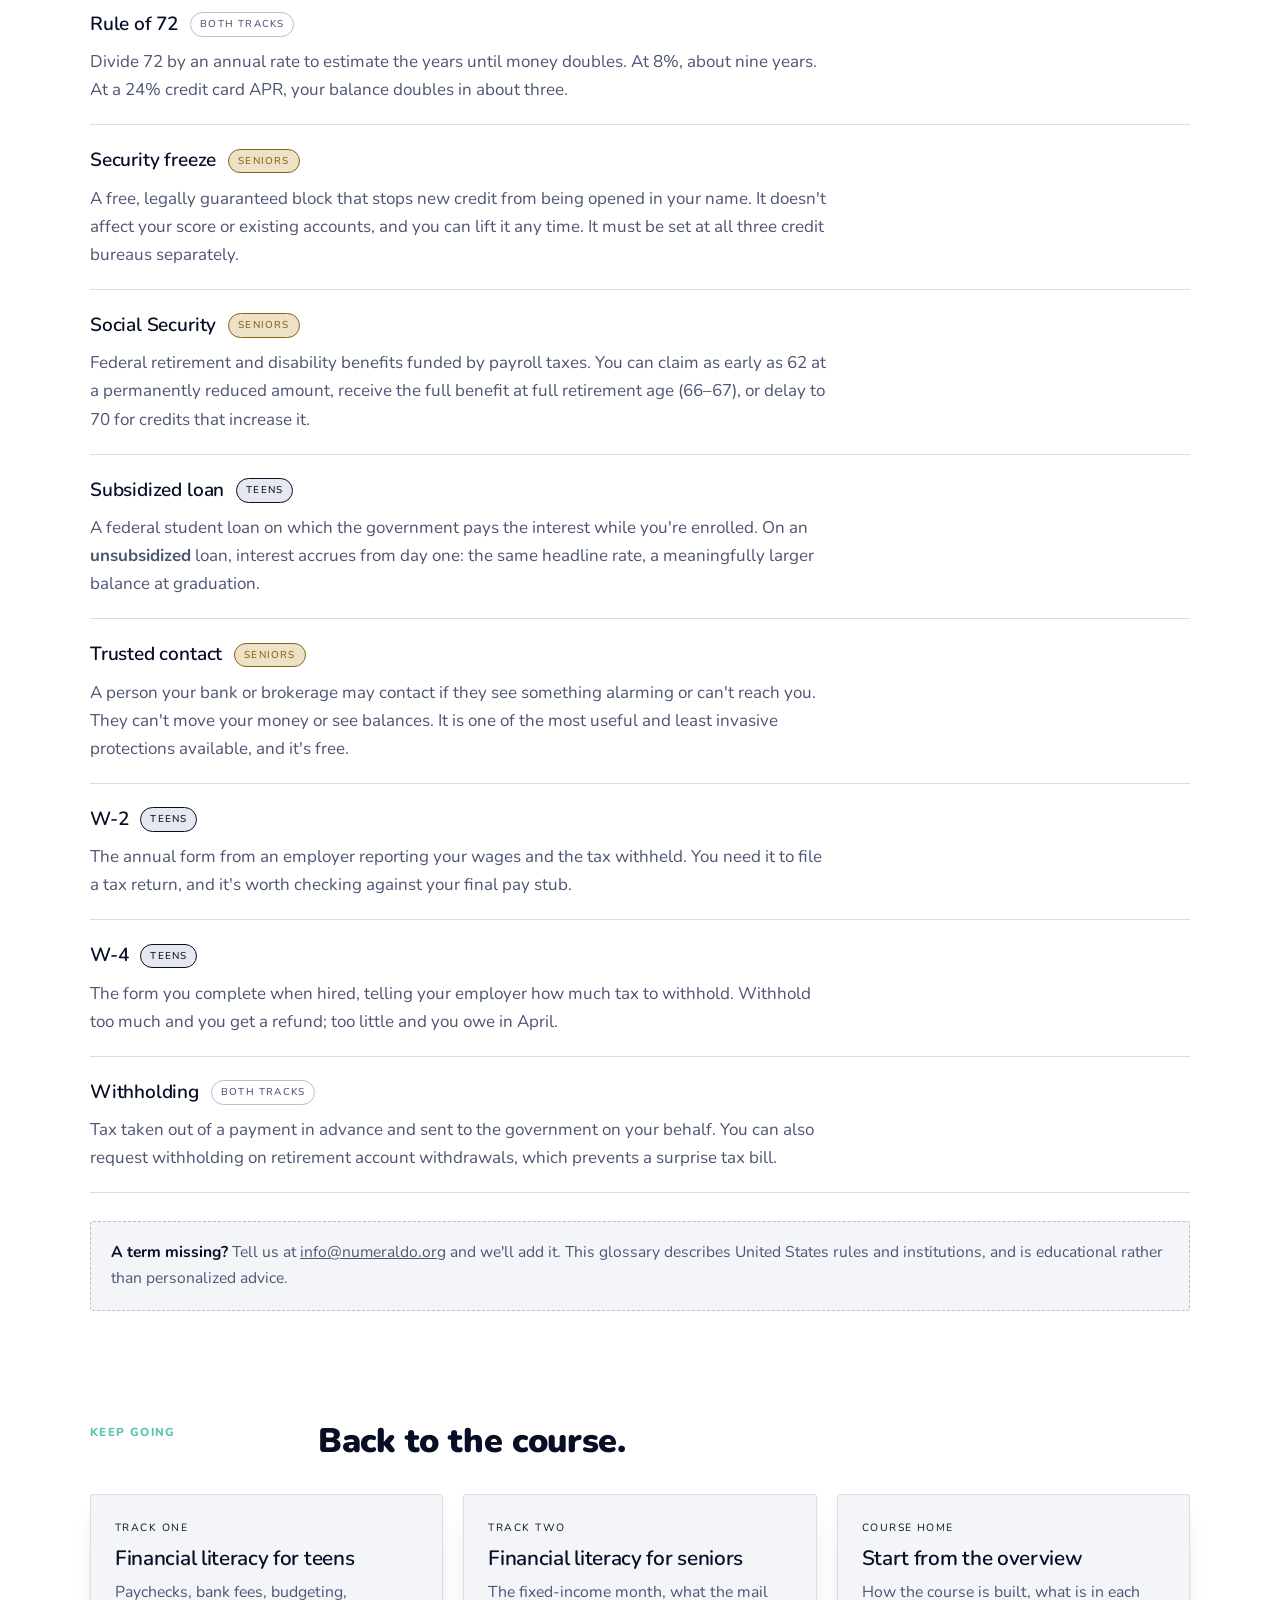
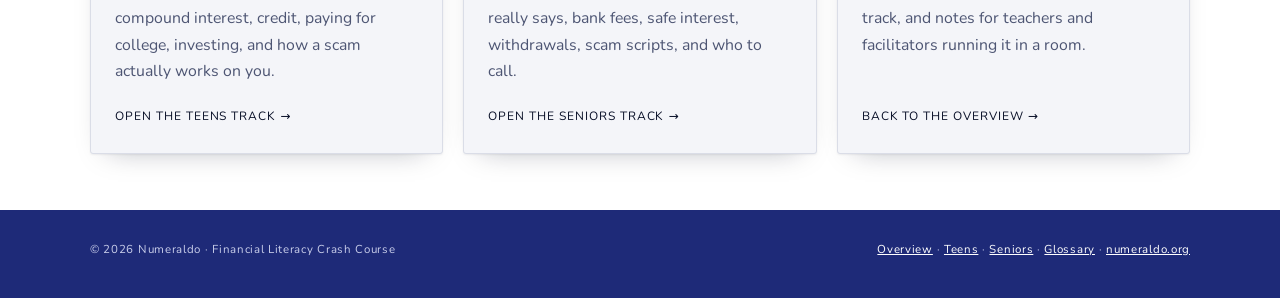
<file: crash-course/glossary.html>
<!DOCTYPE html>
<html lang="en">
<head>
<meta charset="utf-8">
<meta name="viewport" content="width=device-width, initial-scale=1, viewport-fit=cover">
<meta name="description" content="Plain-language definitions of every financial term used in the Numeraldo Financial Literacy Crash Course: from APR and compound interest to required minimum distributions and security freezes.">
<meta property="og:title" content="Glossary · Financial Literacy Crash Course">
<meta property="og:description" content="Every term in the course, defined in plain language.">
<meta property="og:type" content="article">
<meta property="og:image" content="https://numeraldo.org/assets/og-crash-course.png">
<meta property="og:image:width" content="1200">
<meta property="og:image:height" content="630">
<meta property="og:image:alt" content="The Financial Literacy Crash Course from Numeraldo. Two free tracks, teens and seniors, 16 modules.">
<meta name="twitter:card" content="summary_large_image">
<meta name="twitter:image" content="https://numeraldo.org/assets/og-crash-course.png">
<link rel="icon" href="../assets/numeraldo-fun-mark.svg" type="image/svg+xml">
<title>Glossary · Financial Literacy Crash Course · Numeraldo</title>
<link rel="preconnect" href="https://fonts.googleapis.com">
<link rel="preconnect" href="https://fonts.gstatic.com" crossorigin>
<link rel="stylesheet" href="https://fonts.googleapis.com/css2?family=Nunito:wght@400;600;700;800;900&family=Bricolage+Grotesque:opsz,wght@12..96,500;12..96,600;12..96,800&family=IBM+Plex+Mono:wght@400;500;600&family=Source+Serif+4:ital,opsz,wght@0,8..60,400;0,8..60,600;1,8..60,400&display=swap">
<link rel="stylesheet" href="assets/course.css">
<style>
  .gl-controls{display:flex;flex-wrap:wrap;gap:14px;align-items:flex-end;margin-bottom:8px}
  .gl-controls .field{flex:1 1 260px;max-width:420px}
  .gl-filters{display:flex;gap:8px;flex-wrap:wrap}
  .gl-filters button{
    font-family:var(--mono);font-size:11.5px;letter-spacing:.08em;text-transform:uppercase;
    padding:9px 14px;border:1.5px solid var(--line-strong);background:var(--surface);
    color:var(--muted);border-radius:2px;cursor:pointer;
  }
  .gl-filters button[aria-pressed="true"]{background:var(--accent);border-color:var(--accent);color:var(--paper)}
  .gl-count{font-family:var(--mono);font-size:11.5px;letter-spacing:.08em;color:var(--muted);margin-top:16px}
  .glossary{margin:22px 0 0;display:flex;flex-direction:column;border-top:1px solid var(--line)}
  .gl-item{padding:20px 0;border-bottom:1px solid var(--line)}
  .gl-item dt{
    font-family:var(--display);font-weight:600;font-size:1.12em;letter-spacing:-.01em;
    display:flex;align-items:center;gap:12px;flex-wrap:wrap;margin:0;
  }
  .gl-item dd{margin:8px 0 0;color:var(--muted);max-width:74ch}
  .gl-tag{
    font-family:var(--mono);font-size:10px;font-weight:500;letter-spacing:.12em;text-transform:uppercase;
    padding:3px 9px;border-radius:999px;border:1px solid var(--line-strong);color:var(--muted);
  }
  .gl-tag.teens{border-color:var(--accent);color:var(--accent);background:var(--accent-soft)}
  .gl-tag.seniors{border-color:var(--gold);color:var(--gold);background:var(--gold-soft)}
  .gl-empty{padding:30px 0;color:var(--muted)}
  @media print{.gl-controls,.gl-count{display:none!important}}
</style>
</head>
<body data-track="glossary">

<a class="skip" href="#glossary">Skip to the glossary</a>

<header class="site">
  <div class="wrap bar">
    <a class="brand" href="index.html">
      <img class="mark" src="assets/numeraldo-fun-mark-sun.svg" width="42" height="42" alt="">
      <span class="wordmark">Numeraldo<small>Crash Course</small></span>
    </a>
    <nav class="main">
      <a href="index.html">Overview</a>
      <a href="teens.html">Teens</a>
      <a href="seniors.html">Seniors</a>
      <a href="glossary.html" aria-current="page">Glossary</a>
    </nav>
    <a class="btn ghost sm noprint" href="#" data-print>Print</a>
  </div>
</header>

<main id="top">

  <div class="hero">
    <div class="wrap">
      <span class="eyebrow">Reference · Both tracks</span>
      <h1 class="lede">Every term, <em>in plain language.</em></h1>
      <p class="sub">47 definitions covering both tracks of the crash course. Financial jargon is
        mostly ordinary ideas wearing a costume; here they are without it.</p>
      <div class="hero-cta noprint">
        <a class="btn ghost" href="teens.html">Teens track &rarr;</a>
        <a class="btn ghost" href="seniors.html">Seniors track &rarr;</a>
      </div>
    </div>
  </div>

  <section id="glossary">
    <div class="wrap">
      <div class="gl-controls noprint">
        <div class="field">
          <label for="gl-q">Search the glossary</label>
          <input type="search" id="gl-q" placeholder="interest, overdraft, FAFSA…" autocomplete="off">
        </div>
        <div class="gl-filters" role="group" aria-label="Filter by track">
          <button type="button" data-filter="all" aria-pressed="true">All</button>
          <button type="button" data-filter="teens" aria-pressed="false">Teens</button>
          <button type="button" data-filter="seniors" aria-pressed="false">Seniors</button>
        </div>
      </div>
      <p class="gl-count" id="gl-count" aria-live="polite"></p>

      <dl class="glossary" id="gl-list">
        <div class="gl-item" data-track="teens" data-term="1099">
          <dt>1099 <span class="gl-tag teens">Teens</span></dt>
          <dd>A tax form for work done as an independent contractor rather than an employee. No tax is withheld for you, and you owe both halves of FICA (15.3%) on top of income tax. Most gig and 'contractor' work is 1099.</dd>
        </div>
        <div class="gl-item" data-track="teens seniors" data-term="amortization">
          <dt>Amortization <span class="gl-tag both">Both tracks</span></dt>
          <dd>The process of paying off a loan through fixed payments, where each payment covers that period's interest first and the remainder reduces the principal. Early payments are mostly interest; later ones are mostly principal.</dd>
        </div>
        <div class="gl-item" data-track="seniors" data-term="annuity">
          <dt>Annuity <span class="gl-tag seniors">Seniors</span></dt>
          <dd>An insurance contract that pays income over time in exchange for a lump sum. Some are straightforward; many carry high fees and long surrender periods during which taking your own money back costs a penalty. Always ask for total fees and the surrender period in writing.</dd>
        </div>
        <div class="gl-item" data-track="teens seniors" data-term="apr">
          <dt>APR <span class="gl-tag both">Both tracks</span></dt>
          <dd>Annual Percentage Rate: the yearly cost of borrowing, not including the effect of compounding. On a credit card carrying a balance, the effective cost is higher than the APR suggests.</dd>
        </div>
        <div class="gl-item" data-track="teens seniors" data-term="apy">
          <dt>APY <span class="gl-tag both">Both tracks</span></dt>
          <dd>Annual Percentage Yield: the yearly return on savings <em>including</em> compounding. This is the number to compare when shopping for a savings account or CD.</dd>
        </div>
        <div class="gl-item" data-track="teens" data-term="authorized user">
          <dt>Authorized user <span class="gl-tag teens">Teens</span></dt>
          <dd>Someone added to another person's credit card account. The account's history can appear on the authorized user's credit file, which is one of the few ways to build credit history before you can qualify for a card yourself.</dd>
        </div>
        <div class="gl-item" data-track="seniors" data-term="beneficiary">
          <dt>Beneficiary <span class="gl-tag seniors">Seniors</span></dt>
          <dd>The person named to receive an account or policy when the owner dies. Beneficiary designations override a will, so reviewing them after a marriage, divorce, or death matters more than most people realize.</dd>
        </div>
        <div class="gl-item" data-track="seniors" data-term="certificate of deposit (cd)">
          <dt>Certificate of deposit (CD) <span class="gl-tag seniors">Seniors</span></dt>
          <dd>A deposit committed for a fixed term at a fixed rate. Federally insured and predictable; withdrawing early costs a penalty, usually a few months of interest.</dd>
        </div>
        <div class="gl-item" data-track="teens seniors" data-term="compound interest">
          <dt>Compound interest <span class="gl-tag both">Both tracks</span></dt>
          <dd>Interest paid on your principal <em>and</em> on the interest already earned. It's what makes long-term saving work and what makes carried debt dangerous: the same mechanism running in both directions.</dd>
        </div>
        <div class="gl-item" data-track="teens" data-term="cost of attendance">
          <dt>Cost of attendance <span class="gl-tag teens">Teens</span></dt>
          <dd>A college's full advertised annual price: tuition, fees, housing, food, books. Almost nobody pays it. The number that matters is the net price.</dd>
        </div>
        <div class="gl-item" data-track="teens" data-term="credit score">
          <dt>Credit score <span class="gl-tag teens">Teens</span></dt>
          <dd>A lender's estimate of whether you pay people back. The common FICO model weights payment history 35%, amounts owed 30%, length of history 15%, new credit 10%, and credit mix 10%.</dd>
        </div>
        <div class="gl-item" data-track="teens" data-term="credit utilization">
          <dt>Credit utilization <span class="gl-tag teens">Teens</span></dt>
          <dd>The share of your credit limit you're using. Keeping it under 30%, ideally under 10%, is one of the fastest ways to improve a score, and it resets every month.</dd>
        </div>
        <div class="gl-item" data-track="seniors" data-term="deductible">
          <dt>Deductible <span class="gl-tag seniors">Seniors</span></dt>
          <dd>The amount you pay out of pocket before insurance starts covering costs. A lower premium often means a higher deductible; the total you'd pay in a bad year is the real comparison.</dd>
        </div>
        <div class="gl-item" data-track="teens" data-term="diversification">
          <dt>Diversification <span class="gl-tag teens">Teens</span></dt>
          <dd>Owning many investments so no single failure is catastrophic. One company can go to zero; a broad index of hundreds, historically, has not.</dd>
        </div>
        <div class="gl-item" data-track="seniors" data-term="durable power of attorney">
          <dt>Durable power of attorney <span class="gl-tag seniors">Seniors</span></dt>
          <dd>A legal document authorizing someone you choose to handle financial matters if you can't. Set up in advance, it lets you define the limits while you're fully able to, unlike arrangements made in a crisis.</dd>
        </div>
        <div class="gl-item" data-track="teens" data-term="earned income">
          <dt>Earned income <span class="gl-tag teens">Teens</span></dt>
          <dd>Money from work: wages, salary, tips, self-employment. It's a requirement for contributing to an IRA, which is why a summer job is what makes a teen Roth IRA possible.</dd>
        </div>
        <div class="gl-item" data-track="teens seniors" data-term="emergency fund">
          <dt>Emergency fund <span class="gl-tag both">Both tracks</span></dt>
          <dd>Cash set aside for unplanned expenses, held somewhere safe and reachable. The first target for a teenager is $500; the standard adult guideline is three to six months of expenses.</dd>
        </div>
        <div class="gl-item" data-track="teens" data-term="expense ratio">
          <dt>Expense ratio <span class="gl-tag teens">Teens</span></dt>
          <dd>A fund's annual fee as a percent of your balance. 0.03% costs $3 per $10,000 a year; 1.0% costs $100, and compounds against you for as long as you hold it.</dd>
        </div>
        <div class="gl-item" data-track="seniors" data-term="explanation of benefits (eob)">
          <dt>Explanation of Benefits (EOB) <span class="gl-tag seniors">Seniors</span></dt>
          <dd>A statement from an insurer showing what a provider billed and what insurance paid. <strong>It is not a bill.</strong> Keep it and compare it to the provider's actual bill when that arrives.</dd>
        </div>
        <div class="gl-item" data-track="teens" data-term="fafsa">
          <dt>FAFSA <span class="gl-tag teens">Teens</span></dt>
          <dd>The Free Application for Federal Student Aid: the form that unlocks federal grants, work-study, and federal loans, and which most states and colleges use to award their own aid. Free to file, and frequently skipped by families who assume they won't qualify.</dd>
        </div>
        <div class="gl-item" data-track="seniors" data-term="fdic insurance">
          <dt>FDIC insurance <span class="gl-tag seniors">Seniors</span></dt>
          <dd>Federal insurance covering bank deposits up to $250,000 per depositor, per bank, per ownership category. Credit unions have equivalent NCUA coverage. It covers deposits. It does not cover stocks, bonds, mutual funds, annuities, or crypto, even when sold at a bank.</dd>
        </div>
        <div class="gl-item" data-track="teens" data-term="fica">
          <dt>FICA <span class="gl-tag teens">Teens</span></dt>
          <dd>The federal payroll taxes on nearly every paycheck: Social Security at 6.2% and Medicare at 1.45%, for 7.65% total. Your employer pays a matching share you never see.</dd>
        </div>
        <div class="gl-item" data-track="seniors" data-term="fiduciary">
          <dt>Fiduciary <span class="gl-tag seniors">Seniors</span></dt>
          <dd>Someone legally required to act in your interest rather than their own. Not everyone selling financial products is one; ask, and ask for the answer in writing.</dd>
        </div>
        <div class="gl-item" data-track="seniors" data-term="fixed income">
          <dt>Fixed income <span class="gl-tag seniors">Seniors</span></dt>
          <dd>Income that doesn't rise with your spending needs: Social Security, a pension, an annuity. It isn't necessarily small; it's <em>known</em>, which makes it the easiest kind of income to plan against.</dd>
        </div>
        <div class="gl-item" data-track="teens" data-term="grace period">
          <dt>Grace period <span class="gl-tag teens">Teens</span></dt>
          <dd>The window between a credit card statement closing and its due date, usually about three weeks. Pay the full statement balance within it and you pay no interest at all.</dd>
        </div>
        <div class="gl-item" data-track="teens" data-term="grant">
          <dt>Grant <span class="gl-tag teens">Teens</span></dt>
          <dd>Aid you don't repay, usually based on financial need. Award letters often list grants and loans together under 'financial aid,' which is why they have to be read line by line.</dd>
        </div>
        <div class="gl-item" data-track="teens" data-term="gross pay">
          <dt>Gross pay <span class="gl-tag teens">Teens</span></dt>
          <dd>What you earned before deductions. Net pay is what's left after taxes and withholding; for a first job, expect to keep roughly 80–85% of gross.</dd>
        </div>
        <div class="gl-item" data-track="teens" data-term="index fund">
          <dt>Index fund <span class="gl-tag teens">Teens</span></dt>
          <dd>A fund that buys an entire market segment rather than trying to pick winners. Low fees and instant diversification; the default choice for most long-term investors.</dd>
        </div>
        <div class="gl-item" data-track="seniors" data-term="inflation">
          <dt>Inflation <span class="gl-tag seniors">Seniors</span></dt>
          <dd>The rate at which prices rise, which quietly reduces what your money buys. Your real return is roughly what you earn minus inflation, so savings earning nothing lose ground every year.</dd>
        </div>
        <div class="gl-item" data-track="teens seniors" data-term="ira">
          <dt>IRA <span class="gl-tag both">Both tracks</span></dt>
          <dd>Individual Retirement Arrangement. A <strong>traditional</strong> IRA gives a tax break now and is taxed on withdrawal; a <strong>Roth</strong> IRA is funded with money already taxed and qualified withdrawals are tax-free.</dd>
        </div>
        <div class="gl-item" data-track="teens seniors" data-term="401(k)">
          <dt>401(k) <span class="gl-tag both">Both tracks</span></dt>
          <dd>A retirement account offered through an employer. Contributions are usually taken from your paycheck before tax, and many employers match part of what you put in; the match is the closest thing to free money in personal finance.</dd>
        </div>
        <div class="gl-item" data-track="teens seniors" data-term="liquidity">
          <dt>Liquidity <span class="gl-tag both">Both tracks</span></dt>
          <dd>How quickly something can become spendable cash without losing value. A savings account is liquid; a five-year CD and a house are not.</dd>
        </div>
        <div class="gl-item" data-track="seniors" data-term="medicare">
          <dt>Medicare <span class="gl-tag seniors">Seniors</span></dt>
          <dd>Federal health coverage for people 65 and older and some younger people with disabilities. Part A covers hospital stays, Part B medical services, Part C (Advantage) bundles coverage through private plans, and Part D covers prescriptions.</dd>
        </div>
        <div class="gl-item" data-track="teens" data-term="minimum payment">
          <dt>Minimum payment <span class="gl-tag teens">Teens</span></dt>
          <dd>The smallest amount that keeps a credit card in good standing. It is deliberately set low. Paying only the minimum can take years and cost more in interest than the original purchases.</dd>
        </div>
        <div class="gl-item" data-track="teens" data-term="net price">
          <dt>Net price <span class="gl-tag teens">Teens</span></dt>
          <dd>A college's cost of attendance minus grants and scholarships: what your family actually pays. Every college is required to publish a net price calculator, and sticker prices predict it poorly.</dd>
        </div>
        <div class="gl-item" data-track="teens seniors" data-term="overdraft fee">
          <dt>Overdraft fee <span class="gl-tag both">Both tracks</span></dt>
          <dd>A charge (commonly around $35) for spending money you don't have. Fees apply per transaction, so several small purchases can cost over $100. Opting out of overdraft coverage makes the card decline instead.</dd>
        </div>
        <div class="gl-item" data-track="teens seniors" data-term="phishing">
          <dt>Phishing <span class="gl-tag both">Both tracks</span></dt>
          <dd>A message impersonating a real institution to get credentials, codes, or payment. The current versions are well written and often use details about you gathered elsewhere. The defense isn't spotting typos; it's contacting the institution yourself.</dd>
        </div>
        <div class="gl-item" data-track="teens seniors" data-term="principal">
          <dt>Principal <span class="gl-tag both">Both tracks</span></dt>
          <dd>The original amount borrowed or invested, separate from interest. On a loan, only payments above the interest charge reduce it.</dd>
        </div>
        <div class="gl-item" data-track="seniors" data-term="required minimum distribution (rmd)">
          <dt>Required Minimum Distribution (RMD) <span class="gl-tag seniors">Seniors</span></dt>
          <dd>The amount the IRS requires you to withdraw each year from tax-deferred retirement accounts once you reach a certain age (currently 73 for most people, scheduled to rise to 75 in 2033). Your custodian will calculate yours on request.</dd>
        </div>
        <div class="gl-item" data-track="teens seniors" data-term="rule of 72">
          <dt>Rule of 72 <span class="gl-tag both">Both tracks</span></dt>
          <dd>Divide 72 by an annual rate to estimate the years until money doubles. At 8%, about nine years. At a 24% credit card APR, your balance doubles in about three.</dd>
        </div>
        <div class="gl-item" data-track="seniors" data-term="security freeze">
          <dt>Security freeze <span class="gl-tag seniors">Seniors</span></dt>
          <dd>A free, legally guaranteed block that stops new credit from being opened in your name. It doesn't affect your score or existing accounts, and you can lift it any time. It must be set at all three credit bureaus separately.</dd>
        </div>
        <div class="gl-item" data-track="seniors" data-term="social security">
          <dt>Social Security <span class="gl-tag seniors">Seniors</span></dt>
          <dd>Federal retirement and disability benefits funded by payroll taxes. You can claim as early as 62 at a permanently reduced amount, receive the full benefit at full retirement age (66–67), or delay to 70 for credits that increase it.</dd>
        </div>
        <div class="gl-item" data-track="teens" data-term="subsidized loan">
          <dt>Subsidized loan <span class="gl-tag teens">Teens</span></dt>
          <dd>A federal student loan on which the government pays the interest while you're enrolled. On an <strong>unsubsidized</strong> loan, interest accrues from day one: the same headline rate, a meaningfully larger balance at graduation.</dd>
        </div>
        <div class="gl-item" data-track="seniors" data-term="trusted contact">
          <dt>Trusted contact <span class="gl-tag seniors">Seniors</span></dt>
          <dd>A person your bank or brokerage may contact if they see something alarming or can't reach you. They can't move your money or see balances. It is one of the most useful and least invasive protections available, and it's free.</dd>
        </div>
        <div class="gl-item" data-track="teens" data-term="w-2">
          <dt>W-2 <span class="gl-tag teens">Teens</span></dt>
          <dd>The annual form from an employer reporting your wages and the tax withheld. You need it to file a tax return, and it's worth checking against your final pay stub.</dd>
        </div>
        <div class="gl-item" data-track="teens" data-term="w-4">
          <dt>W-4 <span class="gl-tag teens">Teens</span></dt>
          <dd>The form you complete when hired, telling your employer how much tax to withhold. Withhold too much and you get a refund; too little and you owe in April.</dd>
        </div>
        <div class="gl-item" data-track="teens seniors" data-term="withholding">
          <dt>Withholding <span class="gl-tag both">Both tracks</span></dt>
          <dd>Tax taken out of a payment in advance and sent to the government on your behalf. You can also request withholding on retirement account withdrawals, which prevents a surprise tax bill.</dd>
        </div>
      </dl>
      <p class="gl-empty" id="gl-empty" hidden>No term matches that. Try a shorter word, or check the
        <a href="teens.html">teens</a> and <a href="seniors.html">seniors</a> tracks directly.</p>

      <div class="note spaced">
        <b>A term missing?</b> Tell us at <a href="mailto:info@numeraldo.org">info@numeraldo.org</a> and
        we'll add it. This glossary describes United States rules and institutions, and is educational
        rather than personalized advice.
      </div>
    </div>
  </section>

  <section id="keepgoing">
    <div class="wrap">
      <div class="sec-head">
        <span class="eyebrow">Keep going</span>
        <div><h2>Back to the course.</h2></div>
      </div>
      <div class="coursenav">
        <a class="cnav" href="teens.html">
          <span class="k">Track one</span>
          <span class="t">Financial literacy for teens</span>
          <span class="d">Paychecks, bank fees, budgeting, compound interest, credit, paying for
            college, investing, and how a scam actually works on you.</span>
          <span class="go">Open the teens track &rarr;</span>
        </a>
        <a class="cnav" href="seniors.html">
          <span class="k">Track two</span>
          <span class="t">Financial literacy for seniors</span>
          <span class="d">The fixed-income month, what the mail really says, bank fees, safe
            interest, withdrawals, scam scripts, and who to call.</span>
          <span class="go">Open the seniors track &rarr;</span>
        </a>
        <a class="cnav" href="index.html">
          <span class="k">Course home</span>
          <span class="t">Start from the overview</span>
          <span class="d">How the course is built, what is in each track, and notes for teachers
            and facilitators running it in a room.</span>
          <span class="go">Back to the overview &rarr;</span>
        </a>
      </div>
    </div>
  </section>

</main>

<footer class="site">
  <div class="wrap foot">
    <span>&copy; <span data-year>2026</span> Numeraldo &middot; Financial Literacy Crash Course</span>
    <span><a href="index.html">Overview</a> &middot; <a href="teens.html">Teens</a> &middot; <a href="seniors.html">Seniors</a> &middot; <a href="glossary.html">Glossary</a> &middot; <a href="https://numeraldo.org/" rel="noopener">numeraldo.org</a></span>
  </div>
</footer>

<script src="assets/course.js"></script>
<script>
(function () {
  var q = document.getElementById("gl-q");
  var items = Array.prototype.slice.call(document.querySelectorAll(".gl-item"));
  var count = document.getElementById("gl-count");
  var empty = document.getElementById("gl-empty");
  var buttons = Array.prototype.slice.call(document.querySelectorAll("[data-filter]"));
  var track = "all";

  function run() {
    var text = (q.value || "").trim().toLowerCase();
    var shown = 0;
    items.forEach(function (item) {
      var okTrack = track === "all" || item.dataset.track.indexOf(track) !== -1;
      var okText = !text ||
        item.dataset.term.indexOf(text) !== -1 ||
        item.textContent.toLowerCase().indexOf(text) !== -1;
      var show = okTrack && okText;
      item.hidden = !show;
      if (show) shown++;
    });
    empty.hidden = shown !== 0;
    count.textContent = shown === items.length
      ? items.length + " terms"
      : shown + " of " + items.length + " terms";
  }

  q.addEventListener("input", run);
  buttons.forEach(function (b) {
    b.addEventListener("click", function () {
      track = b.dataset.filter;
      buttons.forEach(function (o) { o.setAttribute("aria-pressed", String(o === b)); });
      run();
    });
  });
  run();
})();
</script>

</body>
</html>
</file>
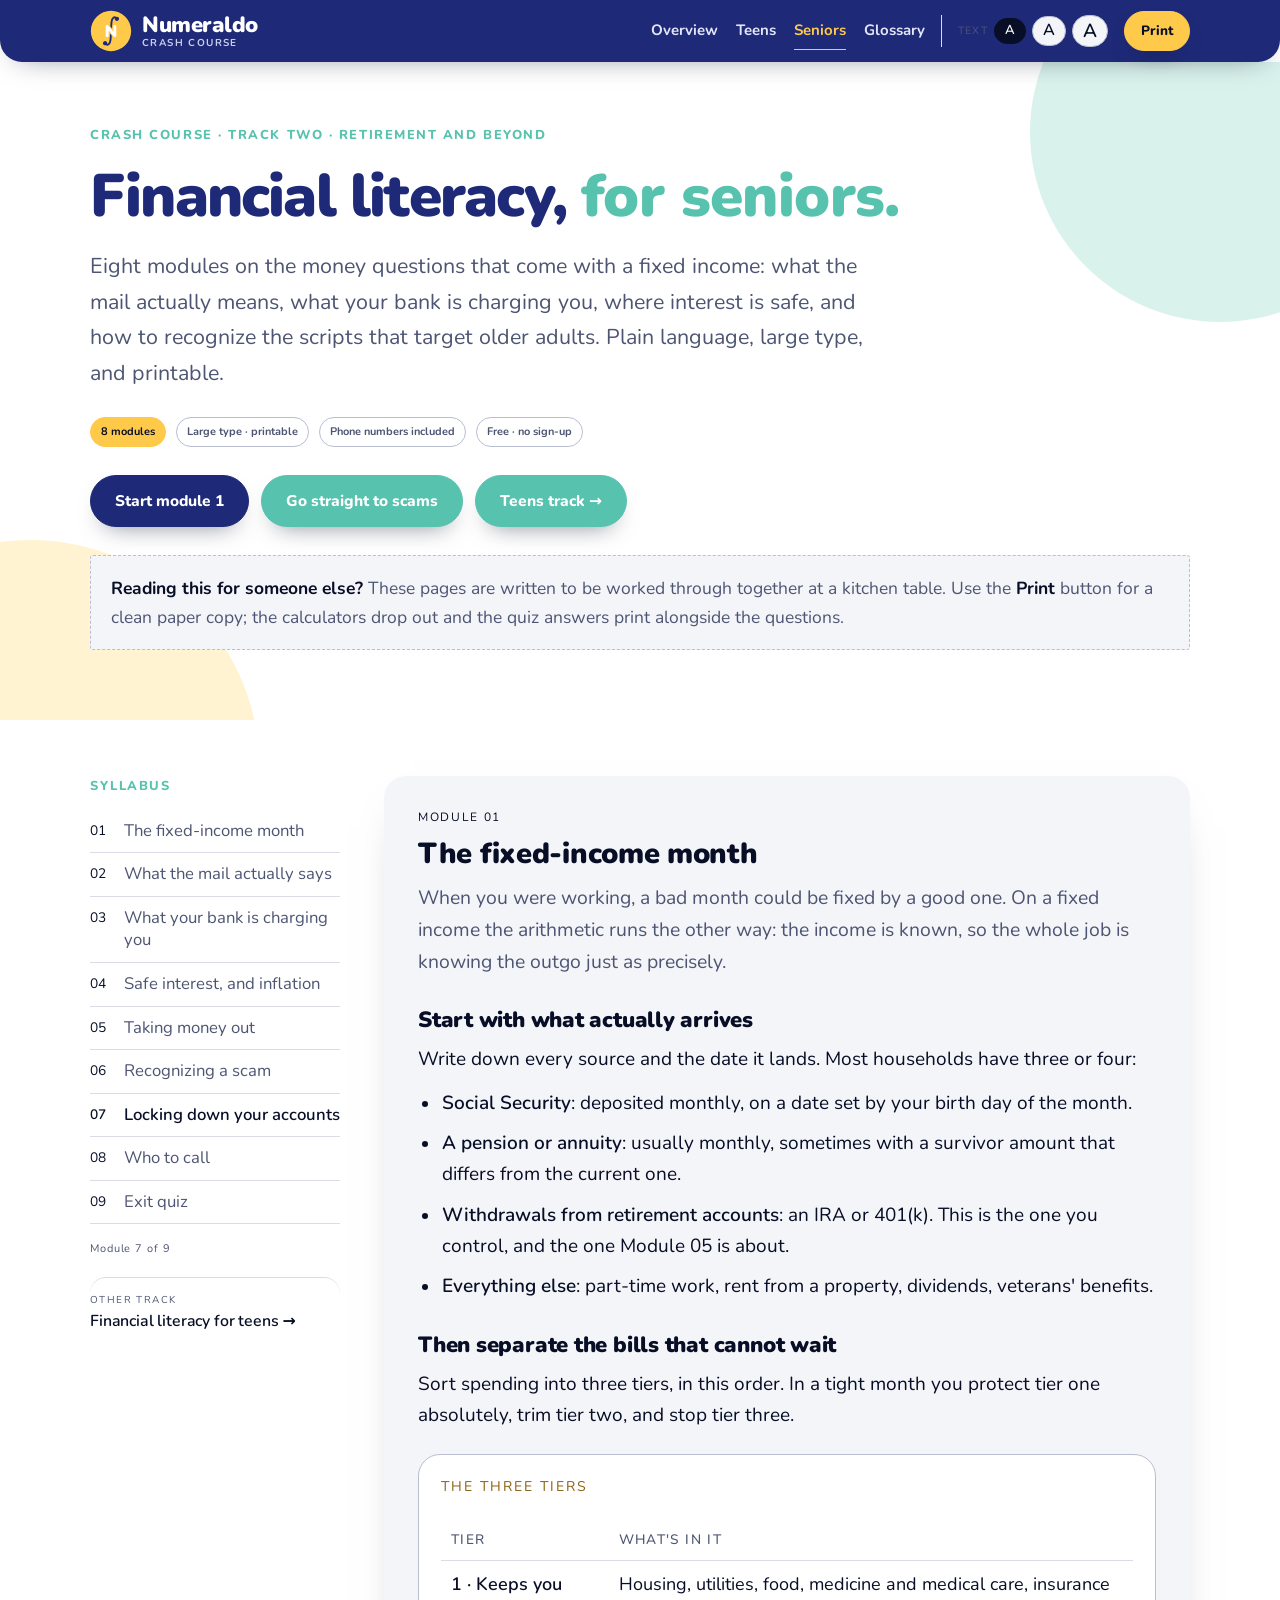
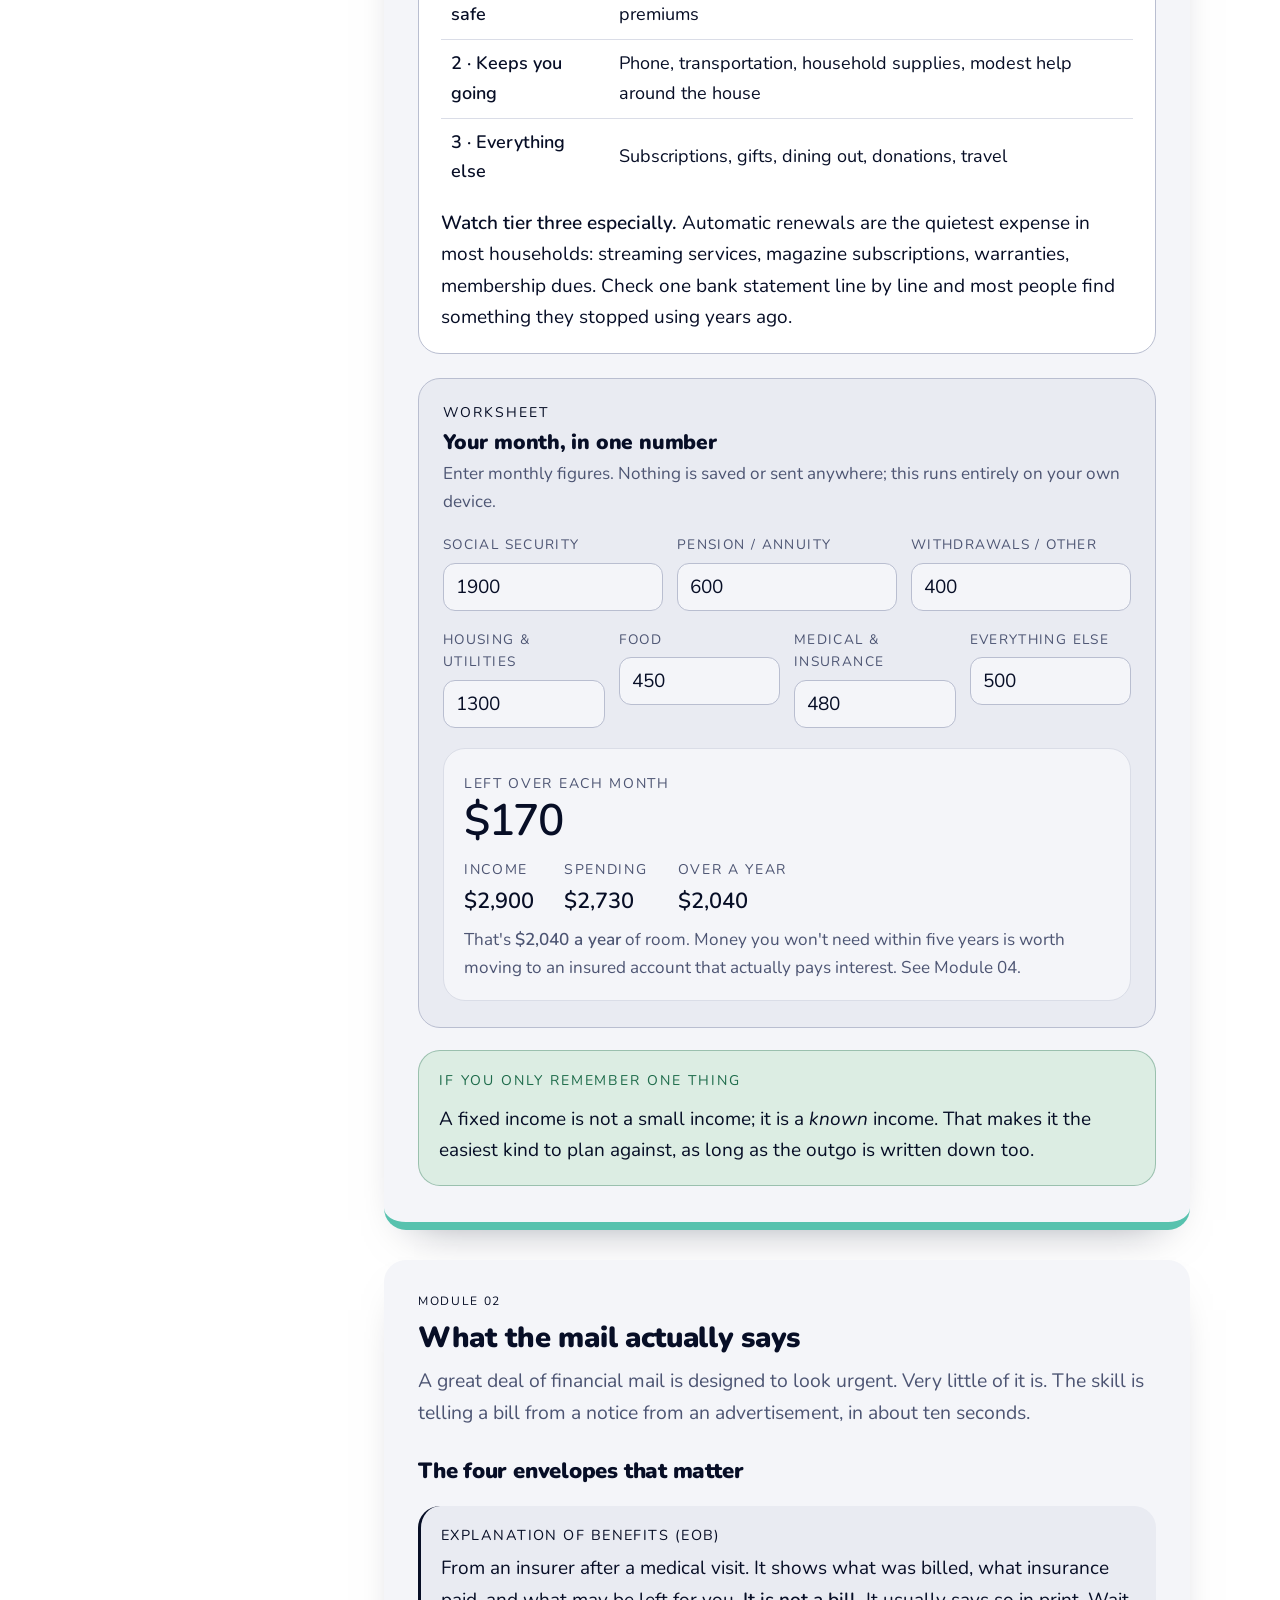
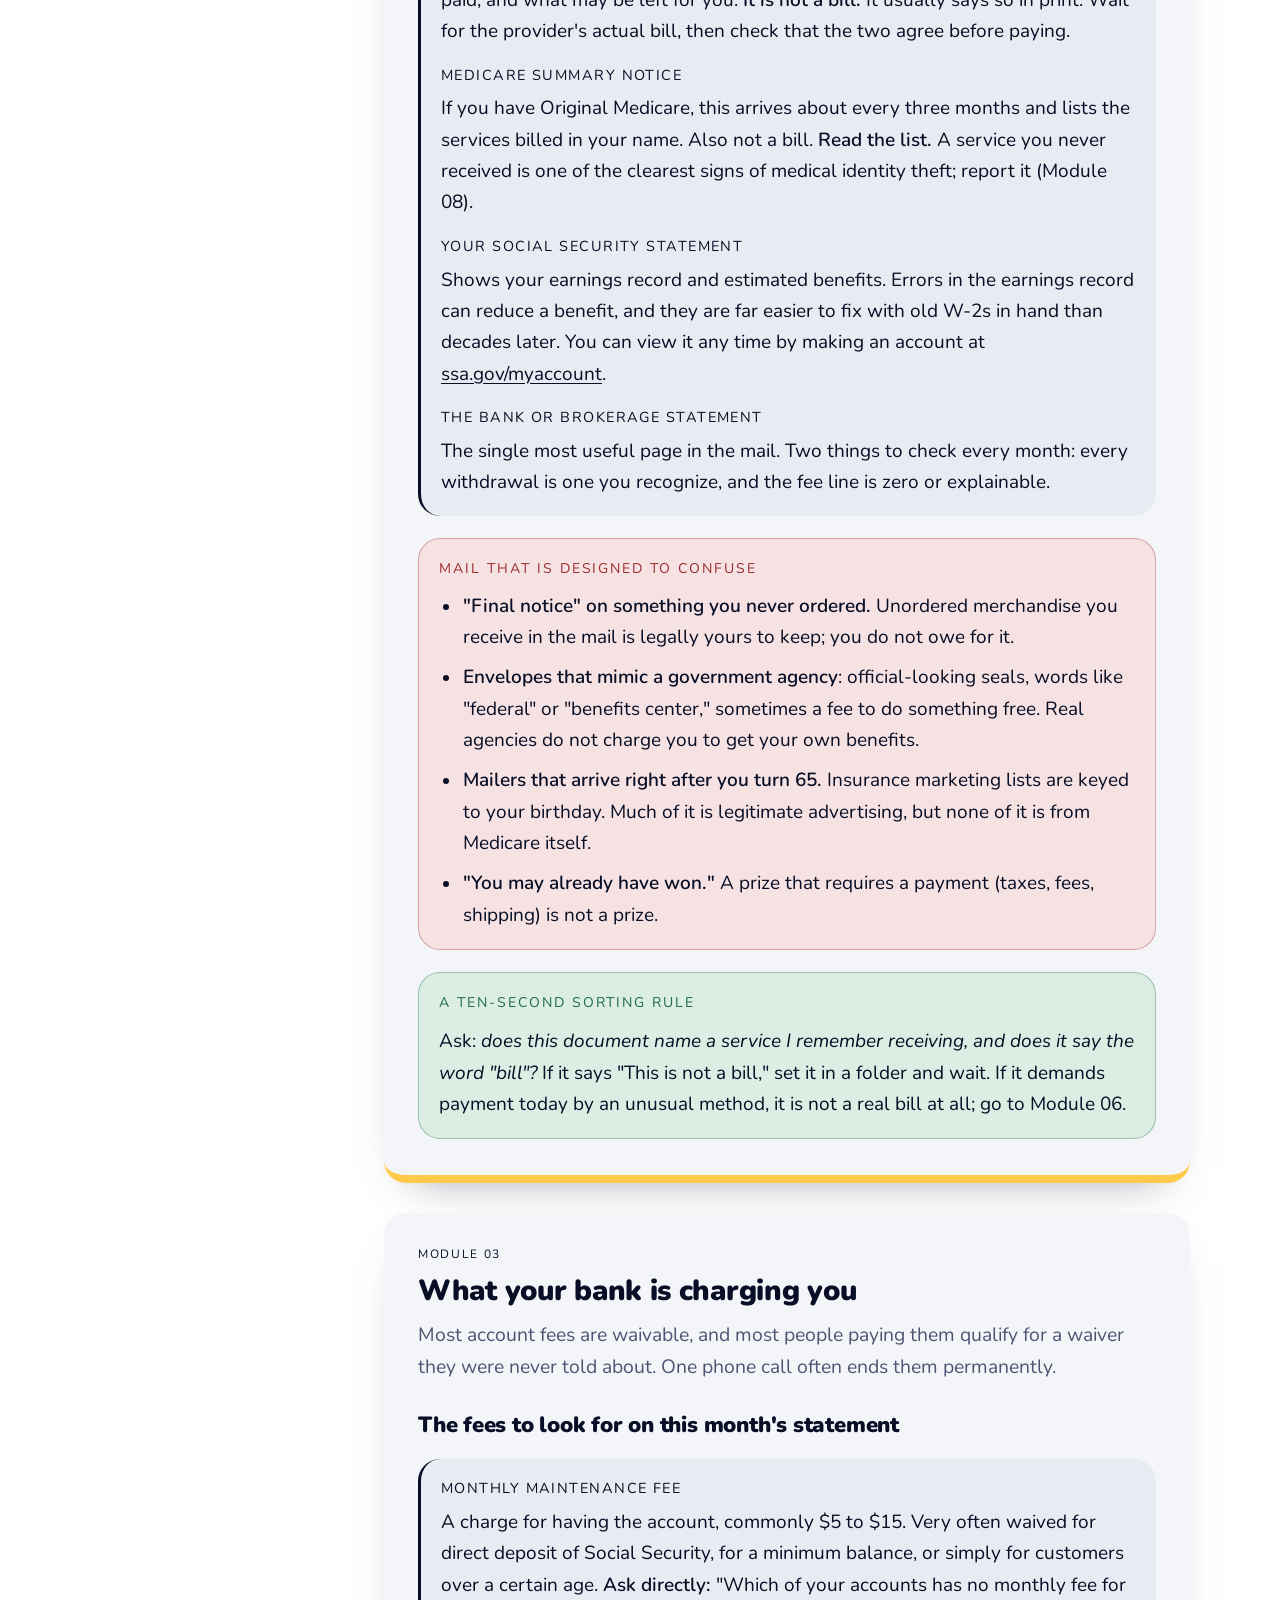
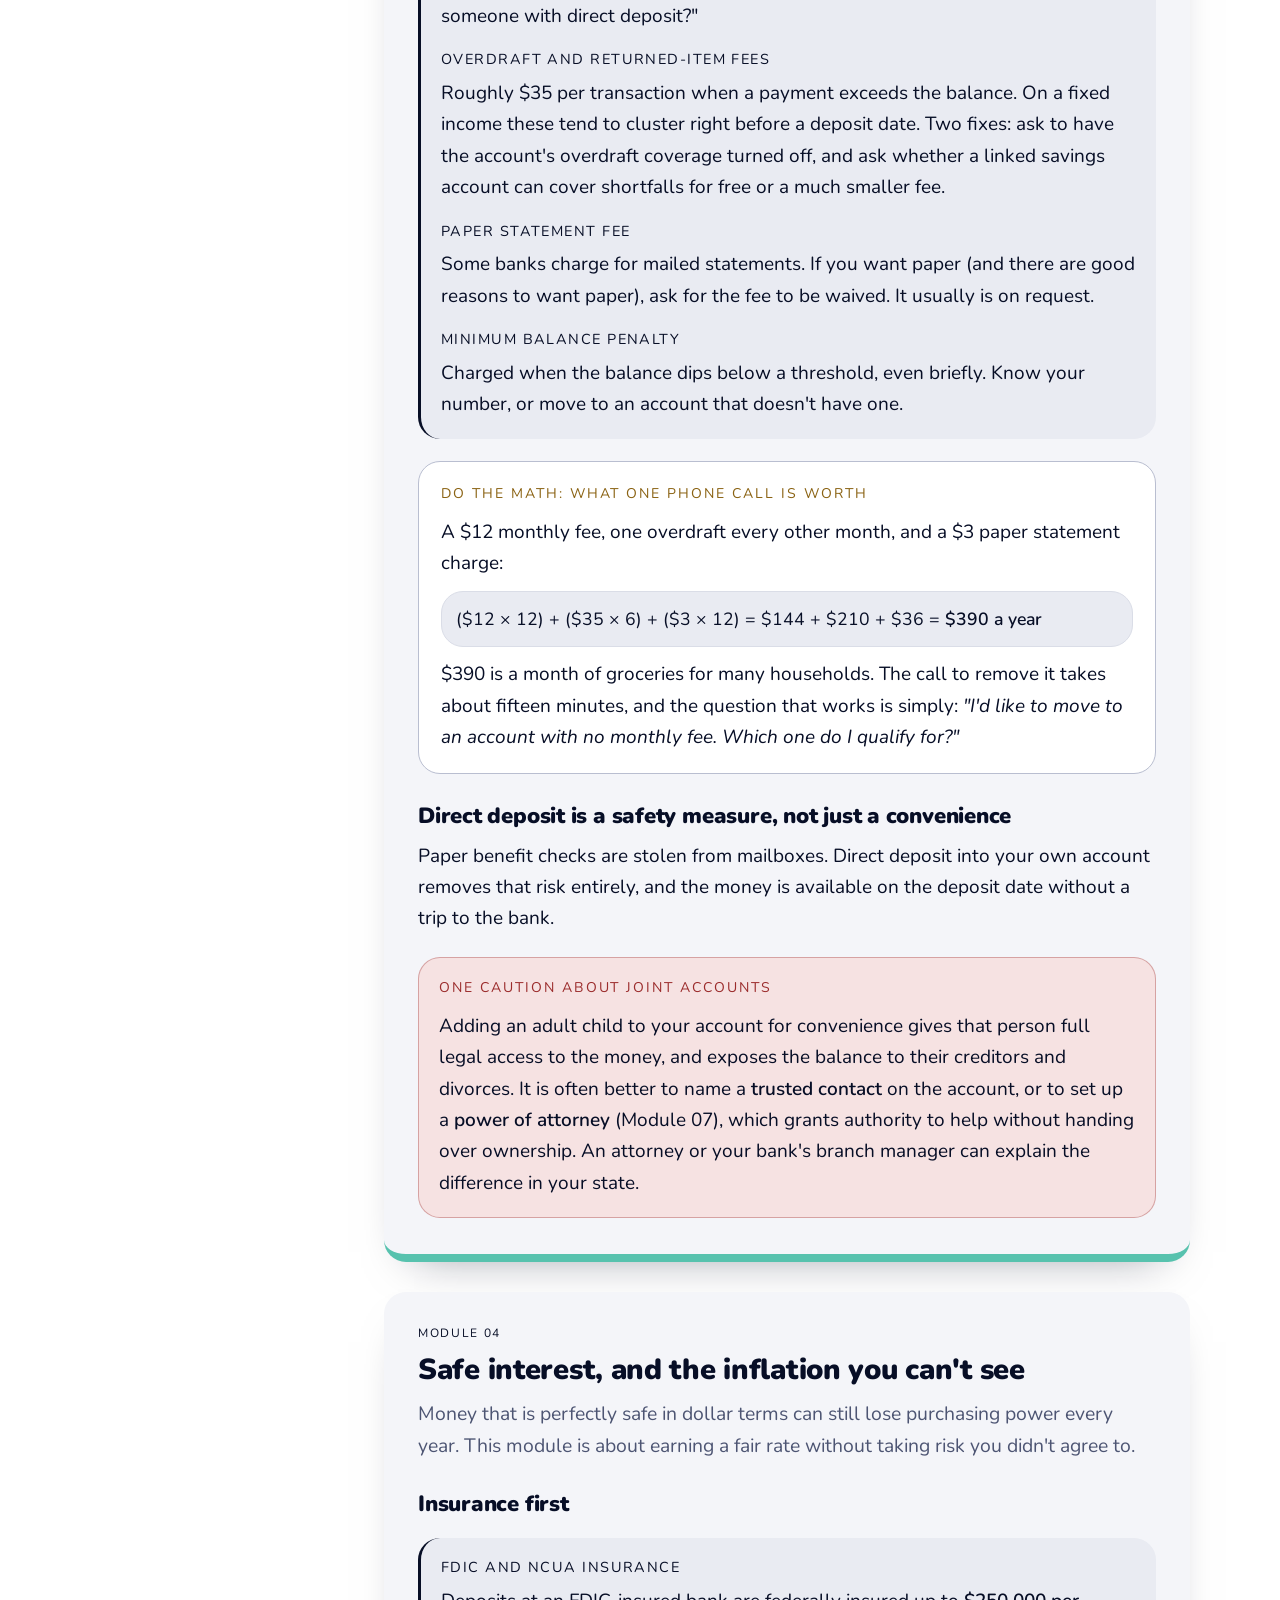
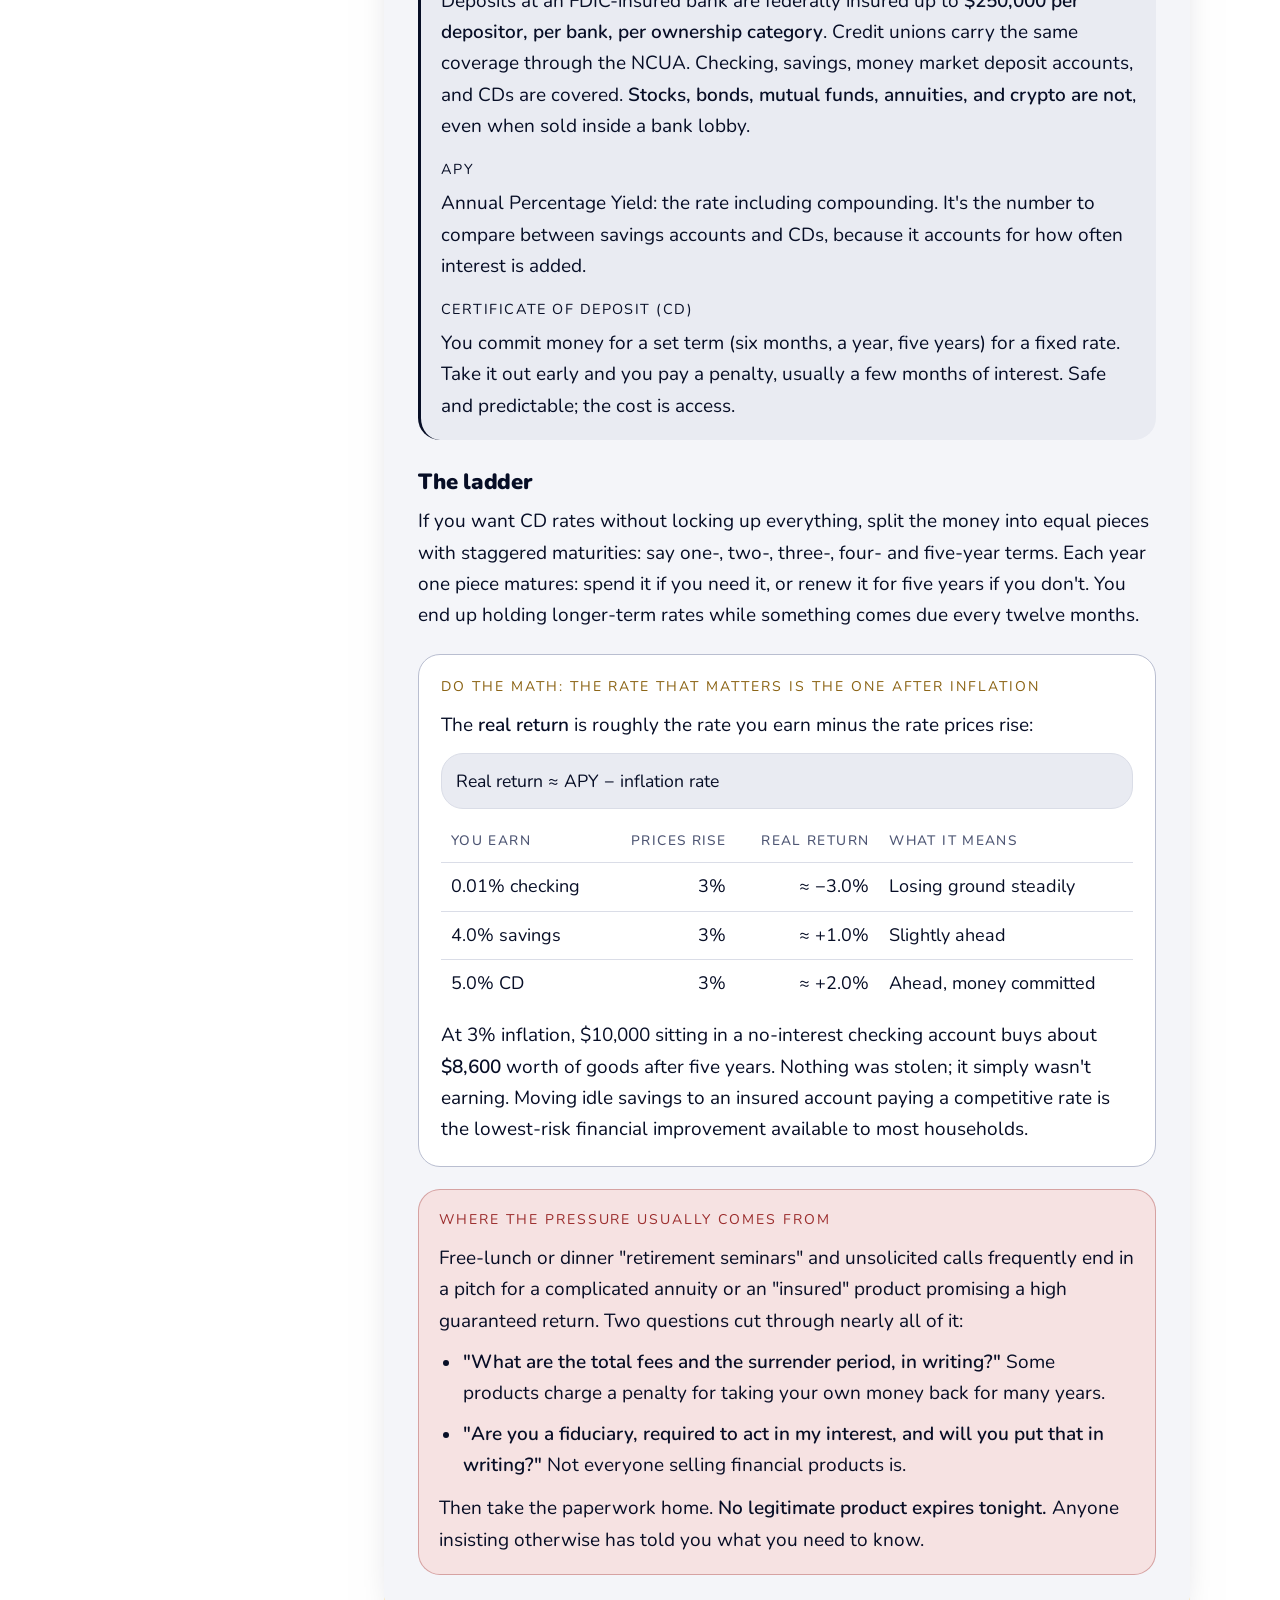
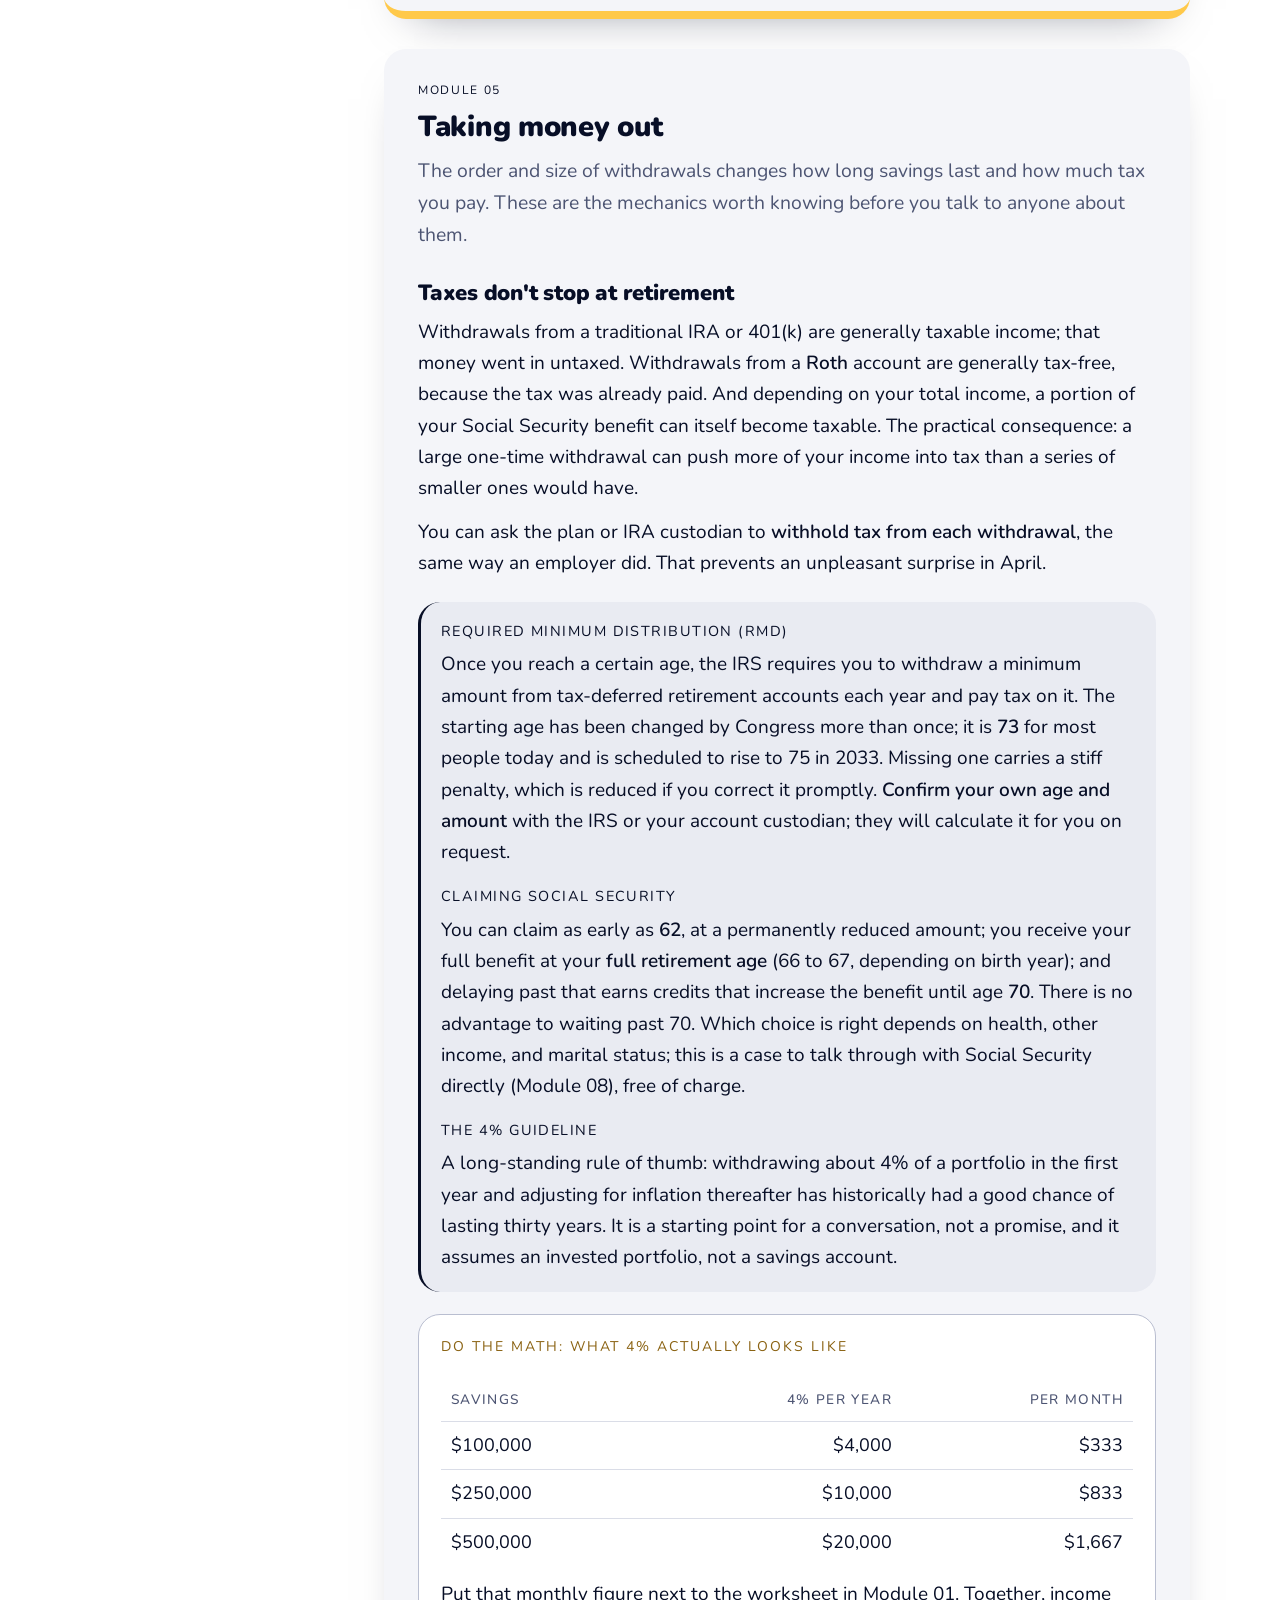
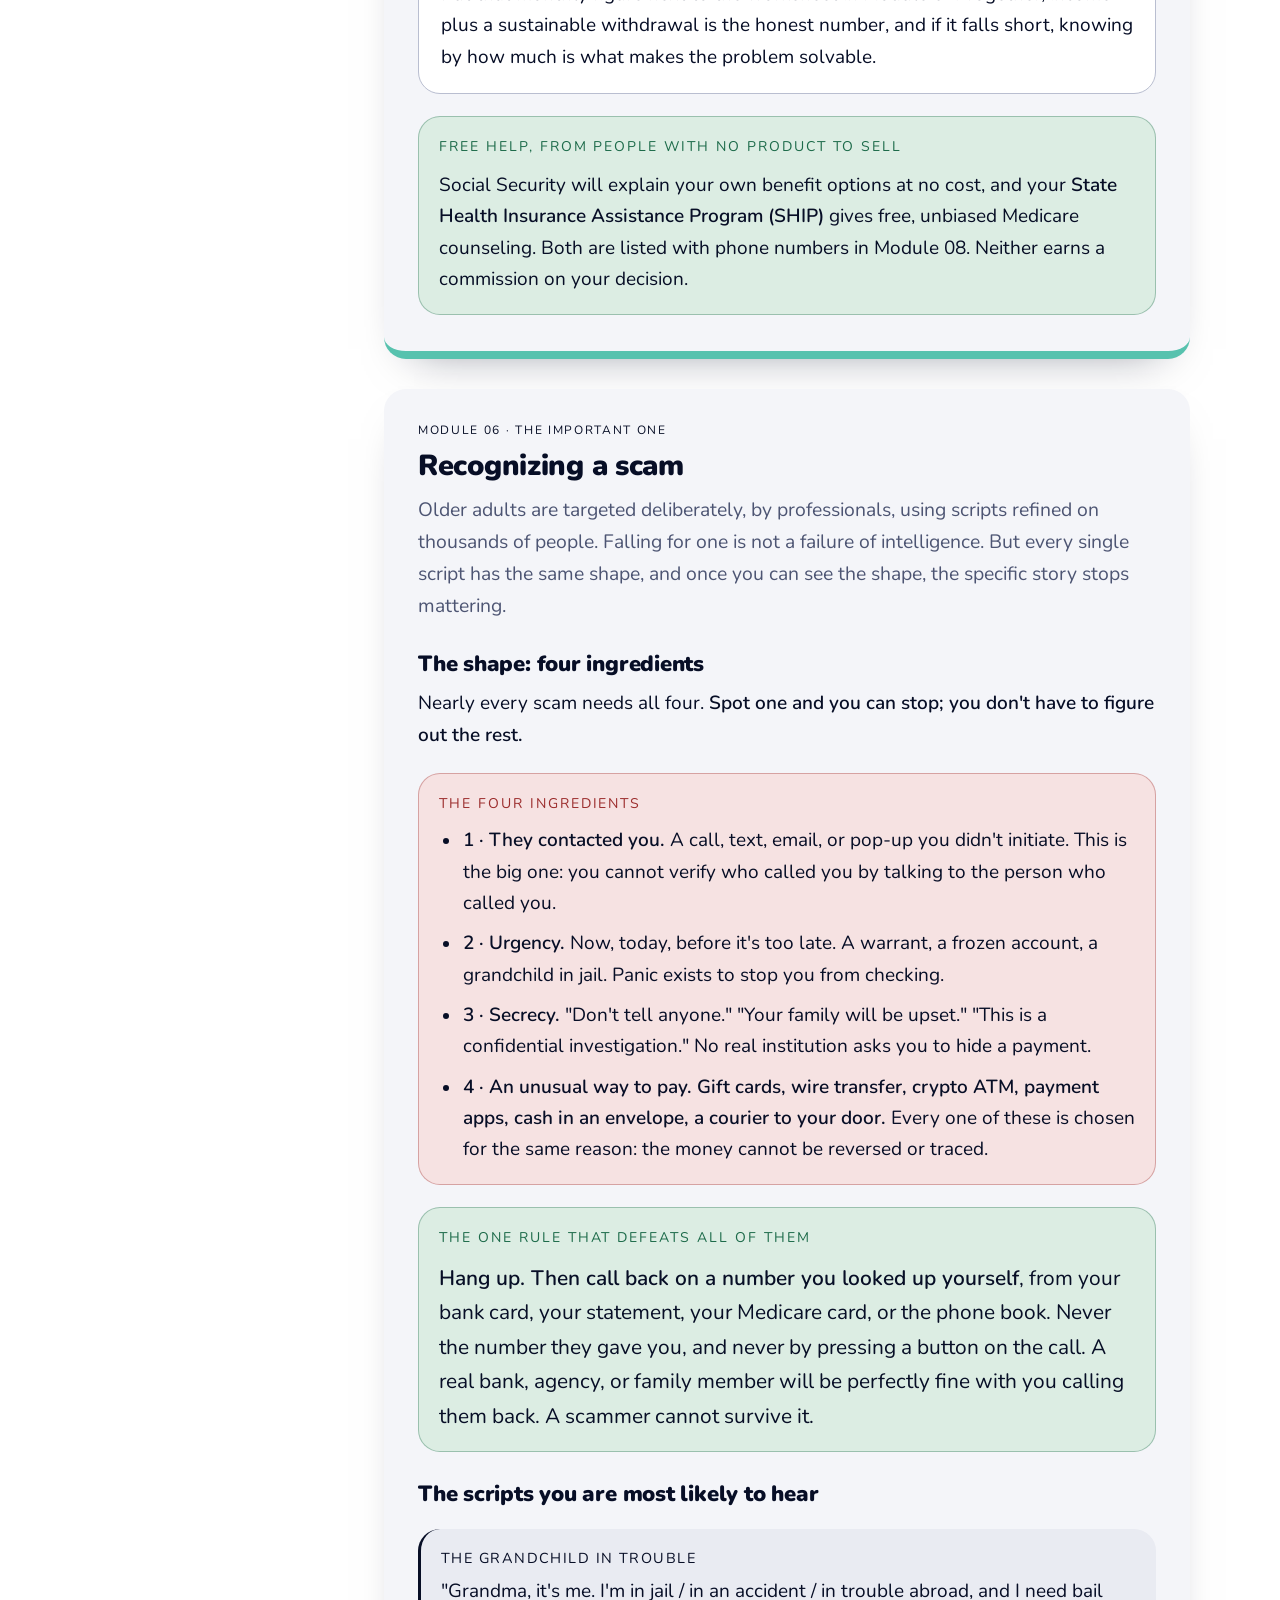
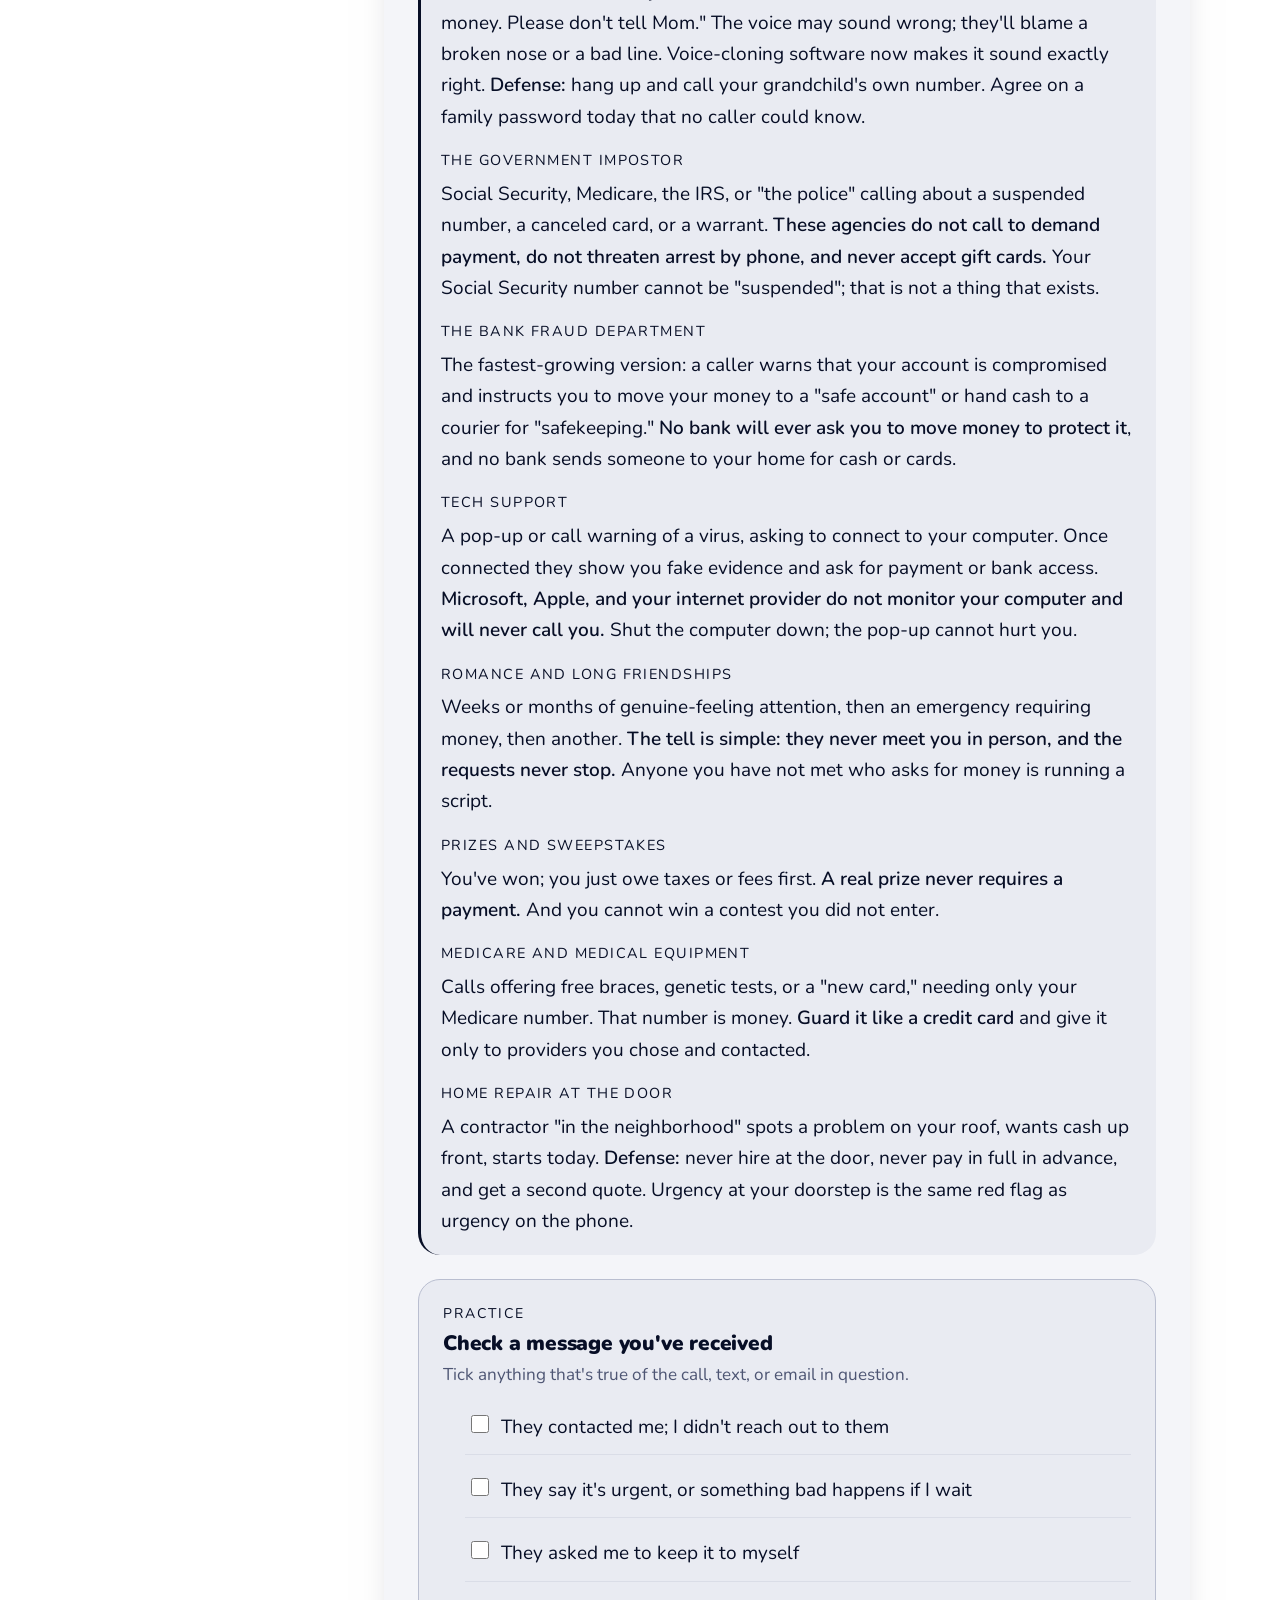
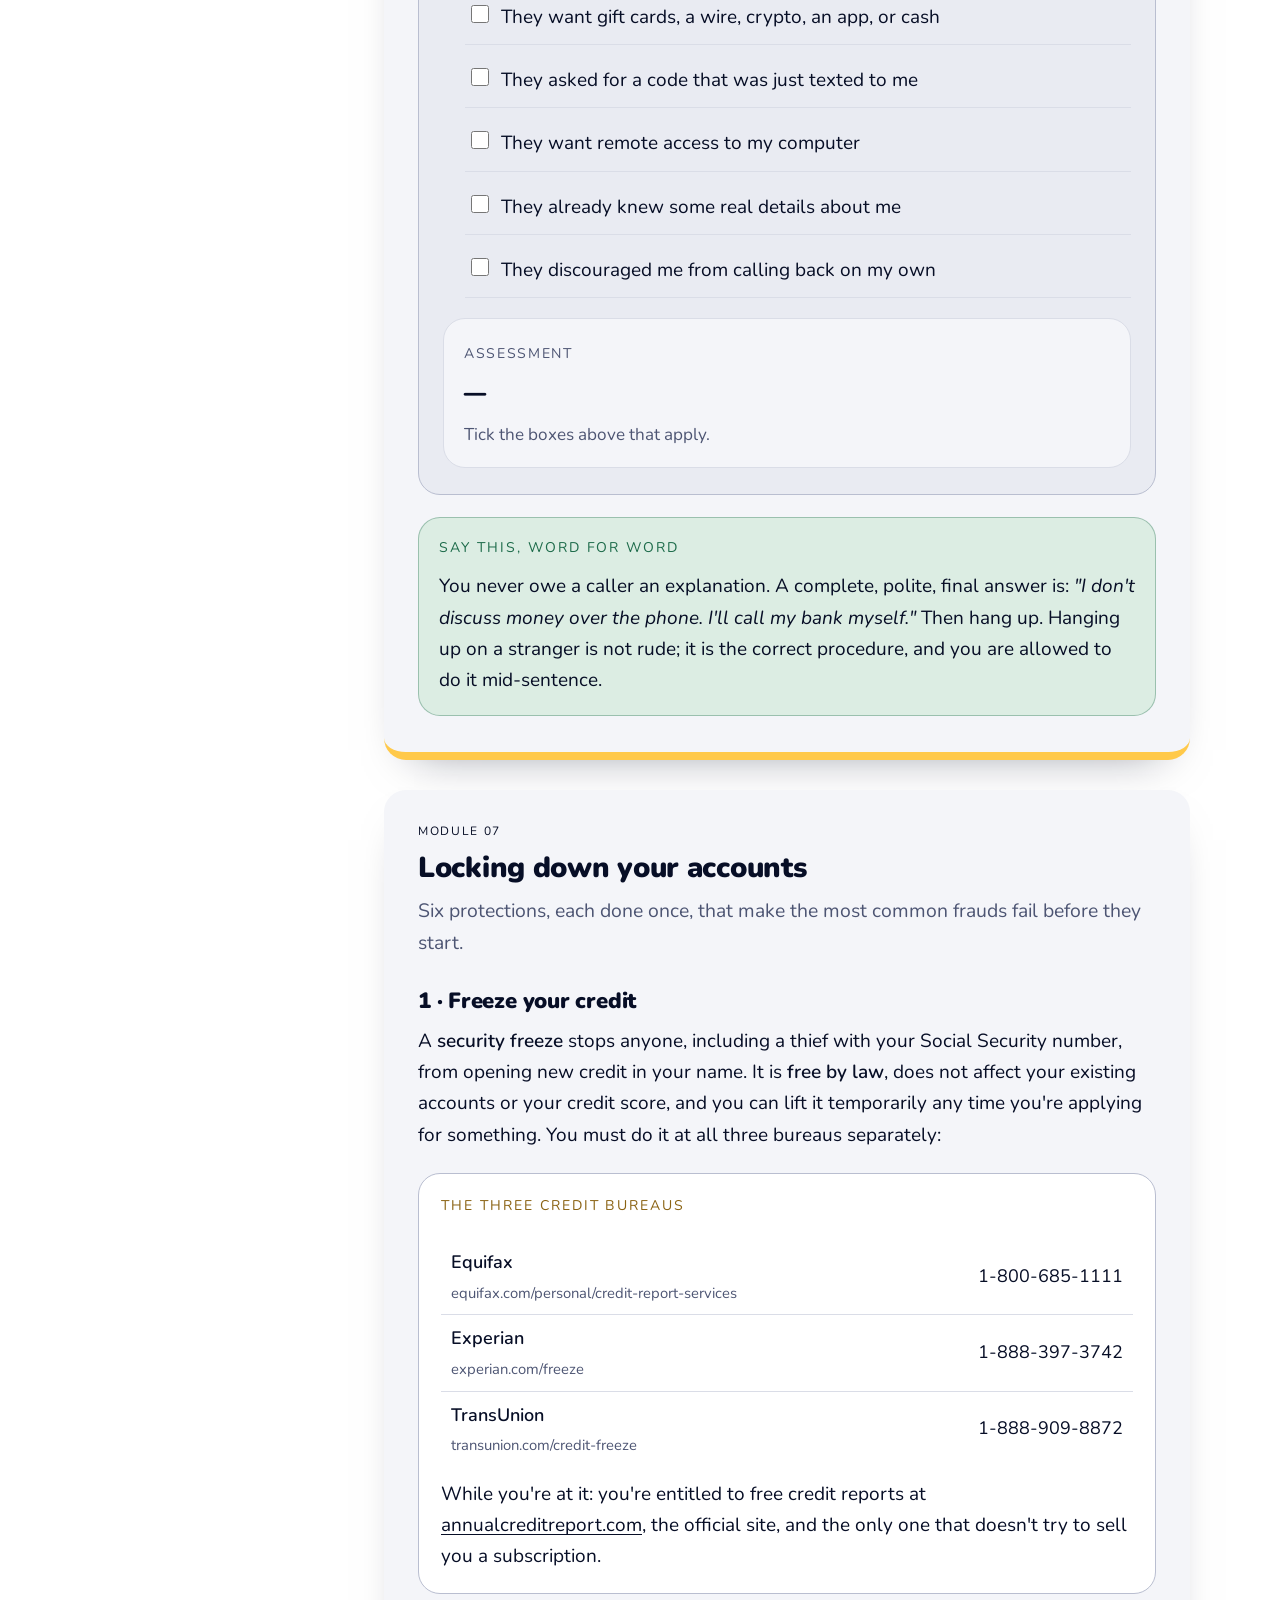
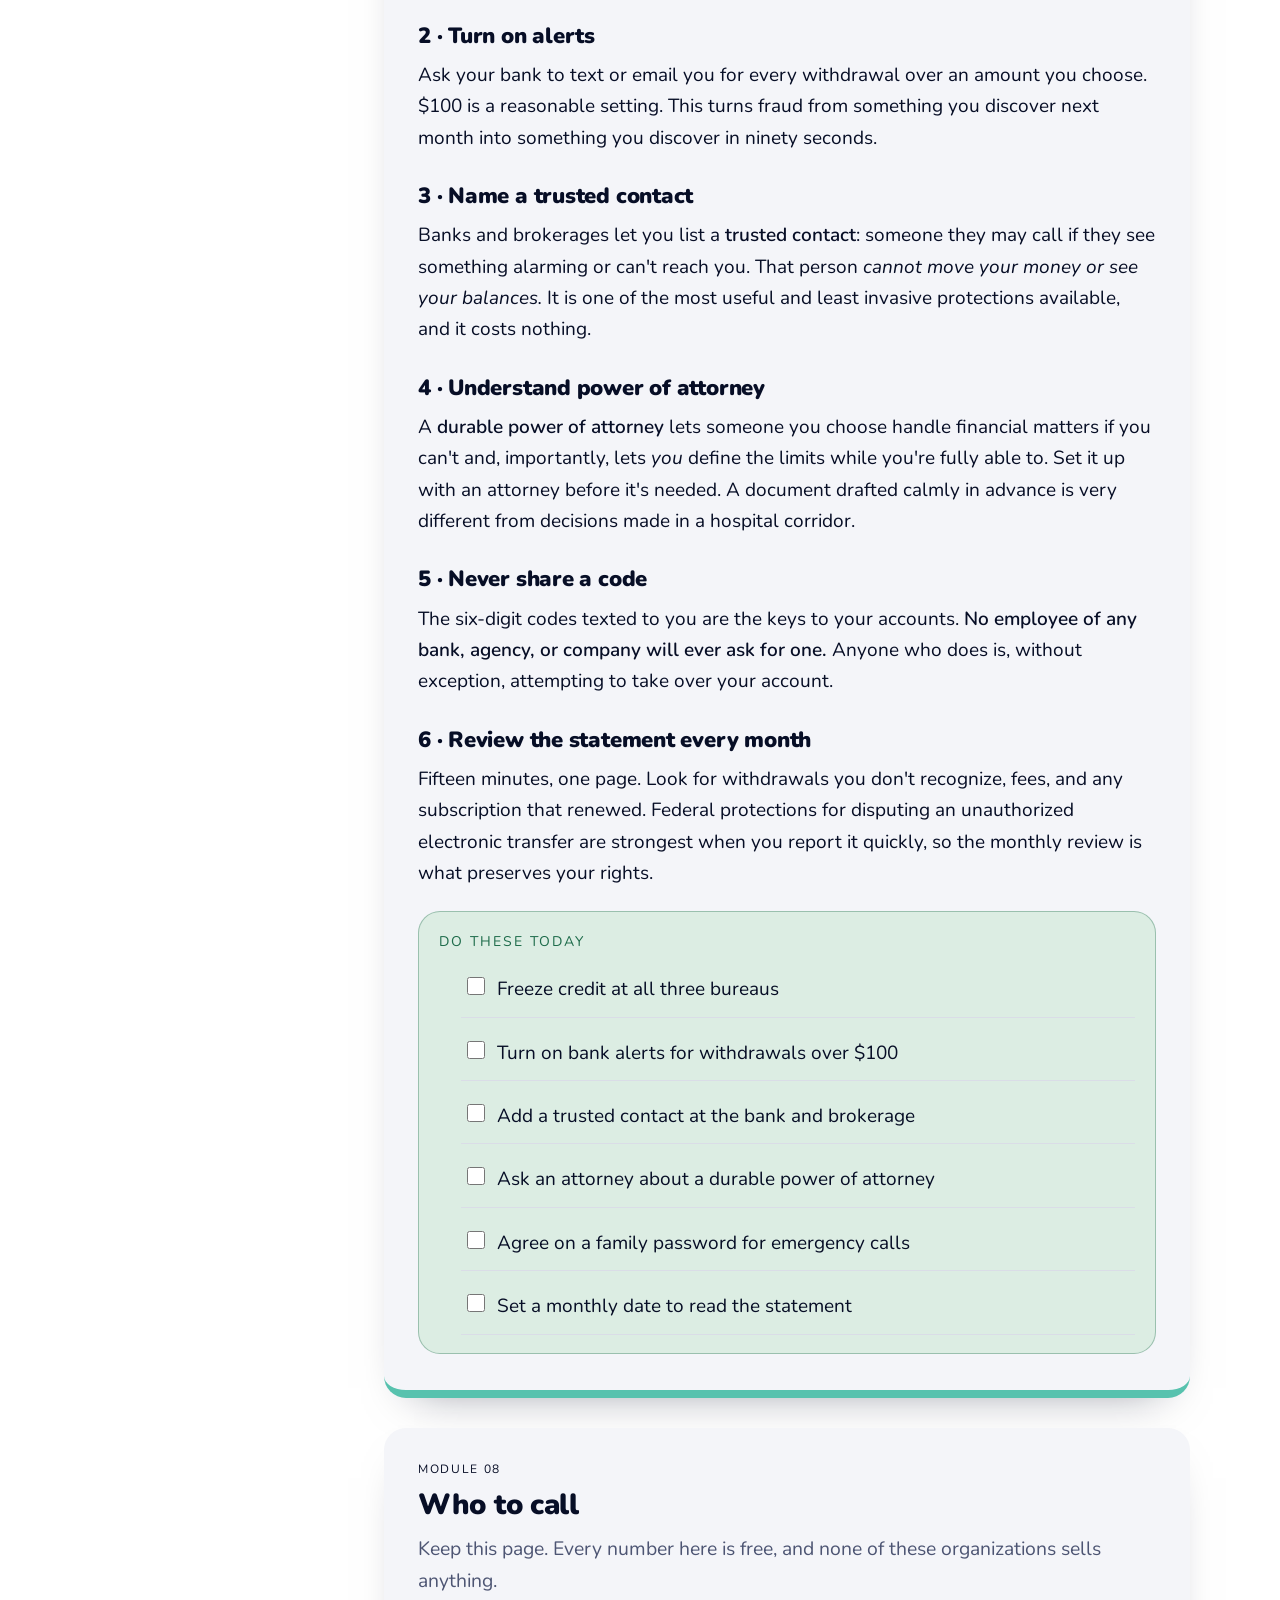
<file: crash-course/seniors.html>
<!DOCTYPE html>
<html lang="en">
<head>
<meta charset="utf-8">
<meta name="viewport" content="width=device-width, initial-scale=1, viewport-fit=cover">
<meta name="description" content="A free eight-module financial literacy crash course for seniors, from Numeraldo: fixed-income budgeting, reading statements, bank fees, safe interest, withdrawals, scam recognition, protecting your accounts, and who to call.">
<meta property="og:title" content="Financial Literacy Crash Course: Seniors">
<meta property="og:description" content="Eight plain-language modules, large type, printable. Free from Numeraldo.">
<meta property="og:type" content="article">
<meta property="og:image" content="https://numeraldo.org/assets/og-crash-course.png">
<meta property="og:image:width" content="1200">
<meta property="og:image:height" content="630">
<meta property="og:image:alt" content="The Financial Literacy Crash Course from Numeraldo. Two free tracks, teens and seniors, 16 modules.">
<meta name="twitter:card" content="summary_large_image">
<meta name="twitter:image" content="https://numeraldo.org/assets/og-crash-course.png">
<link rel="icon" href="../assets/numeraldo-fun-mark.svg" type="image/svg+xml">
<title>Financial Literacy Crash Course: Seniors · Numeraldo</title>
<link rel="preconnect" href="https://fonts.googleapis.com">
<link rel="preconnect" href="https://fonts.gstatic.com" crossorigin>
<link rel="stylesheet" href="https://fonts.googleapis.com/css2?family=Nunito:wght@400;600;700;800;900&family=Bricolage+Grotesque:opsz,wght@12..96,500;12..96,600;12..96,800&family=IBM+Plex+Mono:wght@400;500;600&family=Source+Serif+4:ital,opsz,wght@0,8..60,400;0,8..60,600;1,8..60,400&display=swap">
<link rel="stylesheet" href="assets/course.css">
<style>

  :root{--base:19px}
  .module h3{margin-top:30px}
</style>
</head>
<body data-track="seniors">

<a class="skip" href="#course">Skip to the course</a>

<header class="site">
  <div class="wrap bar">
    <a class="brand" href="index.html">
      <img class="mark" src="assets/numeraldo-fun-mark-sun.svg" width="42" height="42" alt="">
      <span class="wordmark">Numeraldo<small>Crash Course</small></span>
    </a>
    <nav class="main">
      <a href="index.html">Overview</a>
      <a href="teens.html">Teens</a>
      <a href="seniors.html" aria-current="page">Seniors</a>
      <a href="glossary.html">Glossary</a>
    </nav>
    <div class="textsize noprint">
      <span class="lbl">Text</span>
      <button type="button" data-scale="1" aria-pressed="true" aria-label="Normal text size">A</button>
      <button type="button" data-scale="1.15" aria-pressed="false" aria-label="Larger text size">A</button>
      <button type="button" data-scale="1.32" aria-pressed="false" aria-label="Largest text size">A</button>
    </div>
    <a class="btn ghost sm noprint" href="#" data-print>Print</a>
  </div>
</header>

<main id="top">

  <div class="hero">
    <div class="wrap">
      <span class="eyebrow">Crash course · Track two · Retirement and beyond</span>
      <h1 class="lede">Financial literacy, <em>for seniors.</em></h1>
      <p class="sub">Eight modules on the money questions that come with a fixed income: what the
        mail actually means, what your bank is charging you, where interest is safe, and how to
        recognize the scripts that target older adults. Plain language, large type, and printable.</p>
      <div class="facts">
        <span class="chip on">8 modules</span>
        <span class="chip">Large type · printable</span>
        <span class="chip">Phone numbers included</span>
        <span class="chip">Free · no sign-up</span>
      </div>
      <div class="hero-cta noprint">
        <a class="btn" href="#m1">Start module 1</a>
        <a class="btn ghost" href="#m6">Go straight to scams</a>
        <a class="btn ghost" href="teens.html">Teens track &rarr;</a>
      </div>
      <p class="note spaced">
        <b>Reading this for someone else?</b> These pages are written to be worked through together at
        a kitchen table. Use the <b>Print</b> button for a clean paper copy; the calculators drop out
        and the quiz answers print alongside the questions.
      </p>
    </div>
  </div>

  <section id="course">
    <div class="wrap course">

      <aside class="toc noprint" aria-label="Course syllabus">
        <span class="eyebrow">Syllabus</span>
        <ol>
          <li><a href="#m1"><span class="n">01</span><span>The fixed-income month</span></a></li>
          <li><a href="#m2"><span class="n">02</span><span>What the mail actually says</span></a></li>
          <li><a href="#m3"><span class="n">03</span><span>What your bank is charging you</span></a></li>
          <li><a href="#m4"><span class="n">04</span><span>Safe interest, and inflation</span></a></li>
          <li><a href="#m5"><span class="n">05</span><span>Taking money out</span></a></li>
          <li><a href="#m6"><span class="n">06</span><span>Recognizing a scam</span></a></li>
          <li><a href="#m7"><span class="n">07</span><span>Locking down your accounts</span></a></li>
          <li><a href="#m8"><span class="n">08</span><span>Who to call</span></a></li>
          <li><a href="#quiz"><span class="n">09</span><span>Exit quiz</span></a></li>
        </ol>
        <p class="prog" data-progress></p>
        <a class="switch" href="teens.html">
          <span class="k">Other track</span>
          <span class="t">Financial literacy for teens &rarr;</span>
        </a>
      </aside>

      <div class="modules">

        <article class="module" id="m1">
          <span class="num">Module 01</span>
          <h2>The fixed-income month</h2>
          <p class="why">When you were working, a bad month could be fixed by a good one. On a fixed
            income the arithmetic runs the other way: the income is known, so the whole job is knowing
            the outgo just as precisely.</p>

          <h3>Start with what actually arrives</h3>
          <p>Write down every source and the date it lands. Most households have three or four:</p>
          <ul>
            <li><strong>Social Security</strong>: deposited monthly, on a date set by your birth day
              of the month.</li>
            <li><strong>A pension or annuity</strong>: usually monthly, sometimes with a survivor
              amount that differs from the current one.</li>
            <li><strong>Withdrawals from retirement accounts</strong>: an IRA or 401(k). This is the
              one you control, and the one Module 05 is about.</li>
            <li><strong>Everything else</strong>: part-time work, rent from a property, dividends,
              veterans' benefits.</li>
          </ul>

          <h3>Then separate the bills that cannot wait</h3>
          <p>Sort spending into three tiers, in this order. In a tight month you protect tier one
            absolutely, trim tier two, and stop tier three.</p>
          <div class="domath">
            <span class="lab">The three tiers</span>
            <div class="scroller">
              <table>
                <thead><tr><th>Tier</th><th>What's in it</th></tr></thead>
                <tbody>
                  <tr><td><strong>1 · Keeps you safe</strong></td><td>Housing, utilities, food, medicine and medical care, insurance premiums</td></tr>
                  <tr><td><strong>2 · Keeps you going</strong></td><td>Phone, transportation, household supplies, modest help around the house</td></tr>
                  <tr><td><strong>3 · Everything else</strong></td><td>Subscriptions, gifts, dining out, donations, travel</td></tr>
                </tbody>
              </table>
            </div>
            <p><strong>Watch tier three especially.</strong> Automatic
              renewals are the quietest expense in most households: streaming services, magazine
              subscriptions, warranties, membership dues. Check one bank statement line by line and
              most people find something they stopped using years ago.</p>
          </div>

          <div class="tool noprint">
            <span class="lab">Worksheet</span>
            <h4>Your month, in one number</h4>
            <p class="hint">Enter monthly figures. Nothing is saved or sent anywhere; this runs
              entirely on your own device.</p>
            <div class="fields">
              <div class="field"><label for="s-ss">Social Security</label>
                <input type="number" id="s-ss" value="1900" min="0" step="50" inputmode="decimal"></div>
              <div class="field"><label for="s-pen">Pension / annuity</label>
                <input type="number" id="s-pen" value="600" min="0" step="50" inputmode="decimal"></div>
              <div class="field"><label for="s-draw">Withdrawals / other</label>
                <input type="number" id="s-draw" value="400" min="0" step="50" inputmode="decimal"></div>
            </div>
            <div class="fields">
              <div class="field"><label for="s-home">Housing &amp; utilities</label>
                <input type="number" id="s-home" value="1300" min="0" step="50" inputmode="decimal"></div>
              <div class="field"><label for="s-food">Food</label>
                <input type="number" id="s-food" value="450" min="0" step="25" inputmode="decimal"></div>
              <div class="field"><label for="s-med">Medical &amp; insurance</label>
                <input type="number" id="s-med" value="480" min="0" step="25" inputmode="decimal"></div>
              <div class="field"><label for="s-other">Everything else</label>
                <input type="number" id="s-other" value="500" min="0" step="25" inputmode="decimal"></div>
            </div>
            <div class="out" aria-live="polite">
              <span class="cap" id="s-cap">Left over each month</span>
              <span class="big" id="s-gap">–</span>
              <div class="split">
                <div><span class="cap">Income</span><span class="v" id="s-in">–</span></div>
                <div><span class="cap">Spending</span><span class="v" id="s-out">–</span></div>
                <div><span class="cap">Over a year</span><span class="v" id="s-year">–</span></div>
              </div>
              <p class="hint" id="s-note"></p>
            </div>
          </div>

          <div class="safe">
            <span class="lab">If you only remember one thing</span>
            <p>A fixed income is not a small income; it is a <em>known</em> income. That makes it the
              easiest kind to plan against, as long as the outgo is written down too.</p>
          </div>
        </article>

        <article class="module" id="m2">
          <span class="num">Module 02</span>
          <h2>What the mail actually says</h2>
          <p class="why">A great deal of financial mail is designed to look urgent. Very little of it
            is. The skill is telling a bill from a notice from an advertisement, in about ten seconds.</p>

          <h3>The four envelopes that matter</h3>
          <dl class="term">
            <dt>Explanation of Benefits (EOB)</dt>
            <dd>From an insurer after a medical visit. It shows what was billed, what insurance paid,
              and what may be left for you. <strong>It is not a bill.</strong> It usually says so in
              print. Wait for the provider's actual bill, then check that the two agree before paying.</dd>
            <dt>Medicare Summary Notice</dt>
            <dd>If you have Original Medicare, this arrives about every three months and lists the
              services billed in your name. Also not a bill. <strong>Read the list.</strong> A service
              you never received is one of the clearest signs of medical identity theft; report it
              (Module 08).</dd>
            <dt>Your Social Security statement</dt>
            <dd>Shows your earnings record and estimated benefits. Errors in the earnings record can
              reduce a benefit, and they are far easier to fix with old W-2s in hand than decades later.
              You can view it any time by making an account at
              <a href="https://www.ssa.gov/myaccount/" rel="noopener">ssa.gov/myaccount</a>.</dd>
            <dt>The bank or brokerage statement</dt>
            <dd>The single most useful page in the mail. Two things to check every month: every
              withdrawal is one you recognize, and the fee line is zero or explainable.</dd>
          </dl>

          <div class="flag">
            <span class="lab">Mail that is designed to confuse</span>
            <ul>
              <li><strong>"Final notice" on something you never ordered.</strong> Unordered
                merchandise you receive in the mail is legally yours to keep; you do not owe for it.</li>
              <li><strong>Envelopes that mimic a government agency</strong>: official-looking seals,
                words like "federal" or "benefits center," sometimes a fee to do something free.
                Real agencies do not charge you to get your own benefits.</li>
              <li><strong>Mailers that arrive right after you turn 65.</strong> Insurance marketing
                lists are keyed to your birthday. Much of it is legitimate advertising, but none of it
                is from Medicare itself.</li>
              <li><strong>"You may already have won."</strong> A prize that requires a payment (taxes,
                fees, shipping) is not a prize.</li>
            </ul>
          </div>

          <div class="safe">
            <span class="lab">A ten-second sorting rule</span>
            <p>Ask: <em>does this document name a service I remember receiving, and does it say the word
              "bill"?</em> If it says "This is not a bill," set it in a folder and wait. If it demands
              payment today by an unusual method, it is not a real bill at all; go to Module 06.</p>
          </div>
        </article>

        <article class="module" id="m3">
          <span class="num">Module 03</span>
          <h2>What your bank is charging you</h2>
          <p class="why">Most account fees are waivable, and most people paying them qualify for a
            waiver they were never told about. One phone call often ends them permanently.</p>

          <h3>The fees to look for on this month's statement</h3>
          <dl class="term">
            <dt>Monthly maintenance fee</dt>
            <dd>A charge for having the account, commonly $5 to $15. Very often waived for direct
              deposit of Social Security, for a minimum balance, or simply for customers over a certain
              age. <strong>Ask directly:</strong> "Which of your accounts has no monthly fee for
              someone with direct deposit?"</dd>
            <dt>Overdraft and returned-item fees</dt>
            <dd>Roughly $35 per transaction when a payment exceeds the balance. On a fixed income
              these tend to cluster right before a deposit date. Two fixes: ask to have the account's
              overdraft coverage turned off, and ask whether a linked savings account can cover
              shortfalls for free or a much smaller fee.</dd>
            <dt>Paper statement fee</dt>
            <dd>Some banks charge for mailed statements. If you want paper (and there are good
              reasons to want paper), ask for the fee to be waived. It usually is on request.</dd>
            <dt>Minimum balance penalty</dt>
            <dd>Charged when the balance dips below a threshold, even briefly. Know your number, or
              move to an account that doesn't have one.</dd>
          </dl>

          <div class="domath">
            <span class="lab">Do the math: what one phone call is worth</span>
            <p>A $12 monthly fee, one overdraft every other month, and a $3 paper statement charge:</p>
            <div class="formula">($12 × 12) + ($35 × 6) + ($3 × 12) = $144 + $210 + $36 = <strong>$390 a year</strong></div>
            <p>$390 is a month of groceries for many households. The call to
              remove it takes about fifteen minutes, and the question that works is simply:
              <em>"I'd like to move to an account with no monthly fee. Which one do I qualify for?"</em></p>
          </div>

          <h3>Direct deposit is a safety measure, not just a convenience</h3>
          <p>Paper benefit checks are stolen from mailboxes. Direct deposit into your own account
            removes that risk entirely, and the money is available on the deposit date without a trip
            to the bank.</p>
          <div class="flag">
            <span class="lab">One caution about joint accounts</span>
            <p>Adding an adult child to your account for convenience gives that person full legal
              access to the money, and exposes the balance to their creditors and divorces. It is often
              better to name a <strong>trusted contact</strong> on the account, or to set up a
              <strong>power of attorney</strong> (Module 07), which grants authority to help without
              handing over ownership. An attorney or your bank's branch manager can explain the
              difference in your state.</p>
          </div>
        </article>

        <article class="module" id="m4">
          <span class="num">Module 04</span>
          <h2>Safe interest, and the inflation you can't see</h2>
          <p class="why">Money that is perfectly safe in dollar terms can still lose purchasing power
            every year. This module is about earning a fair rate without taking risk you didn't agree to.</p>

          <h3>Insurance first</h3>
          <dl class="term">
            <dt>FDIC and NCUA insurance</dt>
            <dd>Deposits at an FDIC-insured bank are federally insured up to <strong>$250,000 per
              depositor, per bank, per ownership category</strong>. Credit unions carry the same
              coverage through the NCUA. Checking, savings, money market deposit accounts, and CDs are
              covered. <strong>Stocks, bonds, mutual funds, annuities, and crypto are not</strong>, even
              when sold inside a bank lobby.</dd>
            <dt>APY</dt>
            <dd>Annual Percentage Yield: the rate including compounding. It's the number to compare
              between savings accounts and CDs, because it accounts for how often interest is added.</dd>
            <dt>Certificate of deposit (CD)</dt>
            <dd>You commit money for a set term (six months, a year, five years) for a fixed rate.
              Take it out early and you pay a penalty, usually a few months of interest. Safe and
              predictable; the cost is access.</dd>
          </dl>

          <h3>The ladder</h3>
          <p>If you want CD rates without locking up everything, split the money into equal pieces
            with staggered maturities: say one-, two-, three-, four- and five-year terms. Each year one
            piece matures: spend it if you need it, or renew it for five years if you don't. You end up
            holding longer-term rates while something comes due every twelve months.</p>

          <div class="domath">
            <span class="lab">Do the math: the rate that matters is the one after inflation</span>
            <p>The <strong>real return</strong> is roughly the rate you earn minus the rate prices rise:</p>
            <div class="formula">Real return ≈ APY − inflation rate</div>
            <div class="scroller">
              <table>
                <thead><tr><th>You earn</th><th class="n">Prices rise</th><th class="n">Real return</th><th>What it means</th></tr></thead>
                <tbody>
                  <tr><td>0.01% checking</td><td class="n">3%</td><td class="n">≈ −3.0%</td><td>Losing ground steadily</td></tr>
                  <tr><td>4.0% savings</td><td class="n">3%</td><td class="n">≈ +1.0%</td><td>Slightly ahead</td></tr>
                  <tr><td>5.0% CD</td><td class="n">3%</td><td class="n">≈ +2.0%</td><td>Ahead, money committed</td></tr>
                </tbody>
              </table>
            </div>
            <p>At 3% inflation, $10,000 sitting in a no-interest checking
              account buys about <strong>$8,600</strong> worth of goods after five years. Nothing was
              stolen; it simply wasn't earning. Moving idle savings to an insured account paying a
              competitive rate is the lowest-risk financial improvement available to most households.</p>
          </div>

          <div class="flag">
            <span class="lab">Where the pressure usually comes from</span>
            <p>Free-lunch or dinner "retirement seminars" and unsolicited calls frequently end in a
              pitch for a complicated annuity or an "insured" product promising a high guaranteed
              return. Two questions cut through nearly all of it:</p>
            <ul>
              <li><strong>"What are the total fees and the surrender period, in writing?"</strong>
                Some products charge a penalty for taking your own money back for many years.</li>
              <li><strong>"Are you a fiduciary, required to act in my interest, and will you put that in writing?"</strong>
                Not everyone selling financial products is.</li>
            </ul>
            <p>Then take the paperwork home. <strong>No legitimate product
              expires tonight.</strong> Anyone insisting otherwise has told you what you need to know.</p>
          </div>
        </article>

        <article class="module" id="m5">
          <span class="num">Module 05</span>
          <h2>Taking money out</h2>
          <p class="why">The order and size of withdrawals changes how long savings last and how much
            tax you pay. These are the mechanics worth knowing before you talk to anyone about them.</p>

          <h3>Taxes don't stop at retirement</h3>
          <p>Withdrawals from a traditional IRA or 401(k) are generally taxable income; that money
            went in untaxed. Withdrawals from a <strong>Roth</strong> account are generally tax-free,
            because the tax was already paid. And depending on your total income, a portion of your
            Social Security benefit can itself become taxable. The practical consequence: a large
            one-time withdrawal can push more of your income into tax than a series of smaller ones
            would have.</p>
          <p>You can ask the plan or IRA custodian to <strong>withhold tax from each withdrawal</strong>,
            the same way an employer did. That prevents an unpleasant surprise in April.</p>

          <dl class="term">
            <dt>Required Minimum Distribution (RMD)</dt>
            <dd>Once you reach a certain age, the IRS requires you to withdraw a minimum amount from
              tax-deferred retirement accounts each year and pay tax on it. The starting age has been
              changed by Congress more than once; it is <strong>73</strong> for most people today and
              is scheduled to rise to 75 in 2033. Missing one carries a stiff penalty, which is reduced
              if you correct it promptly. <strong>Confirm your own age and amount</strong> with the IRS
              or your account custodian; they will calculate it for you on request.</dd>
            <dt>Claiming Social Security</dt>
            <dd>You can claim as early as <strong>62</strong>, at a permanently reduced amount; you
              receive your full benefit at your <strong>full retirement age</strong> (66 to 67, depending
              on birth year); and delaying past that earns credits that increase the benefit until age
              <strong>70</strong>. There is no advantage to waiting past 70. Which choice is right
              depends on health, other income, and marital status; this is a case to talk through with
              Social Security directly (Module 08), free of charge.</dd>
            <dt>The 4% guideline</dt>
            <dd>A long-standing rule of thumb: withdrawing about 4% of a portfolio in the first year
              and adjusting for inflation thereafter has historically had a good chance of lasting
              thirty years. It is a starting point for a conversation, not a promise, and it assumes an
              invested portfolio, not a savings account.</dd>
          </dl>

          <div class="domath">
            <span class="lab">Do the math: what 4% actually looks like</span>
            <div class="scroller">
              <table>
                <thead><tr><th>Savings</th><th class="n">4% per year</th><th class="n">Per month</th></tr></thead>
                <tbody>
                  <tr><td>$100,000</td><td class="n">$4,000</td><td class="n">$333</td></tr>
                  <tr><td>$250,000</td><td class="n">$10,000</td><td class="n">$833</td></tr>
                  <tr><td>$500,000</td><td class="n">$20,000</td><td class="n">$1,667</td></tr>
                </tbody>
              </table>
            </div>
            <p>Put that monthly figure next to the worksheet in Module 01.
              Together, income plus a sustainable withdrawal is the honest number, and if it falls
              short, knowing by how much is what makes the problem solvable.</p>
          </div>

          <div class="safe">
            <span class="lab">Free help, from people with no product to sell</span>
            <p>Social Security will explain your own benefit options at no cost, and your
              <strong>State Health Insurance Assistance Program (SHIP)</strong> gives free, unbiased
              Medicare counseling. Both are listed with phone numbers in Module 08. Neither earns a
              commission on your decision.</p>
          </div>
        </article>

        <article class="module" id="m6">
          <span class="num">Module 06 · The important one</span>
          <h2>Recognizing a scam</h2>
          <p class="why">Older adults are targeted deliberately, by professionals, using scripts
            refined on thousands of people. Falling for one is not a failure of intelligence. But every
            single script has the same shape, and once you can see the shape, the specific story
            stops mattering.</p>

          <h3>The shape: four ingredients</h3>
          <p>Nearly every scam needs all four. <strong>Spot one and you can stop; you don't have to
            figure out the rest.</strong></p>
          <div class="flag">
            <span class="lab">The four ingredients</span>
            <ul>
              <li><strong>1 · They contacted you.</strong> A call, text, email, or pop-up you didn't
                initiate. This is the big one: you cannot verify who called you by talking to the
                person who called you.</li>
              <li><strong>2 · Urgency.</strong> Now, today, before it's too late. A warrant, a frozen
                account, a grandchild in jail. Panic exists to stop you from checking.</li>
              <li><strong>3 · Secrecy.</strong> "Don't tell anyone." "Your family will be upset."
                "This is a confidential investigation." No real institution asks you to hide a payment.</li>
              <li><strong>4 · An unusual way to pay.</strong> <strong>Gift cards, wire transfer,
                crypto ATM, payment apps, cash in an envelope, a courier to your door.</strong> Every
                one of these is chosen for the same reason: the money cannot be reversed or traced.</li>
            </ul>
          </div>

          <div class="safe">
            <span class="lab">The one rule that defeats all of them</span>
            <p class="lead"><strong>Hang up. Then call back on a number you looked up
              yourself</strong>, from your bank card, your statement, your Medicare card, or the phone
              book. Never the number they gave you, and never by pressing a button on the call.
              A real bank, agency, or family member will be perfectly fine with you calling them back.
              A scammer cannot survive it.</p>
          </div>

          <h3>The scripts you are most likely to hear</h3>
          <dl class="term">
            <dt>The grandchild in trouble</dt>
            <dd>"Grandma, it's me. I'm in jail / in an accident / in trouble abroad, and I need bail
              money. Please don't tell Mom." The voice may sound wrong; they'll blame a broken nose or
              a bad line. Voice-cloning software now makes it sound exactly right.
              <strong>Defense:</strong> hang up and call your grandchild's own number. Agree on a family
              password today that no caller could know.</dd>
            <dt>The government impostor</dt>
            <dd>Social Security, Medicare, the IRS, or "the police" calling about a suspended number,
              a canceled card, or a warrant. <strong>These agencies do not call to demand payment,
              do not threaten arrest by phone, and never accept gift cards.</strong> Your Social Security
              number cannot be "suspended"; that is not a thing that exists.</dd>
            <dt>The bank fraud department</dt>
            <dd>The fastest-growing version: a caller warns that your account is compromised and
              instructs you to move your money to a "safe account" or hand cash to a courier for
              "safekeeping." <strong>No bank will ever ask you to move money to protect it</strong>,
              and no bank sends someone to your home for cash or cards.</dd>
            <dt>Tech support</dt>
            <dd>A pop-up or call warning of a virus, asking to connect to your computer. Once connected
              they show you fake evidence and ask for payment or bank access. <strong>Microsoft, Apple,
              and your internet provider do not monitor your computer and will never call you.</strong>
              Shut the computer down; the pop-up cannot hurt you.</dd>
            <dt>Romance and long friendships</dt>
            <dd>Weeks or months of genuine-feeling attention, then an emergency requiring money, then
              another. <strong>The tell is simple: they never meet you in person, and the requests
              never stop.</strong> Anyone you have not met who asks for money is running a script.</dd>
            <dt>Prizes and sweepstakes</dt>
            <dd>You've won; you just owe taxes or fees first. <strong>A real prize never requires a
              payment.</strong> And you cannot win a contest you did not enter.</dd>
            <dt>Medicare and medical equipment</dt>
            <dd>Calls offering free braces, genetic tests, or a "new card," needing only your Medicare
              number. That number is money. <strong>Guard it like a credit card</strong> and give it only
              to providers you chose and contacted.</dd>
            <dt>Home repair at the door</dt>
            <dd>A contractor "in the neighborhood" spots a problem on your roof, wants cash up front,
              starts today. <strong>Defense:</strong> never hire at the door, never pay in full in
              advance, and get a second quote. Urgency at your doorstep is the same red flag as urgency
              on the phone.</dd>
          </dl>

          <div class="tool noprint">
            <span class="lab">Practice</span>
            <h4>Check a message you've received</h4>
            <p class="hint">Tick anything that's true of the call, text, or email in question.</p>
            <ul class="check" id="rf">
              <li><label><input type="checkbox" data-rf><span>They contacted me; I didn't reach out to them</span></label></li>
              <li><label><input type="checkbox" data-rf><span>They say it's urgent, or something bad happens if I wait</span></label></li>
              <li><label><input type="checkbox" data-rf><span>They asked me to keep it to myself</span></label></li>
              <li><label><input type="checkbox" data-rf><span>They want gift cards, a wire, crypto, an app, or cash</span></label></li>
              <li><label><input type="checkbox" data-rf><span>They asked for a code that was just texted to me</span></label></li>
              <li><label><input type="checkbox" data-rf><span>They want remote access to my computer</span></label></li>
              <li><label><input type="checkbox" data-rf><span>They already knew some real details about me</span></label></li>
              <li><label><input type="checkbox" data-rf><span>They discouraged me from calling back on my own</span></label></li>
            </ul>
            <div class="out" aria-live="polite">
              <span class="cap">Assessment</span>
              <span class="big" id="rf-score">–</span>
              <p class="hint" id="rf-say">Tick the boxes above that apply.</p>
            </div>
          </div>

          <div class="safe">
            <span class="lab">Say this, word for word</span>
            <p>You never owe a caller an explanation. A complete, polite, final answer is:
              <em>"I don't discuss money over the phone. I'll call my bank myself."</em>
              Then hang up. Hanging up on a stranger is not rude; it is the correct procedure, and
              you are allowed to do it mid-sentence.</p>
          </div>
        </article>

        <article class="module" id="m7">
          <span class="num">Module 07</span>
          <h2>Locking down your accounts</h2>
          <p class="why">Six protections, each done once, that make the most common frauds fail before
            they start.</p>

          <h3>1 · Freeze your credit</h3>
          <p>A <strong>security freeze</strong> stops anyone, including a thief with your Social
            Security number, from opening new credit in your name. It is <strong>free by law</strong>,
            does not affect your existing accounts or your credit score, and you can lift it temporarily
            any time you're applying for something. You must do it at all three bureaus separately:</p>
          <div class="domath">
            <span class="lab">The three credit bureaus</span>
            <div class="scroller">
              <table>
                <tbody>
                  <tr><td><strong>Equifax</strong><span class="u">equifax.com/personal/credit-report-services</span></td><td class="n">1-800-685-1111</td></tr>
                  <tr><td><strong>Experian</strong><span class="u">experian.com/freeze</span></td><td class="n">1-888-397-3742</td></tr>
                  <tr><td><strong>TransUnion</strong><span class="u">transunion.com/credit-freeze</span></td><td class="n">1-888-909-8872</td></tr>
                </tbody>
              </table>
            </div>
            <p>While you're at it: you're entitled to free credit reports at
              <a href="https://www.annualcreditreport.com" rel="noopener">annualcreditreport.com</a>,
              the official site, and the only one that doesn't try to sell you a subscription.</p>
          </div>

          <h3>2 · Turn on alerts</h3>
          <p>Ask your bank to text or email you for every withdrawal over an amount you choose. $100
            is a reasonable setting. This turns fraud from something you discover next month into
            something you discover in ninety seconds.</p>

          <h3>3 · Name a trusted contact</h3>
          <p>Banks and brokerages let you list a <strong>trusted contact</strong>: someone they may
            call if they see something alarming or can't reach you. That person <em>cannot move your
            money or see your balances.</em> It is one of the most useful and least invasive
            protections available, and it costs nothing.</p>

          <h3>4 · Understand power of attorney</h3>
          <p>A <strong>durable power of attorney</strong> lets someone you choose handle financial
            matters if you can't and, importantly, lets <em>you</em> define the limits while you're
            fully able to. Set it up with an attorney before it's needed. A document drafted calmly in
            advance is very different from decisions made in a hospital corridor.</p>

          <h3>5 · Never share a code</h3>
          <p>The six-digit codes texted to you are the keys to your accounts. <strong>No employee of
            any bank, agency, or company will ever ask for one.</strong> Anyone who does is, without
            exception, attempting to take over your account.</p>

          <h3>6 · Review the statement every month</h3>
          <p>Fifteen minutes, one page. Look for withdrawals you don't recognize, fees, and any
            subscription that renewed. Federal protections for disputing an unauthorized electronic
            transfer are strongest when you report it quickly, so the monthly review is what
              preserves your rights.</p>

          <div class="safe">
            <span class="lab">Do these today</span>
            <ul class="check">
              <li><label><input type="checkbox" id="s-freeze"><span>Freeze credit at all three bureaus</span></label></li>
              <li><label><input type="checkbox" id="s-alert"><span>Turn on bank alerts for withdrawals over $100</span></label></li>
              <li><label><input type="checkbox" id="s-contact"><span>Add a trusted contact at the bank and brokerage</span></label></li>
              <li><label><input type="checkbox" id="s-poa"><span>Ask an attorney about a durable power of attorney</span></label></li>
              <li><label><input type="checkbox" id="s-pw"><span>Agree on a family password for emergency calls</span></label></li>
              <li><label><input type="checkbox" id="s-review"><span>Set a monthly date to read the statement</span></label></li>
            </ul>
          </div>
        </article>

        <article class="module" id="m8">
          <span class="num">Module 08</span>
          <h2>Who to call</h2>
          <p class="why">Keep this page. Every number here is free, and none of these organizations
            sells anything.</p>

          <div class="domath">
            <span class="lab">Benefits and coverage</span>
            <div class="scroller">
              <table>
                <tbody>
                  <tr><td><strong>Social Security Administration</strong><br><span class="sub-note">Benefits, statements, claiming questions</span></td><td class="n">1-800-772-1213<br>TTY 1-800-325-0778</td></tr>
                  <tr><td><strong>Medicare</strong><br><span class="sub-note">Coverage, claims, plan questions</span></td><td class="n">1-800-633-4227</td></tr>
                  <tr><td><strong>SHIP</strong> (State Health Insurance Assistance Program)<br><span class="sub-note">Free, unbiased Medicare counseling · shiphelp.org</span></td><td class="n">1-877-839-2675</td></tr>
                  <tr><td><strong>Eldercare Locator</strong><br><span class="sub-note">Connects you to local services · eldercare.acl.gov</span></td><td class="n">1-800-677-1116</td></tr>
                </tbody>
              </table>
            </div>
          </div>

          <div class="domath">
            <span class="lab">Fraud, scams, and identity theft</span>
            <div class="scroller">
              <table>
                <tbody>
                  <tr><td><strong>National Elder Fraud Hotline</strong><br><span class="sub-note">U.S. Dept. of Justice · case managers who follow up</span></td><td class="n">1-833-372-8311</td></tr>
                  <tr><td><strong>Federal Trade Commission</strong><br><span class="sub-note">Report fraud · reportfraud.ftc.gov</span></td><td class="n">1-877-382-4357</td></tr>
                  <tr><td><strong>Identity theft recovery</strong><br><span class="sub-note">Step-by-step recovery plan · identitytheft.gov</span></td><td class="n">1-877-438-4338</td></tr>
                  <tr><td><strong>Senior Medicare Patrol</strong><br><span class="sub-note">Medicare fraud and billing errors · smpresource.org</span></td><td class="n">1-877-808-2468</td></tr>
                  <tr><td><strong>Consumer Financial Protection Bureau</strong><br><span class="sub-note">Complaints about banks and lenders · consumerfinance.gov</span></td><td class="n">1-855-411-2372</td></tr>
                  <tr><td><strong>Adult Protective Services</strong><br><span class="sub-note">Suspected financial exploitation; reach your state office through the Eldercare Locator</span></td><td class="n">1-800-677-1116</td></tr>
                </tbody>
              </table>
            </div>
          </div>

          <div class="safe">
            <span class="lab">If money has already left</span>
            <p>Act in this order, and act today, because speed is what determines how much can be recovered:</p>
            <ol>
              <li><strong>Call your bank or card issuer</strong> on the number on your card. Wire
                transfers and gift cards can occasionally be stopped within hours.</li>
              <li><strong>Report it</strong> at reportfraud.ftc.gov, or call the National Elder Fraud
                Hotline above to be walked through it.</li>
              <li><strong>File a police report</strong>: many banks and insurers require one.</li>
              <li><strong>Freeze your credit</strong> at all three bureaus (Module 07).</li>
              <li><strong>Tell someone you trust.</strong> Scammers count on shame to keep victims
                quiet, and quiet victims get targeted again; stolen contact lists are resold.</li>
            </ol>
            <p>You are not the first person this happened to, and the people
              at these numbers have heard it many times this week. Call them.</p>
          </div>
        </article>

        <article class="module" id="quiz">
          <span class="num">Exit quiz</span>
          <h2>Eight questions</h2>
          <p class="why">Pick an answer and the explanation appears. These are the eight moments where
            knowing the right move is worth the most.</p>
          <p class="quiz-score" aria-live="polite">Not started</p>

          <div class="quiz">
            <div class="q" data-answer="c">
              <p class="stem"><strong>1.</strong> A caller says he's from your bank's fraud department
                and your account is compromised. He'll help you move the money to a "safe account."</p>
              <div class="opts">
                <button data-opt="a">Move it quickly; the account is at risk</button>
                <button data-opt="b">Ask him to prove he's from the bank</button>
                <button data-opt="c">Hang up and call the number on your bank card</button>
              </div>
              <p class="ans" hidden><strong>Hang up and call back yourself.</strong> No bank ever asks
                you to move money to protect it. And you cannot verify a caller by questioning the
                caller; they have an answer ready for everything. The callback is the only test that works.</p>
            </div>

            <div class="q" data-answer="b">
              <p class="stem"><strong>2.</strong> An envelope from your insurer says "This is not a bill."
                What should you do?</p>
              <div class="opts">
                <button data-opt="a">Pay the balance shown to avoid late fees</button>
                <button data-opt="b">File it, and check it against the provider's bill when that arrives</button>
                <button data-opt="c">Throw it out; it isn't a bill</button>
              </div>
              <p class="ans" hidden><strong>File and compare.</strong> An Explanation of Benefits shows
                what insurance paid. Keep it: it's how you catch a provider billing for something you
                never received, and how you check the real bill when it comes.</p>
            </div>

            <div class="q" data-answer="a">
              <p class="stem"><strong>3.</strong> You've paid a $12 monthly account fee for years. What's
                the most likely outcome of calling the bank?</p>
              <div class="opts">
                <button data-opt="a">You qualify for a waiver or a no-fee account and it stops</button>
                <button data-opt="b">Nothing; fees are fixed</button>
                <button data-opt="c">They'll close the account</button>
              </div>
              <p class="ans" hidden><strong>It usually just stops.</strong> Waivers for direct deposit,
                a minimum balance, or age are routine and rarely volunteered. $12 a month is $144 a year
                for one phone call.</p>
            </div>

            <div class="q" data-answer="b">
              <p class="stem"><strong>4.</strong> Your savings earn 0.01% and prices rise about 3% a
                year. What is happening to $10,000 sitting there?</p>
              <div class="opts">
                <button data-opt="a">It's safe, so it holds its value</button>
                <button data-opt="b">It buys about 3% less each year, roughly $8,600 of goods after five</button>
                <button data-opt="c">It grows slowly but still grows in real terms</button>
              </div>
              <p class="ans" hidden><strong>It loses purchasing power.</strong> Real return ≈ rate
                earned − inflation. The dollars don't shrink; what they buy does. Moving idle savings to
                an insured account paying a competitive rate fixes it with no added risk.</p>
            </div>

            <div class="q" data-answer="c">
              <p class="stem"><strong>5.</strong> Which of these is <em>not</em> covered by FDIC insurance,
                even when bought at your bank?</p>
              <div class="opts">
                <button data-opt="a">A certificate of deposit</button>
                <button data-opt="b">A savings account</button>
                <button data-opt="c">An annuity or mutual fund</button>
              </div>
              <p class="ans" hidden><strong>Annuities and mutual funds aren't insured deposits.</strong>
                FDIC coverage ($250,000 per depositor, per bank, per ownership category) covers
                deposits: checking, savings, money market deposit accounts, and CDs. Investment products
                sold in a bank lobby are not deposits.</p>
            </div>

            <div class="q" data-answer="a">
              <p class="stem"><strong>6.</strong> Someone claiming to be your grandchild calls from jail,
                needs bail, and asks you not to tell their parents. The voice sounds right.</p>
              <div class="opts">
                <button data-opt="a">Hang up and call your grandchild's own number</button>
                <button data-opt="b">Send the money; the voice was unmistakable</button>
                <button data-opt="c">Ask questions only the real grandchild could answer</button>
              </div>
              <p class="ans" hidden><strong>Hang up and call directly.</strong> Voice-cloning makes the
                sound worthless as evidence, and scammers research families online, so trivia isn't proof
                either. The secrecy request is the tell. Agree on a family password today.</p>
            </div>

            <div class="q" data-answer="b">
              <p class="stem"><strong>7.</strong> What does freezing your credit cost, and what does it
                do to your credit score?</p>
              <div class="opts">
                <button data-opt="a">A small annual fee; it lowers the score slightly</button>
                <button data-opt="b">Nothing, and nothing: it's free by law and doesn't affect the score</button>
                <button data-opt="c">It's free but closes unused accounts</button>
              </div>
              <p class="ans" hidden><strong>Free, and no effect on your score.</strong> It only blocks
                <em>new</em> credit from being opened in your name. Your existing cards keep working, and
                you can lift it any time. Do it at all three bureaus.</p>
            </div>

            <div class="q" data-answer="c">
              <p class="stem"><strong>8.</strong> You realize you sent $3,000 to a scammer yesterday.
                What comes first?</p>
              <div class="opts">
                <button data-opt="a">Wait a few days to see if it resolves itself</button>
                <button data-opt="b">Keep it private to avoid worrying the family</button>
                <button data-opt="c">Call the bank immediately, then report it</button>
              </div>
              <p class="ans" hidden><strong>Call the bank first, today.</strong> Some transfers can be
                stopped within hours. Then report it (reportfraud.ftc.gov or 1-833-372-8311), file a
                police report, and freeze your credit. Silence is what scammers count on, and victim
                lists get resold, so reporting protects you from the next attempt.</p>
            </div>
          </div>

          <div class="note spaced">
            <b>Numeraldo teaches this course in person</b> at senior centers, libraries, and community
            organizations, free of charge. To arrange a workshop, write to
            <a href="mailto:info@numeraldo.org">info@numeraldo.org</a> or call
            <a href="tel:+16094908008">(609) 490-8008</a>. There's also a
            <a href="teens.html">teen track</a>, which many families work through together.
          </div>

          <div class="nextprev noprint">
            <a class="btn ghost" href="#top">&uarr; Back to the top</a>
            <a class="btn ghost" href="#" data-print>Print this course</a>
            <a class="btn" href="teens.html">Teens track &rarr;</a>
          </div>
        </article>

      </div>
    </div>
  </section>

  <section id="keepgoing">
    <div class="wrap">
      <div class="sec-head">
        <span class="eyebrow">Keep going</span>
        <div><h2>Finished this track? Here is what else is here.</h2></div>
      </div>
      <div class="coursenav">
        <a class="cnav" href="teens.html">
          <span class="k">Track one</span>
          <span class="t">Financial literacy for teens</span>
          <span class="d">Paychecks, bank fees, budgeting, compound interest, credit, paying for
            college, investing, and how a scam actually works on you.</span>
          <span class="go">Open the teens track &rarr;</span>
        </a>
        <a class="cnav" href="glossary.html">
          <span class="k">Reference</span>
          <span class="t">The glossary</span>
          <span class="d">All 47 terms from both tracks, in plain language, searchable and
            filterable by track.</span>
          <span class="go">Open the glossary &rarr;</span>
        </a>
        <a class="cnav" href="index.html">
          <span class="k">Course home</span>
          <span class="t">Start from the overview</span>
          <span class="d">How the course is built, what is in each track, and notes for teachers
            and facilitators running it in a room.</span>
          <span class="go">Back to the overview &rarr;</span>
        </a>
      </div>
    </div>
  </section>

  <section id="fineprint">
    <div class="wrap">
      <div class="note">
        <b>About this course.</b> Numeraldo is a numeracy education nonprofit. This material is
        educational and general. It is not personalized financial, tax, legal, or insurance advice,
        and it describes United States rules and institutions. Benefit ages, tax rules, and program
        details change; confirm anything specific to your situation with Social Security, Medicare, the
        IRS, or a professional you chose and contacted yourself. Phone numbers and web addresses were
        accurate at the time of writing; if one doesn't work, reach the Eldercare Locator at
        1-800-677-1116 and ask to be directed. Dollar figures in examples are illustrations.
      </div>
    </div>
  </section>

</main>

<footer class="site">
  <div class="wrap foot">
    <span>&copy; <span data-year>2026</span> Numeraldo &middot; Financial Literacy Crash Course</span>
    <span><a href="index.html">Overview</a> &middot; <a href="teens.html">Teens</a> &middot; <a href="seniors.html">Seniors</a> &middot; <a href="glossary.html">Glossary</a> &middot; <a href="https://numeraldo.org/" rel="noopener">numeraldo.org</a></span>
  </div>
</footer>

<script src="assets/course.js"></script>
<script>

(function () {
  var f = window.NumeraldoCourse.fmt;
  var inc = ["s-ss", "s-pen", "s-draw"], exp = ["s-home", "s-food", "s-med", "s-other"];
  var all = inc.concat(exp), el = {};
  all.forEach(function (id) { el[id] = document.getElementById(id); });
  if (!el["s-ss"]) return;

  function sum(ids) {
    return ids.reduce(function (t, id) { return t + f.num(el[id]); }, 0);
  }

  function run() {
    var income = sum(inc), spend = sum(exp), gap = Math.round(income - spend);
    document.getElementById("s-in").textContent = f.money(income);
    document.getElementById("s-out").textContent = f.money(spend);
    document.getElementById("s-gap").textContent = f.money(Math.abs(gap));
    document.getElementById("s-year").textContent = f.money(Math.abs(gap) * 12);
    document.getElementById("s-cap").textContent =
      gap >= 0 ? "Left over each month" : "Short each month";

    var note = document.getElementById("s-note");
    if (gap > 0) {
      note.innerHTML = "That's <strong>" + f.money(gap * 12) + " a year</strong> of room. " +
        "Money you won't need within five years is worth moving to an insured account that actually " +
        "pays interest. See Module 04.";
    } else if (gap === 0) {
      note.textContent = "Exactly balanced, which means any surprise expense has nowhere to come from. " +
        "Building even a small cushion is the next step.";
    } else {
      note.innerHTML = "A gap of <strong>" + f.money(-gap) + " a month</strong> is a solvable problem, " +
        "and knowing the number is most of the work. Start with the fees in Module 03, then call the " +
        "Eldercare Locator at 1-800-677-1116. Many households qualify for help with utilities, " +
        "prescriptions, and food that they never applied for.";
    }
  }

  all.forEach(function (id) {
    el[id].addEventListener("input", run);
    el[id].addEventListener("change", run);
  });
  run();
})();

(function () {
  var boxes = document.querySelectorAll("#rf input[data-rf]");
  if (!boxes.length) return;
  var scoreEl = document.getElementById("rf-score"), sayEl = document.getElementById("rf-say");

  function run() {
    var n = 0;
    boxes.forEach(function (b) { if (b.checked) n++; });

    if (n === 0) {
      scoreEl.textContent = "–";
      scoreEl.style.color = "var(--accent)";
      sayEl.textContent = "Tick the boxes above that apply.";
      return;
    }
    scoreEl.textContent = n + " of 8";
    scoreEl.style.color = "var(--warn)";
    if (n === 1) {
      sayEl.innerHTML = "<strong>One is enough to stop.</strong> You don't need to collect evidence. " +
        "Hang up, then call the organization back on a number you look up yourself.";
    } else if (n < 4) {
      sayEl.innerHTML = "<strong>This has the shape of a scam.</strong> Do not send money, share a " +
        "code, or allow access to your computer. Hang up and call back on a number from your own card " +
        "or statement.";
    } else {
      sayEl.innerHTML = "<strong>Stop now.</strong> This matches the pattern almost exactly. Send " +
        "nothing, share nothing. Call your bank on the number on your card, and report it at " +
        "reportfraud.ftc.gov or 1-833-372-8311.";
    }
  }

  boxes.forEach(function (b) { b.addEventListener("change", run); });
  run();
})();
</script>

</body>
</html>
</file>
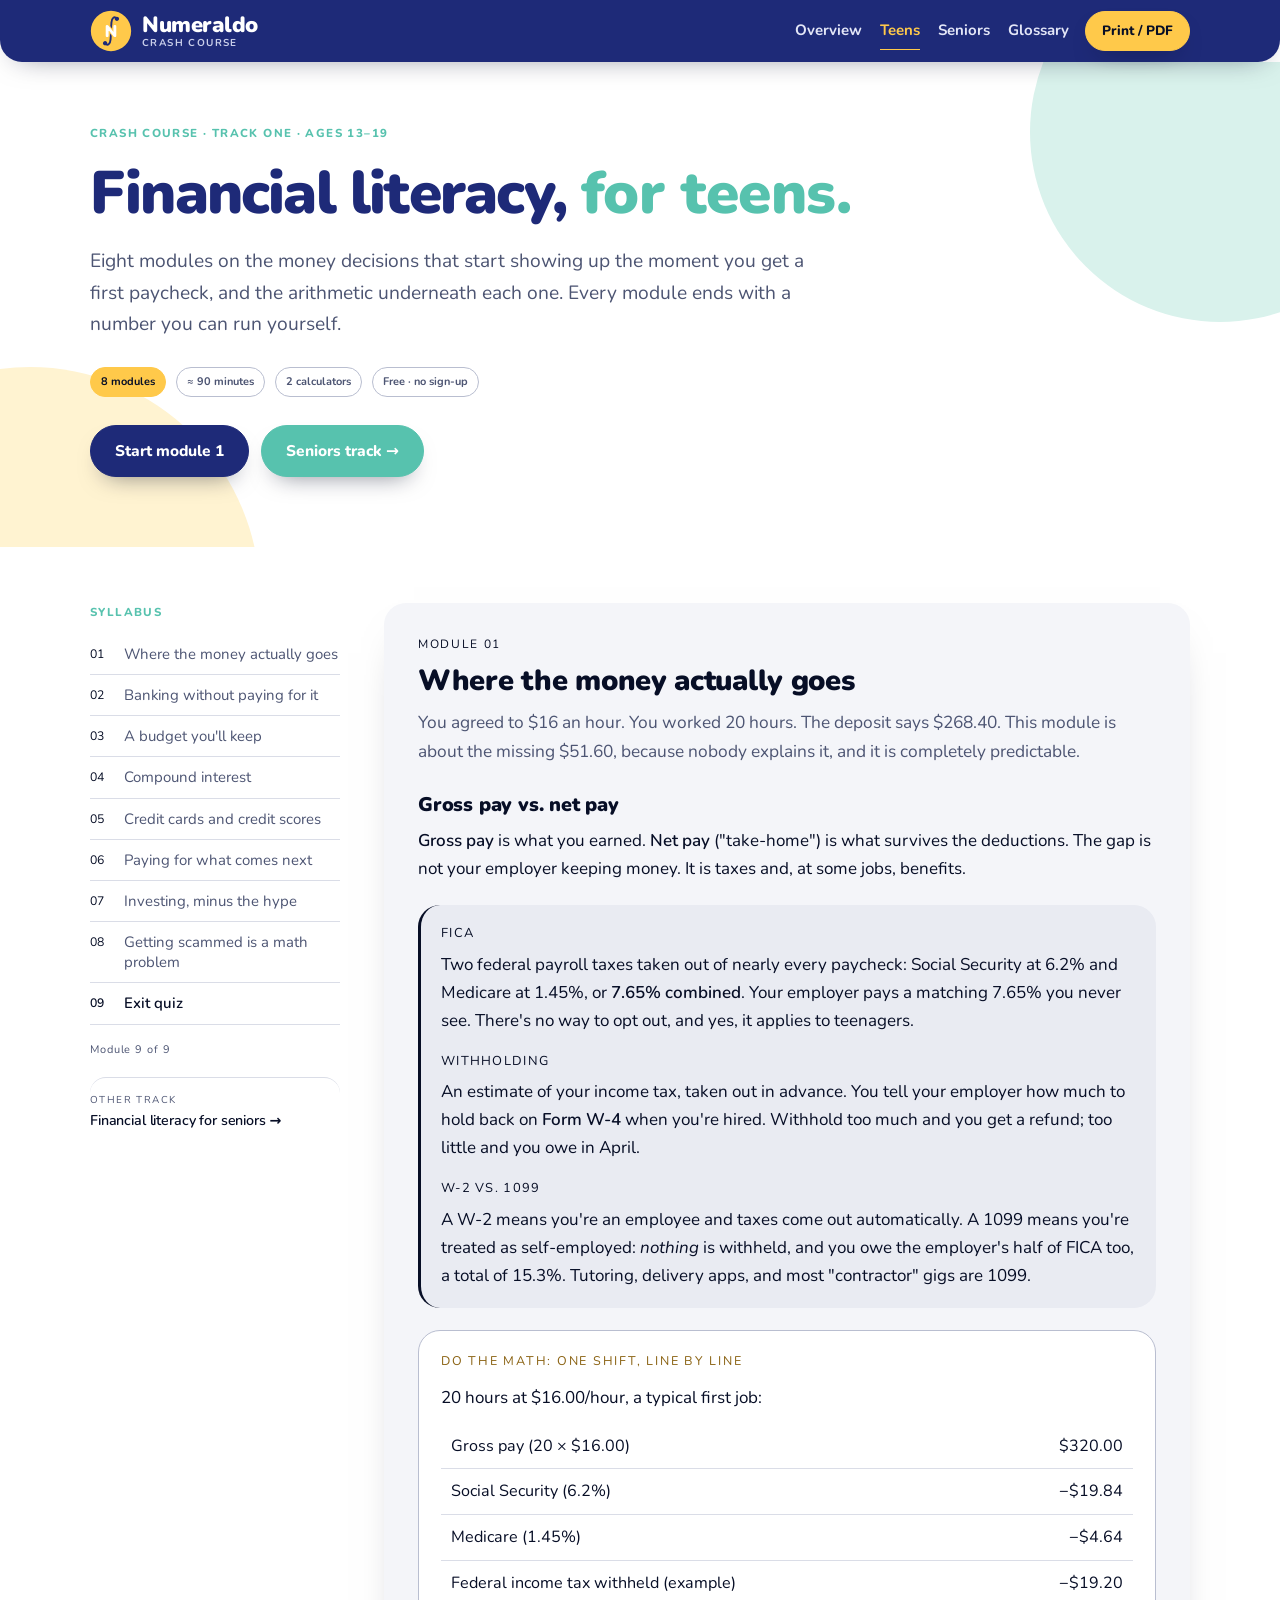
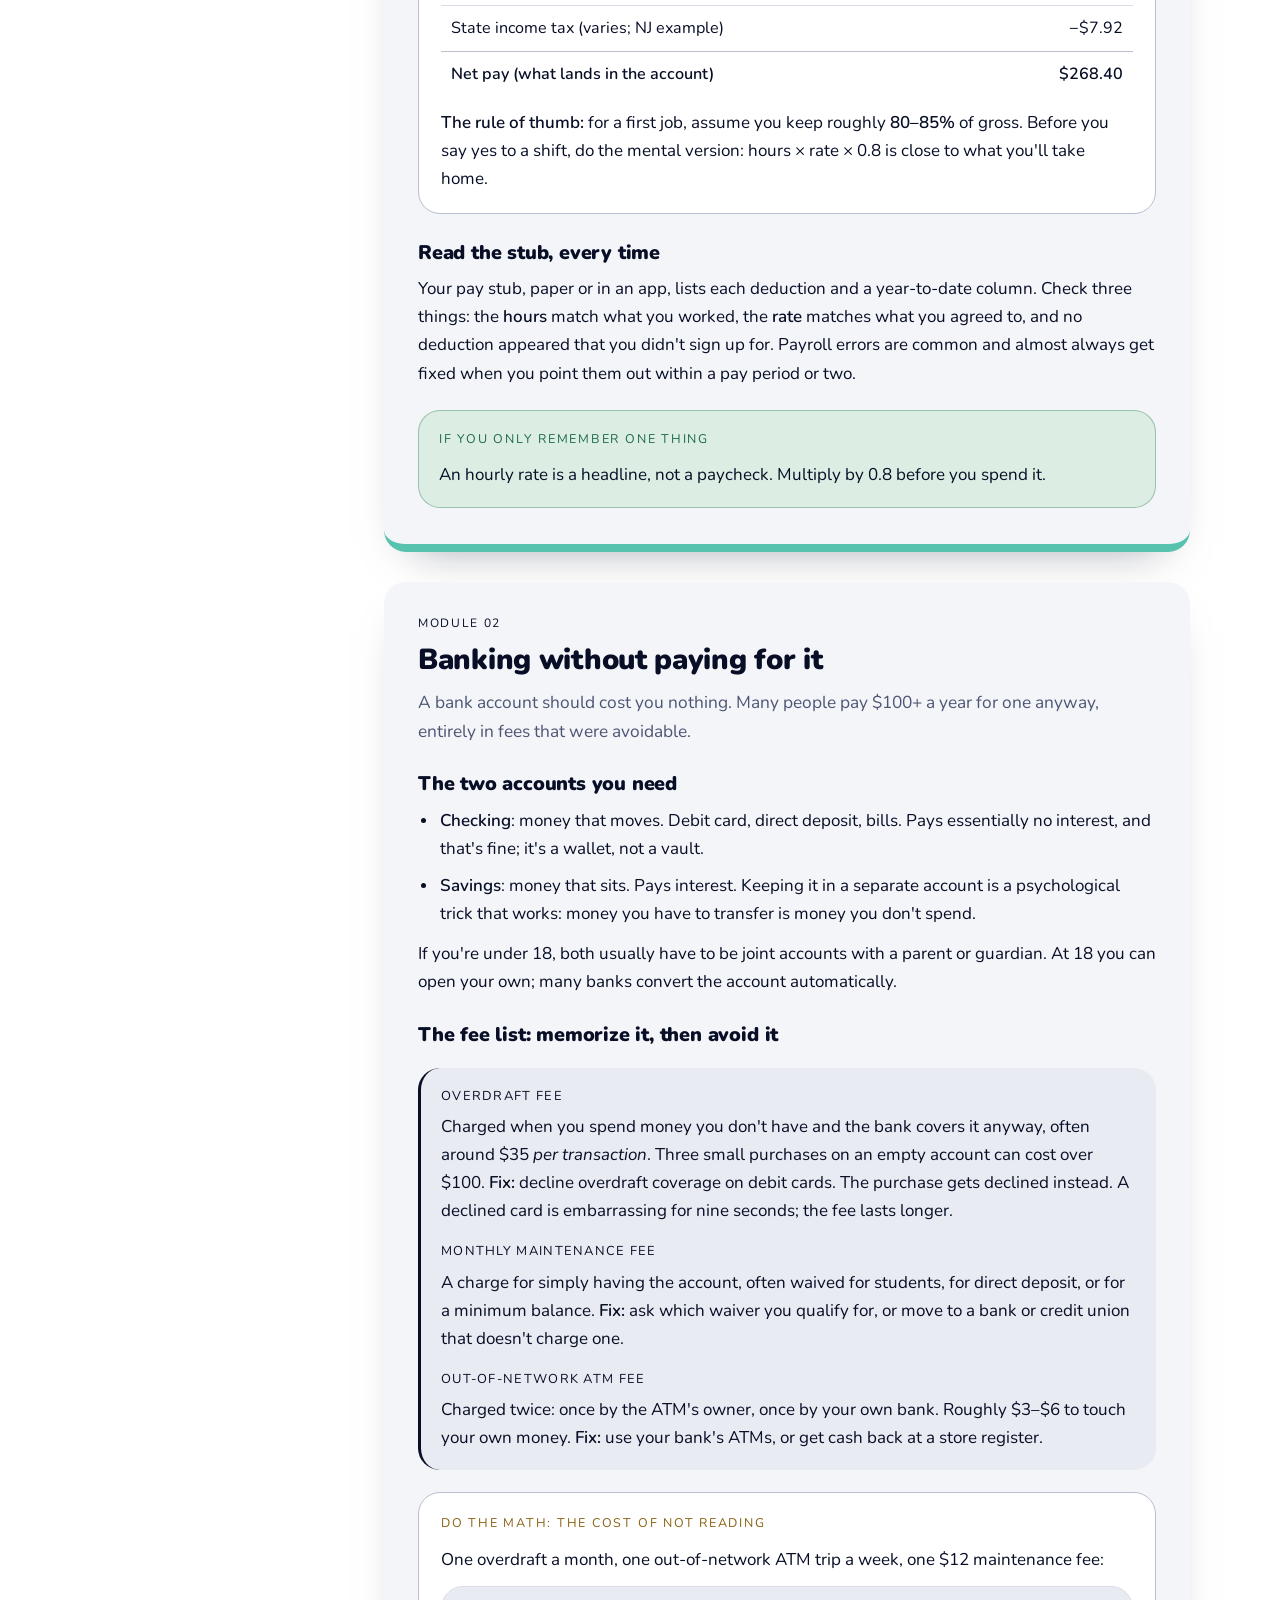
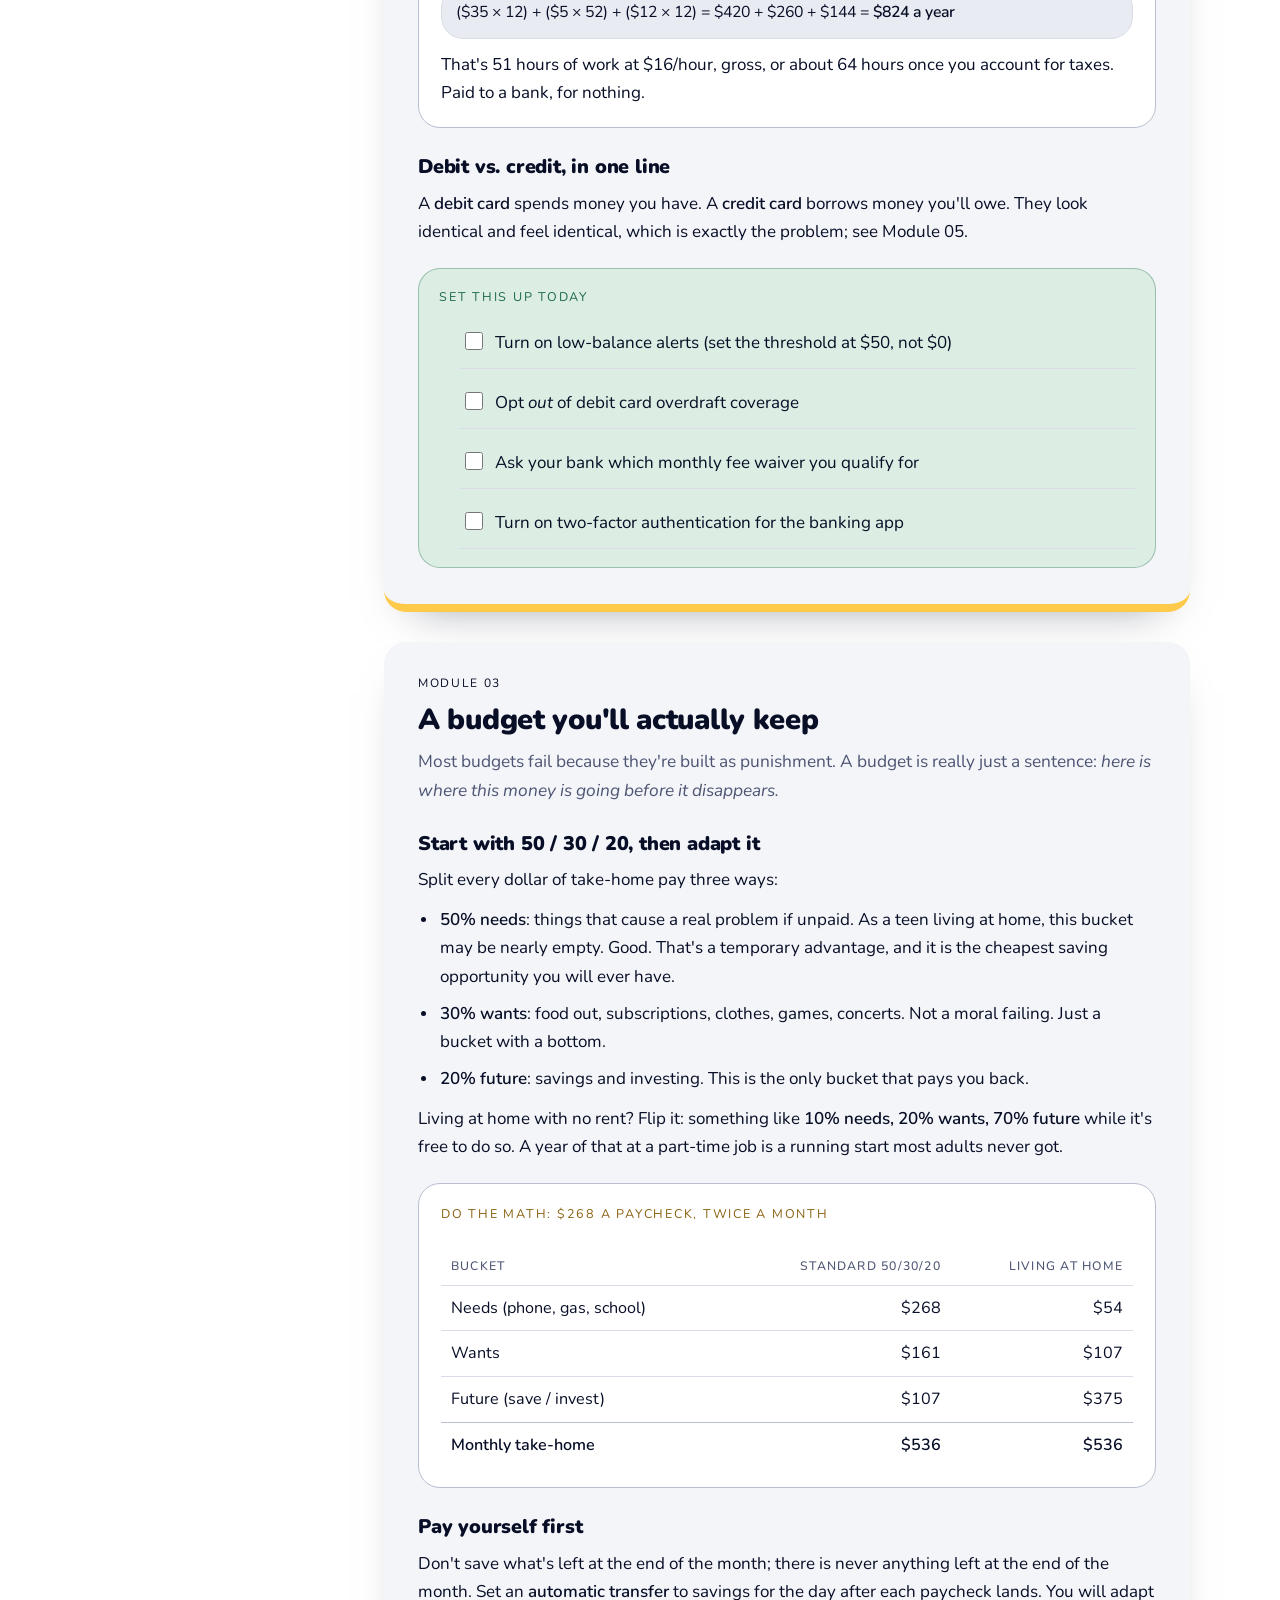
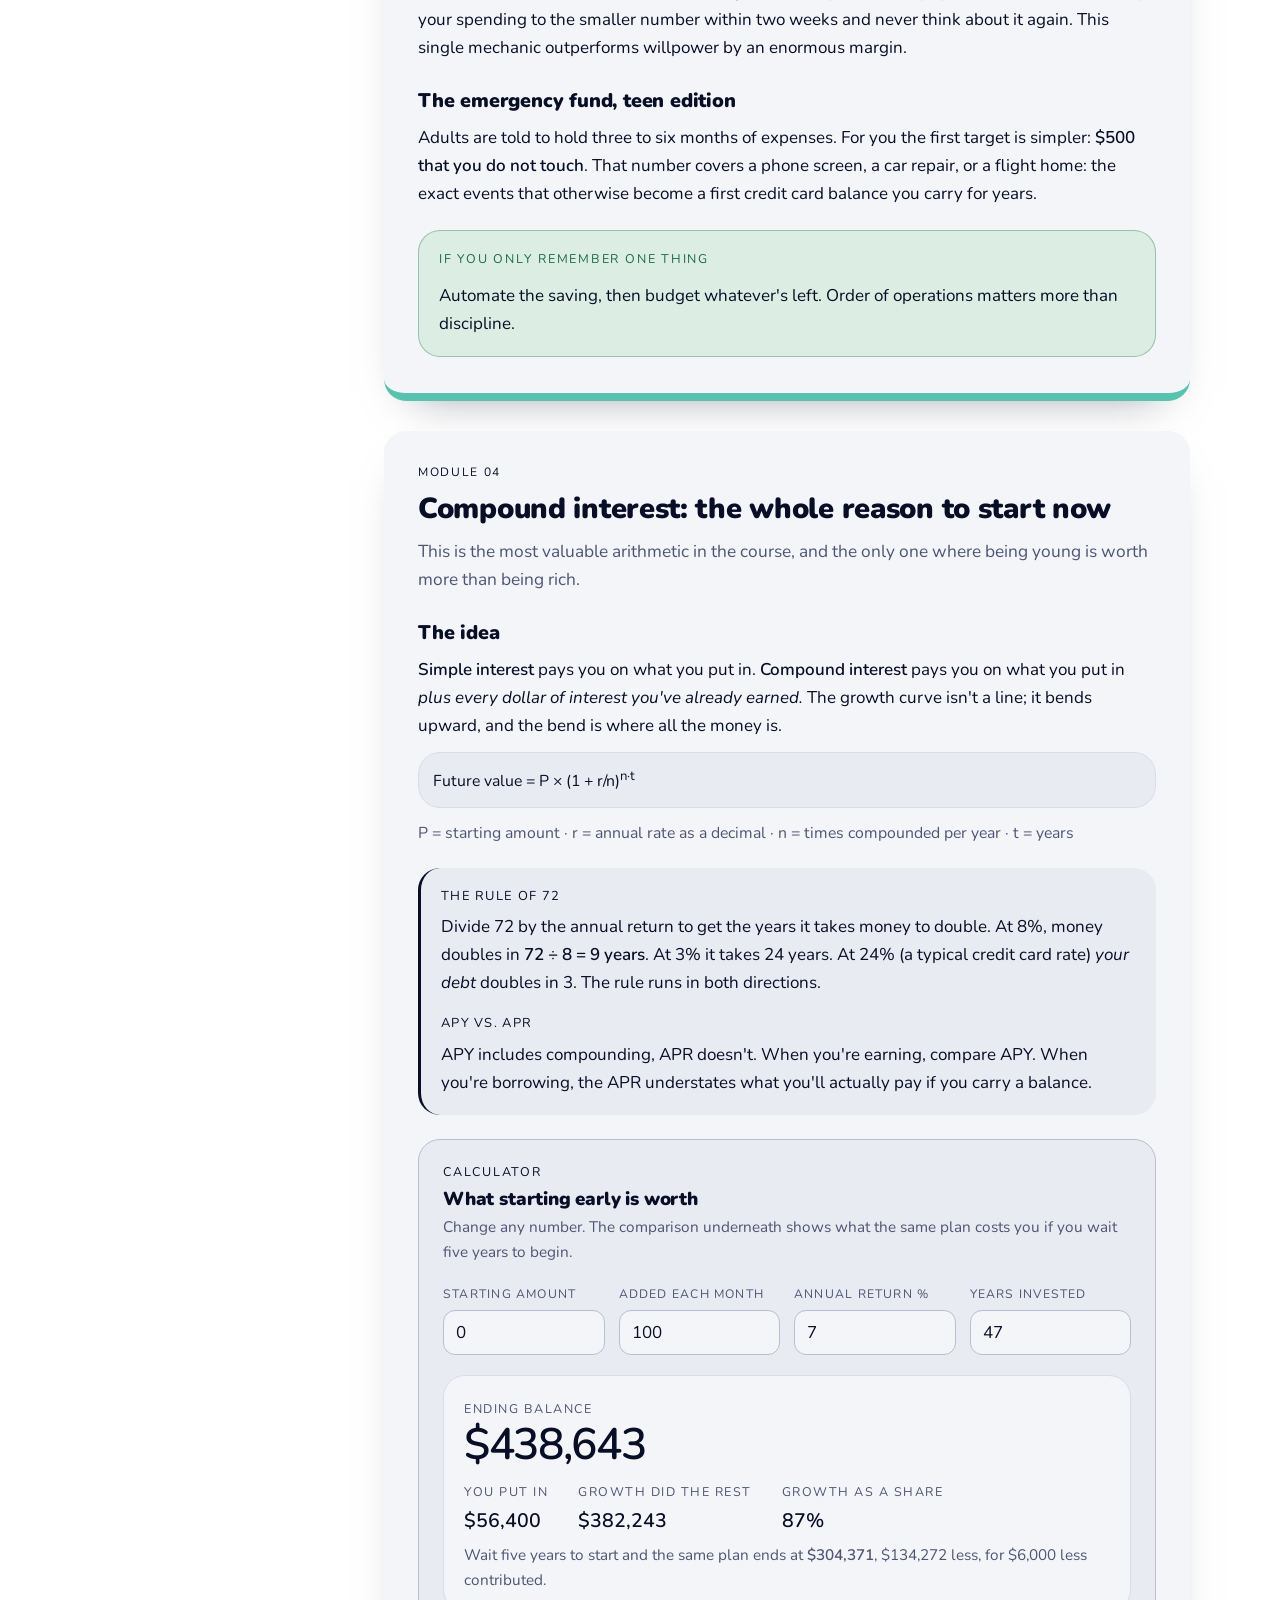
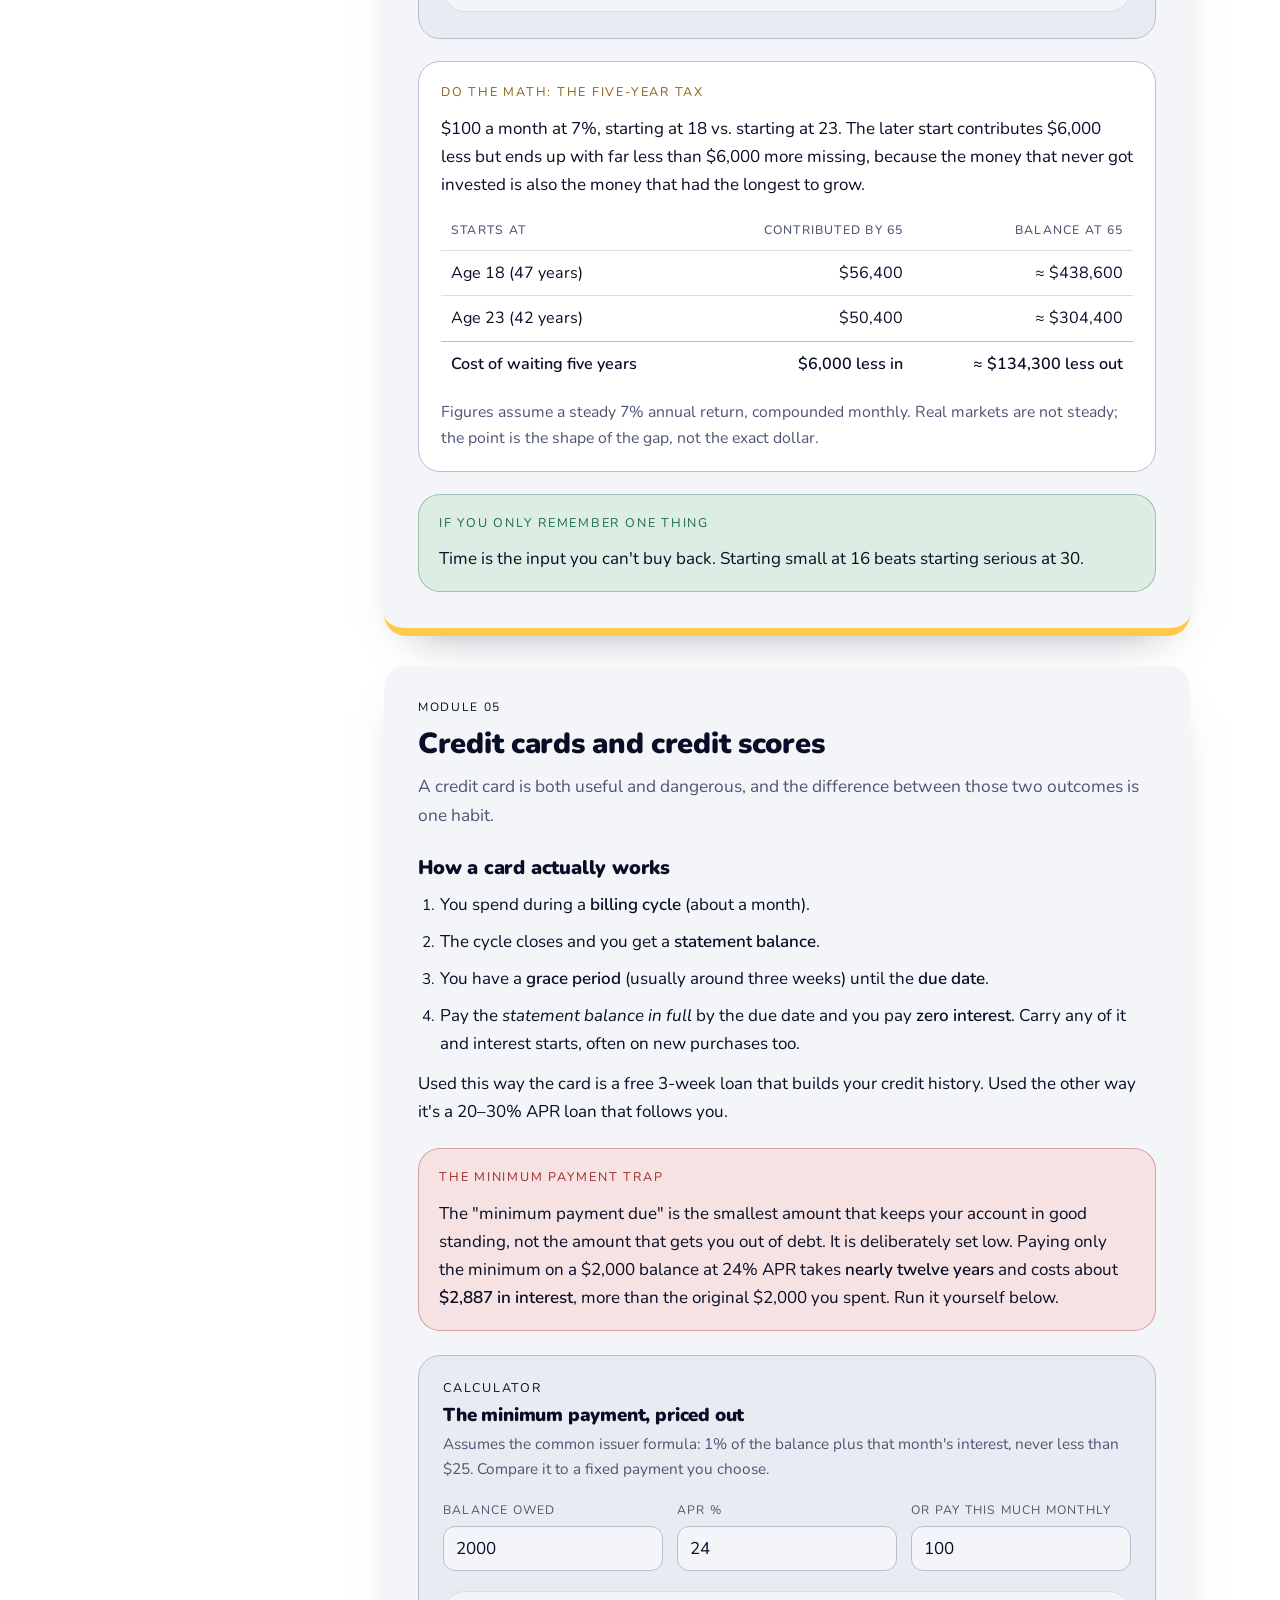
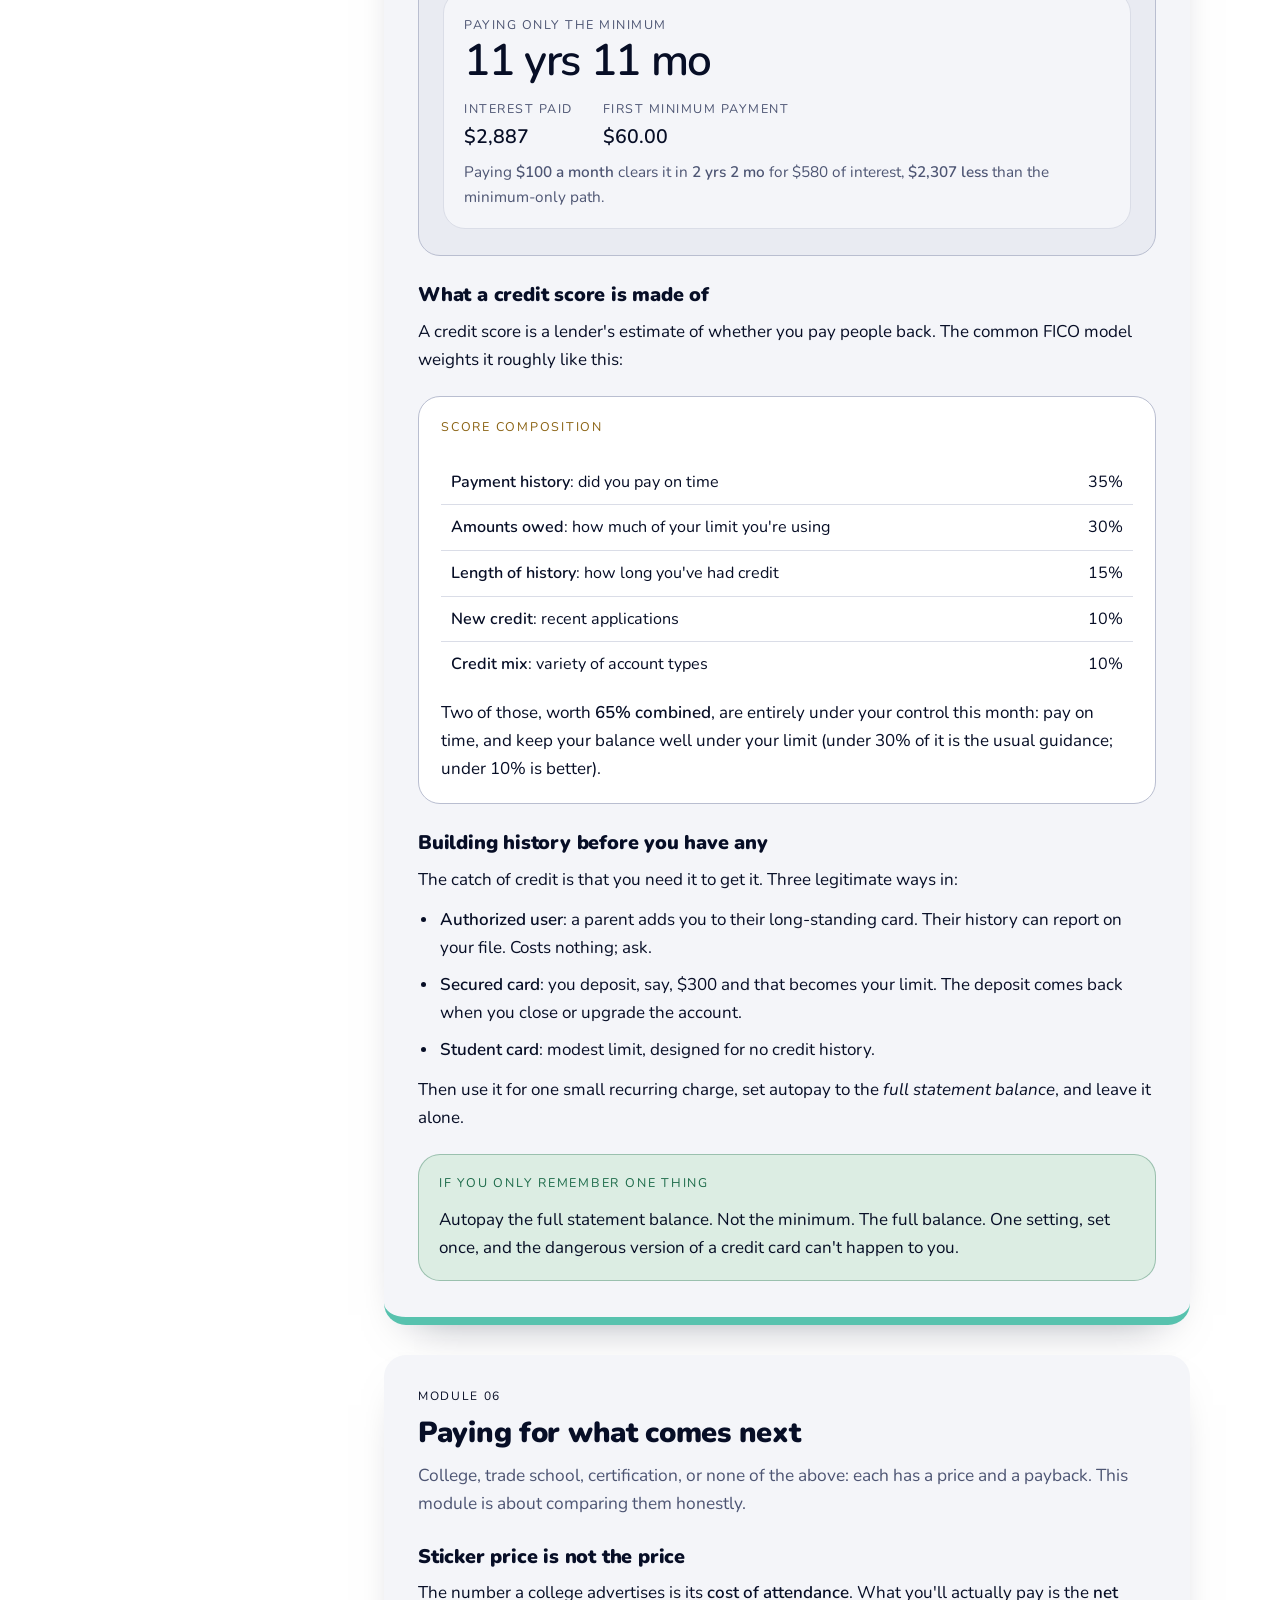
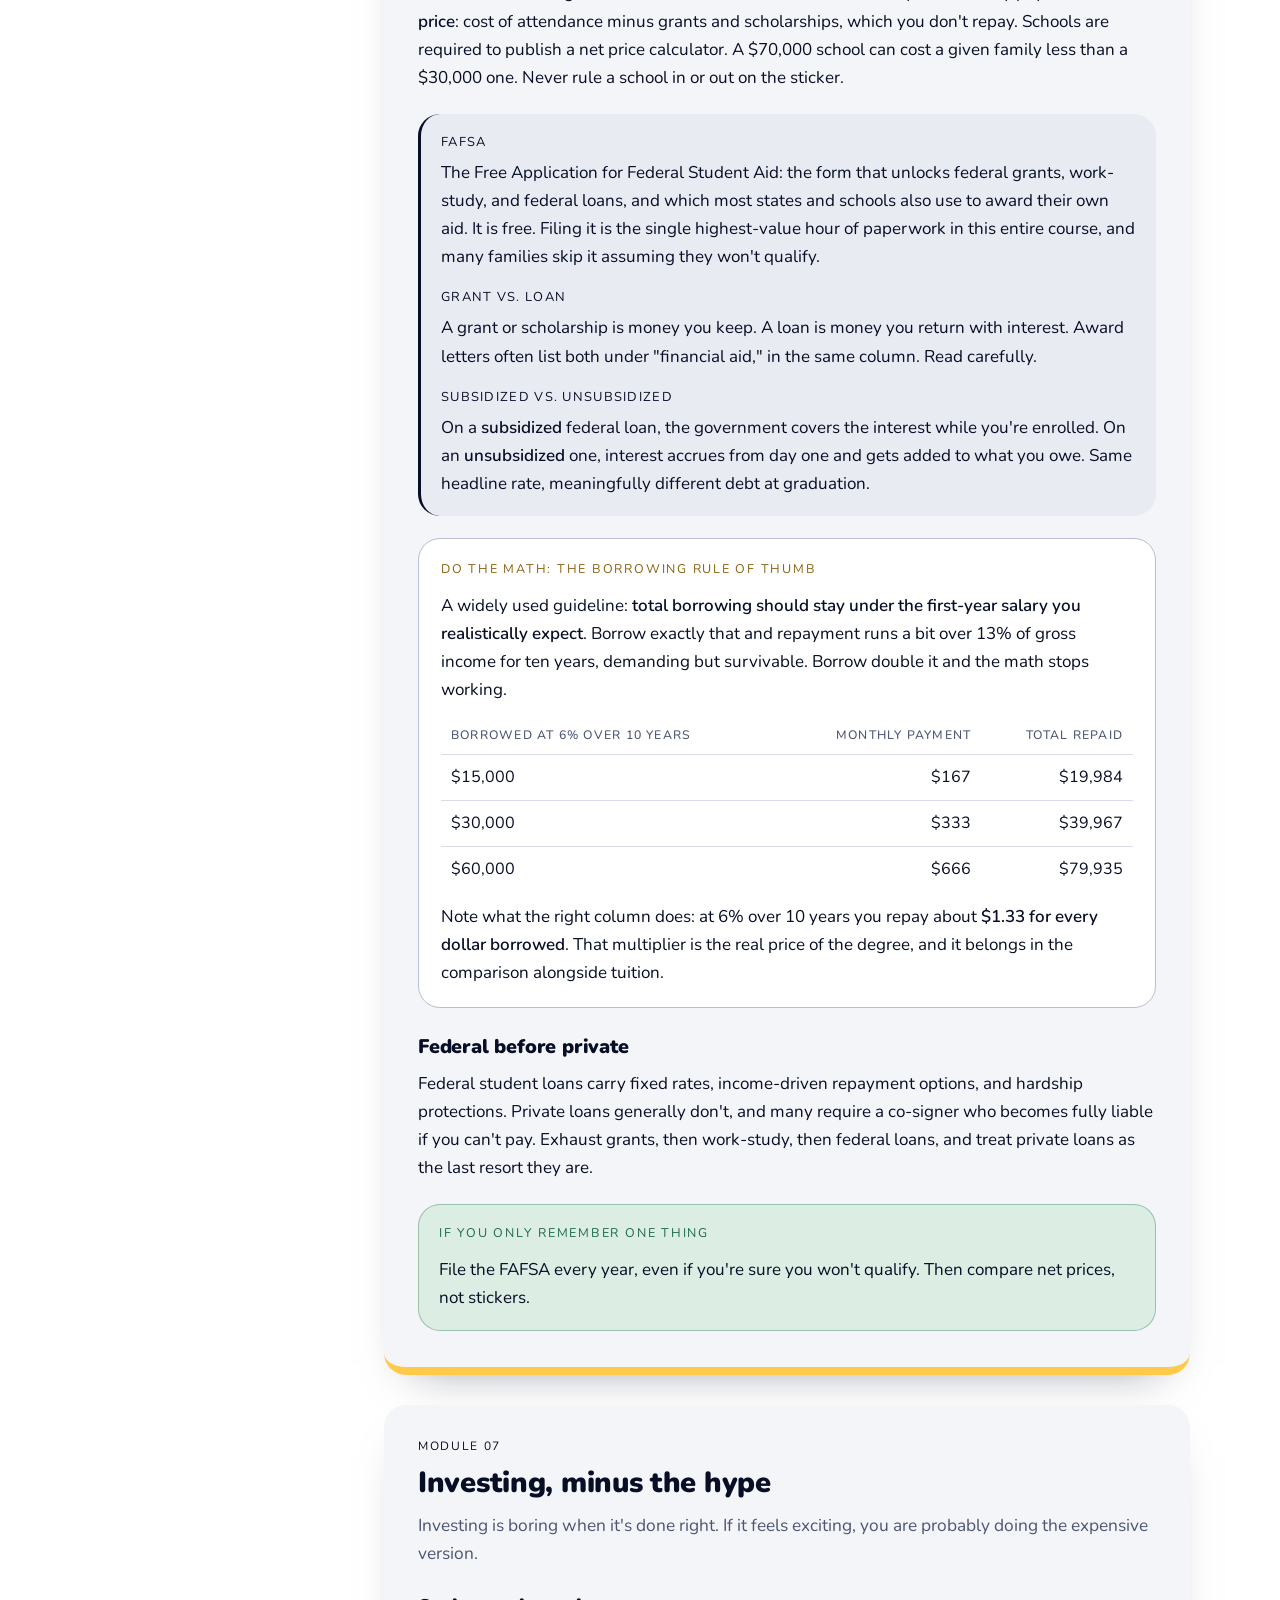
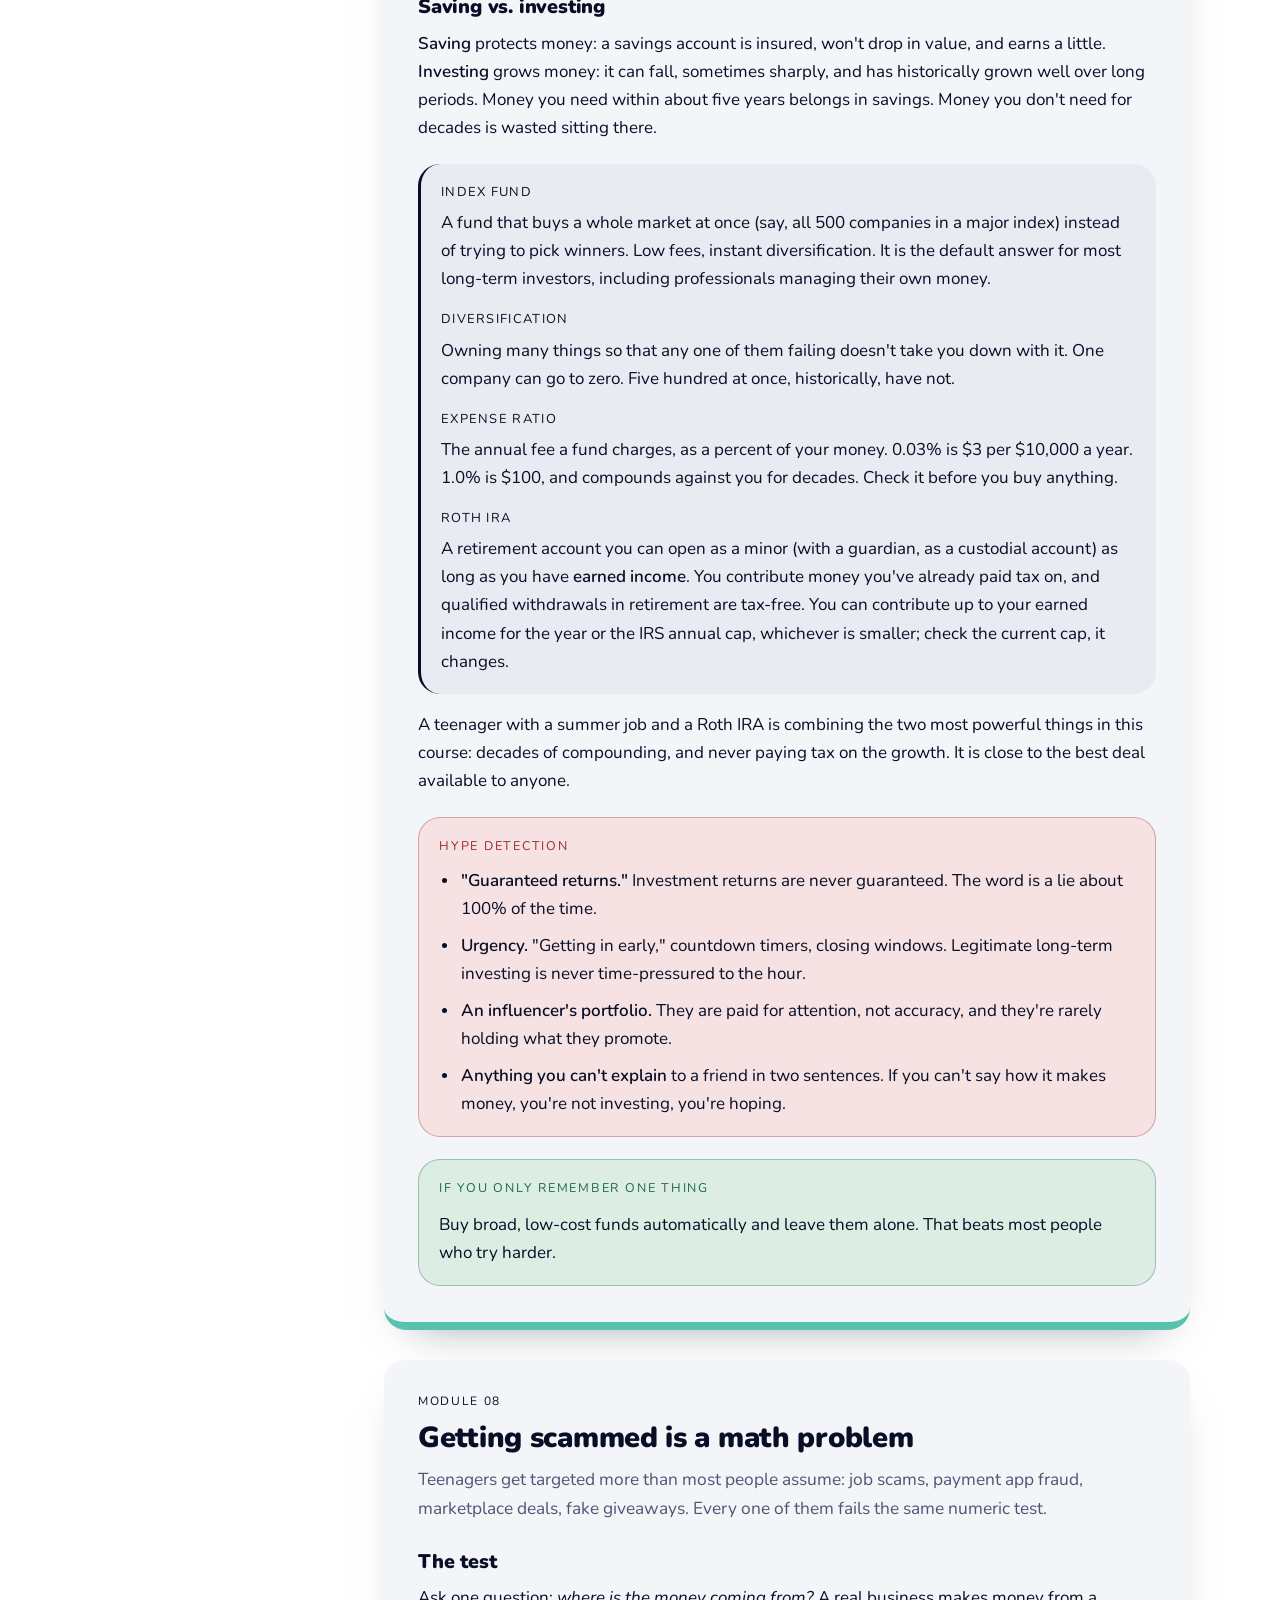
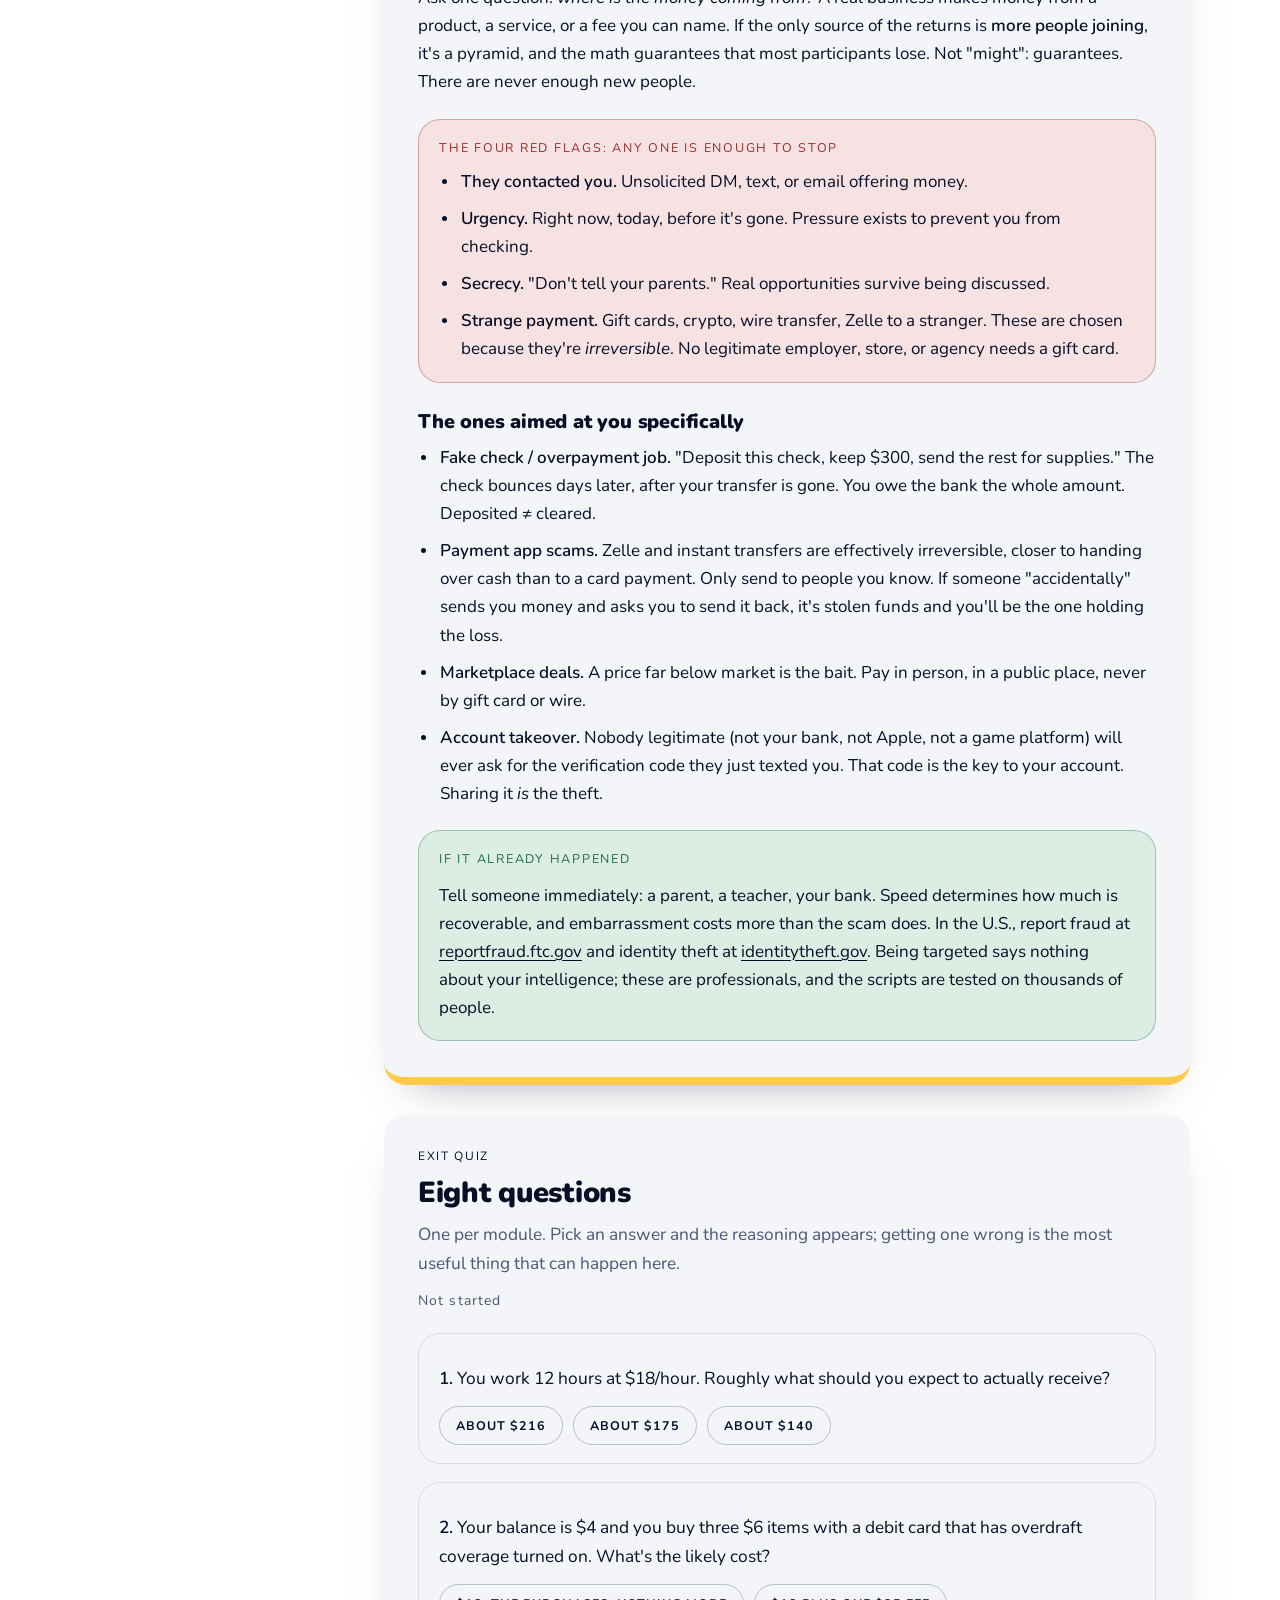
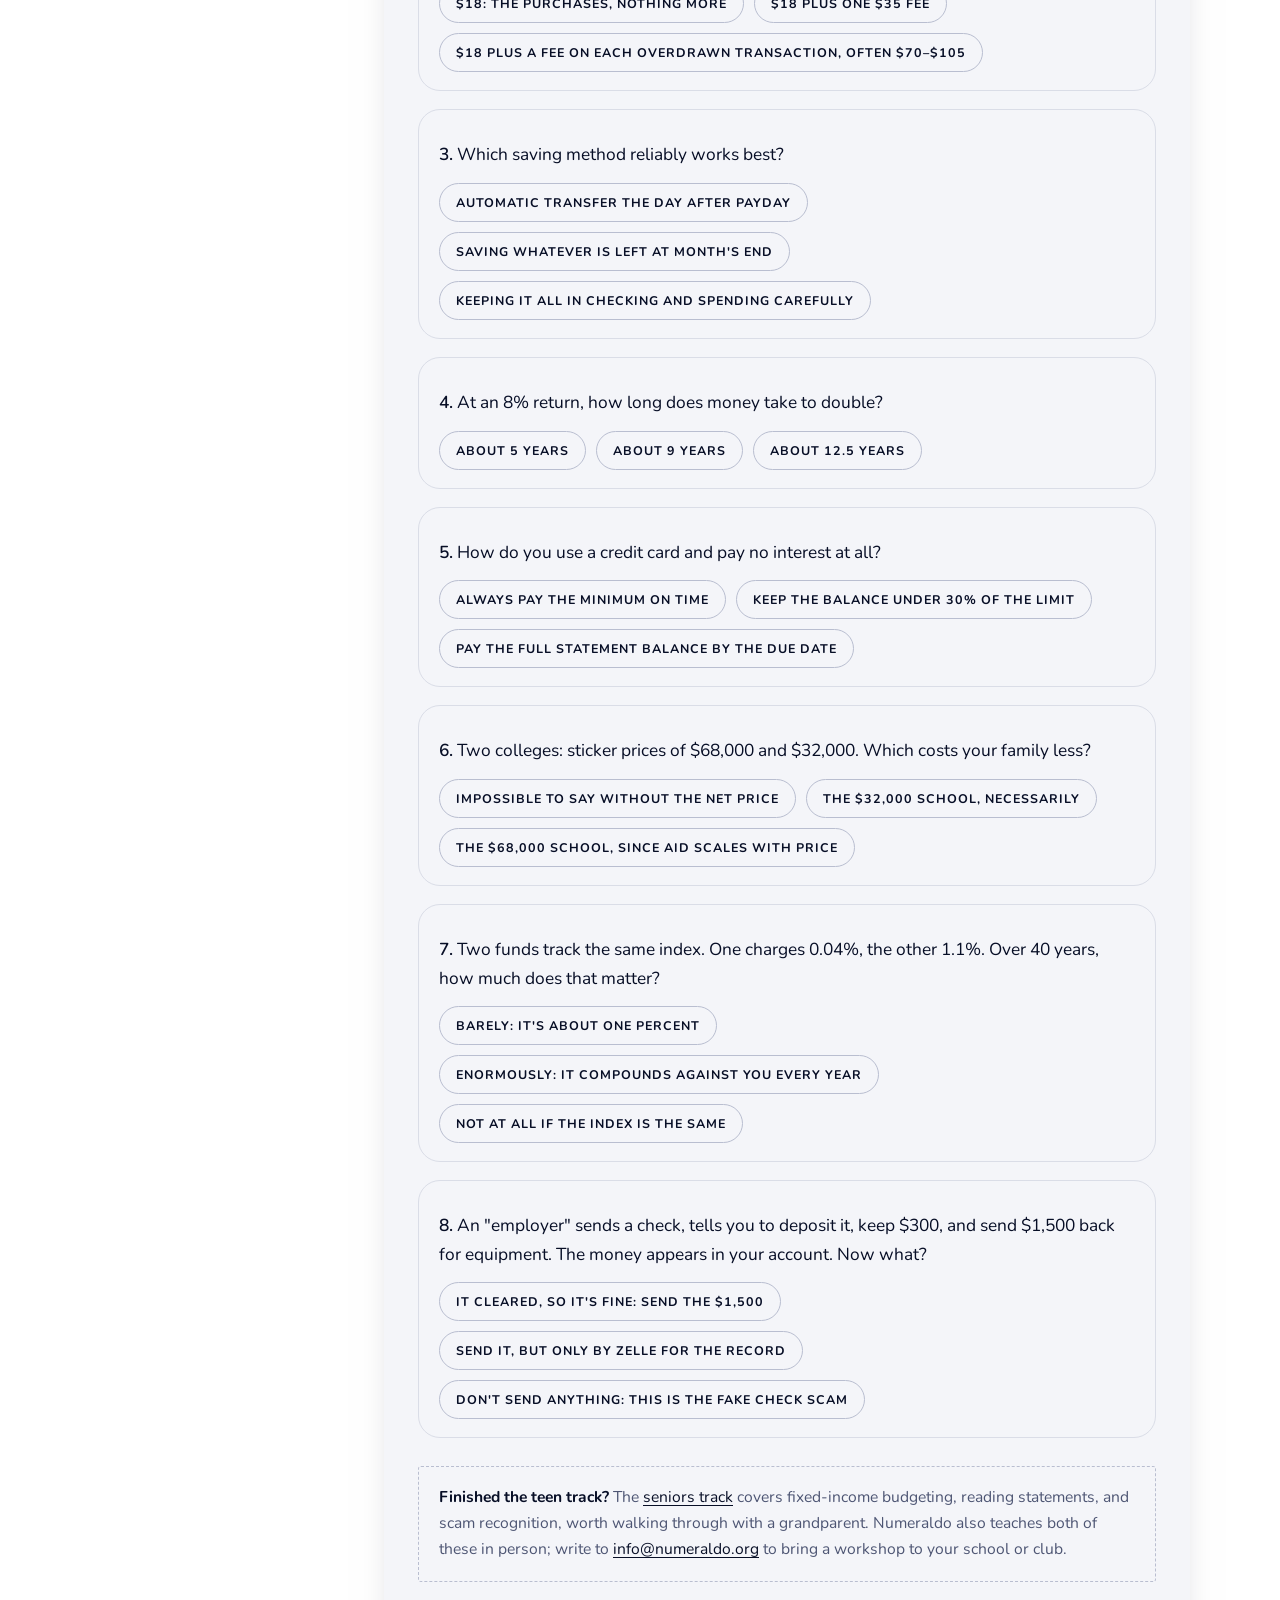
<file: crash-course/teens.html>
<!DOCTYPE html>
<html lang="en">
<head>
<meta charset="utf-8">
<meta name="viewport" content="width=device-width, initial-scale=1, viewport-fit=cover">
<meta name="description" content="A free eight-module financial literacy crash course for teenagers, from Numeraldo: paychecks, banking, budgeting, compound interest, credit, student loans, investing, and how to spot a scam.">
<meta property="og:title" content="Financial Literacy Crash Course: Teens">
<meta property="og:description" content="Eight modules, real arithmetic, no jargon. Free from Numeraldo.">
<meta property="og:type" content="article">
<meta property="og:image" content="https://numeraldo.org/assets/og-crash-course.png">
<meta property="og:image:width" content="1200">
<meta property="og:image:height" content="630">
<meta property="og:image:alt" content="The Financial Literacy Crash Course from Numeraldo. Two free tracks, teens and seniors, 16 modules.">
<meta name="twitter:card" content="summary_large_image">
<meta name="twitter:image" content="https://numeraldo.org/assets/og-crash-course.png">
<link rel="icon" href="../assets/numeraldo-fun-mark.svg" type="image/svg+xml">
<title>Financial Literacy Crash Course: Teens · Numeraldo</title>
<link rel="preconnect" href="https://fonts.googleapis.com">
<link rel="preconnect" href="https://fonts.gstatic.com" crossorigin>
<link rel="stylesheet" href="https://fonts.googleapis.com/css2?family=Nunito:wght@400;600;700;800;900&family=Bricolage+Grotesque:opsz,wght@12..96,500;12..96,600;12..96,800&family=IBM+Plex+Mono:wght@400;500;600&family=Source+Serif+4:ital,opsz,wght@0,8..60,400;0,8..60,600;1,8..60,400&display=swap">
<link rel="stylesheet" href="assets/course.css">
</head>
<body data-track="teens">

<a class="skip" href="#course">Skip to the course</a>

<header class="site">
  <div class="wrap bar">
    <a class="brand" href="index.html">
      <img class="mark" src="assets/numeraldo-fun-mark-sun.svg" width="42" height="42" alt="">
      <span class="wordmark">Numeraldo<small>Crash Course</small></span>
    </a>
    <nav class="main">
      <a href="index.html">Overview</a>
      <a href="teens.html" aria-current="page">Teens</a>
      <a href="seniors.html">Seniors</a>
      <a href="glossary.html">Glossary</a>
    </nav>
    <a class="btn ghost sm noprint" href="#" data-print>Print / PDF</a>
  </div>
</header>

<main id="top">

  <div class="hero">
    <div class="wrap">
      <span class="eyebrow">Crash course · Track one · Ages 13–19</span>
      <h1 class="lede">Financial literacy, <em>for teens.</em></h1>
      <p class="sub">Eight modules on the money decisions that start showing up the moment you get a
        first paycheck, and the arithmetic underneath each one. Every module
        ends with a number you can run yourself.</p>
      <div class="facts">
        <span class="chip on">8 modules</span>
        <span class="chip">≈ 90 minutes</span>
        <span class="chip">2 calculators</span>
        <span class="chip">Free · no sign-up</span>
      </div>
      <div class="hero-cta noprint">
        <a class="btn" href="#m1">Start module 1</a>
        <a class="btn ghost" href="seniors.html">Seniors track →</a>
      </div>
    </div>
  </div>

  <section id="course">
    <div class="wrap course">

      <aside class="toc noprint" aria-label="Course syllabus">
        <span class="eyebrow">Syllabus</span>
        <ol>
          <li><a href="#m1"><span class="n">01</span><span>Where the money actually goes</span></a></li>
          <li><a href="#m2"><span class="n">02</span><span>Banking without paying for it</span></a></li>
          <li><a href="#m3"><span class="n">03</span><span>A budget you'll keep</span></a></li>
          <li><a href="#m4"><span class="n">04</span><span>Compound interest</span></a></li>
          <li><a href="#m5"><span class="n">05</span><span>Credit cards and credit scores</span></a></li>
          <li><a href="#m6"><span class="n">06</span><span>Paying for what comes next</span></a></li>
          <li><a href="#m7"><span class="n">07</span><span>Investing, minus the hype</span></a></li>
          <li><a href="#m8"><span class="n">08</span><span>Getting scammed is a math problem</span></a></li>
          <li><a href="#quiz"><span class="n">09</span><span>Exit quiz</span></a></li>
        </ol>
        <p class="prog" data-progress></p>
        <a class="switch" href="seniors.html">
          <span class="k">Other track</span>
          <span class="t">Financial literacy for seniors &rarr;</span>
        </a>
      </aside>

      <div class="modules">

        <article class="module" id="m1">
          <span class="num">Module 01</span>
          <h2>Where the money actually goes</h2>
          <p class="why">You agreed to $16 an hour. You worked 20 hours. The deposit says $268.40.
            This module is about the missing $51.60, because nobody explains it, and it is completely
            predictable.</p>

          <h3>Gross pay vs. net pay</h3>
          <p><strong>Gross pay</strong> is what you earned. <strong>Net pay</strong> ("take-home")
            is what survives the deductions. The gap is not your employer keeping money. It is taxes
            and, at some jobs, benefits.</p>

          <dl class="term">
            <dt>FICA</dt>
            <dd>Two federal payroll taxes taken out of nearly every paycheck: Social Security at 6.2%
              and Medicare at 1.45%, or <strong>7.65% combined</strong>. Your employer pays a matching
              7.65% you never see. There's no way to opt out, and yes, it applies to teenagers.</dd>
            <dt>Withholding</dt>
            <dd>An estimate of your income tax, taken out in advance. You tell your employer how much
              to hold back on <strong>Form W-4</strong> when you're hired. Withhold too much and you
              get a refund; too little and you owe in April.</dd>
            <dt>W-2 vs. 1099</dt>
            <dd>A W-2 means you're an employee and taxes come out automatically. A 1099 means you're
              treated as self-employed: <em>nothing</em> is withheld, and you owe the employer's half
              of FICA too, a total of 15.3%. Tutoring, delivery apps, and most "contractor" gigs are 1099.</dd>
          </dl>

          <div class="domath">
            <span class="lab">Do the math: one shift, line by line</span>
            <p>20 hours at $16.00/hour, a typical first job:</p>
            <div class="scroller">
              <table>
                <tbody>
                  <tr><td>Gross pay (20 × $16.00)</td><td class="n">$320.00</td></tr>
                  <tr><td>Social Security (6.2%)</td><td class="n">−$19.84</td></tr>
                  <tr><td>Medicare (1.45%)</td><td class="n">−$4.64</td></tr>
                  <tr><td>Federal income tax withheld (example)</td><td class="n">−$19.20</td></tr>
                  <tr><td>State income tax (varies; NJ example)</td><td class="n">−$7.92</td></tr>
                </tbody>
                <tfoot><tr><td>Net pay (what lands in the account)</td><td class="n">$268.40</td></tr></tfoot>
              </table>
            </div>
            <p><strong>The rule of thumb:</strong> for a first job, assume
              you keep roughly <strong>80–85%</strong> of gross. Before you say yes to a shift, do the
              mental version: hours × rate × 0.8 is close to what you'll take home.</p>
          </div>

          <h3>Read the stub, every time</h3>
          <p>Your pay stub, paper or in an app, lists each deduction and a year-to-date column.
            Check three things: the <strong>hours</strong> match what you worked, the <strong>rate</strong>
            matches what you agreed to, and no deduction appeared that you didn't sign up for. Payroll
            errors are common and almost always get fixed when you point them out within a pay period or two.</p>

          <div class="safe">
            <span class="lab">If you only remember one thing</span>
            <p>An hourly rate is a headline, not a paycheck. Multiply by 0.8 before you spend it.</p>
          </div>
        </article>

        <article class="module" id="m2">
          <span class="num">Module 02</span>
          <h2>Banking without paying for it</h2>
          <p class="why">A bank account should cost you nothing. Many people pay $100+ a year for one
            anyway, entirely in fees that were avoidable.</p>

          <h3>The two accounts you need</h3>
          <ul>
            <li><strong>Checking</strong>: money that moves. Debit card, direct deposit, bills.
              Pays essentially no interest, and that's fine; it's a wallet, not a vault.</li>
            <li><strong>Savings</strong>: money that sits. Pays interest. Keeping it in a separate
              account is a psychological trick that works: money you have to transfer is money you don't spend.</li>
          </ul>
          <p>If you're under 18, both usually have to be joint accounts with a parent or guardian.
            At 18 you can open your own; many banks convert the account automatically.</p>

          <h3>The fee list: memorize it, then avoid it</h3>
          <dl class="term">
            <dt>Overdraft fee</dt>
            <dd>Charged when you spend money you don't have and the bank covers it anyway, often
              around $35 <em>per transaction</em>. Three small purchases on an empty account can cost
              over $100. <strong>Fix:</strong> decline overdraft coverage on debit cards. The purchase
              gets declined instead. A declined card is embarrassing for nine seconds; the fee lasts longer.</dd>
            <dt>Monthly maintenance fee</dt>
            <dd>A charge for simply having the account, often waived for students, for direct deposit,
              or for a minimum balance. <strong>Fix:</strong> ask which waiver you qualify for, or move
              to a bank or credit union that doesn't charge one.</dd>
            <dt>Out-of-network ATM fee</dt>
            <dd>Charged twice: once by the ATM's owner, once by your own bank. Roughly $3–$6 to touch
              your own money. <strong>Fix:</strong> use your bank's ATMs, or get cash back at a store register.</dd>
          </dl>

          <div class="domath">
            <span class="lab">Do the math: the cost of not reading</span>
            <p>One overdraft a month, one out-of-network ATM trip a week, one $12 maintenance fee:</p>
            <div class="formula">($35 × 12) + ($5 × 52) + ($12 × 12) = $420 + $260 + $144 = <strong>$824 a year</strong></div>
            <p>That's 51 hours of work at $16/hour, gross, or about 64 hours once
              you account for taxes. Paid to a bank, for nothing.</p>
          </div>

          <h3>Debit vs. credit, in one line</h3>
          <p>A <strong>debit card</strong> spends money you have. A <strong>credit card</strong> borrows
            money you'll owe. They look identical and feel identical, which is exactly the problem;
            see Module 05.</p>

          <div class="safe">
            <span class="lab">Set this up today</span>
            <ul class="check">
              <li><label><input type="checkbox" id="t-alerts"><span>Turn on low-balance alerts (set the threshold at $50, not $0)</span></label></li>
              <li><label><input type="checkbox" id="t-overdraft"><span>Opt <em>out</em> of debit card overdraft coverage</span></label></li>
              <li><label><input type="checkbox" id="t-fee"><span>Ask your bank which monthly fee waiver you qualify for</span></label></li>
              <li><label><input type="checkbox" id="t-2fa"><span>Turn on two-factor authentication for the banking app</span></label></li>
            </ul>
          </div>
        </article>

        <article class="module" id="m3">
          <span class="num">Module 03</span>
          <h2>A budget you'll actually keep</h2>
          <p class="why">Most budgets fail because they're built as punishment. A budget is really just
            a sentence: <em>here is where this money is going before it disappears.</em></p>

          <h3>Start with 50 / 30 / 20, then adapt it</h3>
          <p>Split every dollar of take-home pay three ways:</p>
          <ul>
            <li><strong>50% needs</strong>: things that cause a real problem if unpaid. As a teen
              living at home, this bucket may be nearly empty. Good. That's a temporary advantage,
              and it is the cheapest saving opportunity you will ever have.</li>
            <li><strong>30% wants</strong>: food out, subscriptions, clothes, games, concerts.
              Not a moral failing. Just a bucket with a bottom.</li>
            <li><strong>20% future</strong>: savings and investing. This is the only bucket that
              pays you back.</li>
          </ul>
          <p>Living at home with no rent? Flip it: something like <strong>10% needs, 20% wants,
            70% future</strong> while it's free to do so. A year of that at a part-time job is a running start most adults never got.</p>

          <div class="domath">
            <span class="lab">Do the math: $268 a paycheck, twice a month</span>
            <div class="scroller">
              <table>
                <thead><tr><th>Bucket</th><th class="n">Standard 50/30/20</th><th class="n">Living at home</th></tr></thead>
                <tbody>
                  <tr><td>Needs (phone, gas, school)</td><td class="n">$268</td><td class="n">$54</td></tr>
                  <tr><td>Wants</td><td class="n">$161</td><td class="n">$107</td></tr>
                  <tr><td>Future (save / invest)</td><td class="n">$107</td><td class="n">$375</td></tr>
                </tbody>
                <tfoot><tr><td>Monthly take-home</td><td class="n">$536</td><td class="n">$536</td></tr></tfoot>
              </table>
            </div>
          </div>

          <h3>Pay yourself first</h3>
          <p>Don't save what's left at the end of the month; there is never anything left at the end
            of the month. Set an <strong>automatic transfer</strong> to savings for the day after each
            paycheck lands. You will adapt your spending to the smaller number within two weeks and
            never think about it again. This single mechanic outperforms willpower by an enormous margin.</p>

          <h3>The emergency fund, teen edition</h3>
          <p>Adults are told to hold three to six months of expenses. For you the first target is
            simpler: <strong>$500 that you do not touch</strong>. That number covers a phone screen,
            a car repair, or a flight home: the exact events that otherwise become a first credit card
            balance you carry for years.</p>

          <div class="safe">
            <span class="lab">If you only remember one thing</span>
            <p>Automate the saving, then budget whatever's left. Order of operations matters more than discipline.</p>
          </div>
        </article>

        <article class="module" id="m4">
          <span class="num">Module 04</span>
          <h2>Compound interest: the whole reason to start now</h2>
          <p class="why">This is the most valuable arithmetic in the course, and the only one where
            being young is worth more than being rich.</p>

          <h3>The idea</h3>
          <p><strong>Simple interest</strong> pays you on what you put in. <strong>Compound interest</strong>
            pays you on what you put in <em>plus every dollar of interest you've already earned.</em>
            The growth curve isn't a line; it bends upward, and the bend is where all the money is.</p>

          <div class="formula">Future value = P × (1 + r/n)<sup>n·t</sup></div>
          <p class="aside-note">P = starting amount · r = annual
            rate as a decimal · n = times compounded per year · t = years</p>

          <dl class="term">
            <dt>The Rule of 72</dt>
            <dd>Divide 72 by the annual return to get the years it takes money to double.
              At 8%, money doubles in <strong>72 ÷ 8 = 9 years</strong>. At 3% it takes 24 years. At 24%
              (a typical credit card rate) <em>your debt</em> doubles in 3. The rule runs in both directions.</dd>
            <dt>APY vs. APR</dt>
            <dd>APY includes compounding, APR doesn't. When you're earning, compare APY. When you're
              borrowing, the APR understates what you'll actually pay if you carry a balance.</dd>
          </dl>

          <div class="tool noprint">
            <span class="lab">Calculator</span>
            <h4>What starting early is worth</h4>
            <p class="hint">Change any number. The comparison underneath shows what the same plan costs
              you if you wait five years to begin.</p>
            <div class="fields">
              <div class="field">
                <label for="c-start">Starting amount</label>
                <input type="number" id="c-start" value="0" min="0" step="50" inputmode="decimal">
              </div>
              <div class="field">
                <label for="c-month">Added each month</label>
                <input type="number" id="c-month" value="100" min="0" step="25" inputmode="decimal">
              </div>
              <div class="field">
                <label for="c-rate">Annual return %</label>
                <input type="number" id="c-rate" value="7" min="0" max="30" step="0.5" inputmode="decimal">
              </div>
              <div class="field">
                <label for="c-years">Years invested</label>
                <input type="number" id="c-years" value="47" min="1" max="70" step="1" inputmode="numeric">
              </div>
            </div>
            <div class="out" aria-live="polite">
              <span class="cap">Ending balance</span>
              <span class="big" id="c-total">–</span>
              <div class="split">
                <div><span class="cap">You put in</span><span class="v" id="c-paid">–</span></div>
                <div><span class="cap">Growth did the rest</span><span class="v" id="c-growth">–</span></div>
                <div><span class="cap">Growth as a share</span><span class="v" id="c-share">–</span></div>
              </div>
              <p class="hint" id="c-wait"></p>
            </div>
          </div>

          <div class="domath">
            <span class="lab">Do the math: the five-year tax</span>
            <p>$100 a month at 7%, starting at 18 vs. starting at 23. The later start contributes
              $6,000 less but ends up with far less than $6,000 more missing, because the money that
              never got invested is also the money that had the longest to grow.</p>
            <div class="scroller">
              <table>
                <thead><tr><th>Starts at</th><th class="n">Contributed by 65</th><th class="n">Balance at 65</th></tr></thead>
                <tbody>
                  <tr><td>Age 18 (47 years)</td><td class="n">$56,400</td><td class="n">≈ $438,600</td></tr>
                  <tr><td>Age 23 (42 years)</td><td class="n">$50,400</td><td class="n">≈ $304,400</td></tr>
                </tbody>
                <tfoot><tr><td>Cost of waiting five years</td><td class="n">$6,000 less in</td><td class="n">≈ $134,300 less out</td></tr></tfoot>
              </table>
            </div>
            <p class="aside-note">Figures assume a steady 7%
              annual return, compounded monthly. Real markets are not steady; the point is the shape
              of the gap, not the exact dollar.</p>
          </div>

          <div class="safe">
            <span class="lab">If you only remember one thing</span>
            <p>Time is the input you can't buy back. Starting small at 16 beats starting serious at 30.</p>
          </div>
        </article>

        <article class="module" id="m5">
          <span class="num">Module 05</span>
          <h2>Credit cards and credit scores</h2>
          <p class="why">A credit card is both useful and dangerous, and
            the difference between those two outcomes is one habit.</p>

          <h3>How a card actually works</h3>
          <ol>
            <li>You spend during a <strong>billing cycle</strong> (about a month).</li>
            <li>The cycle closes and you get a <strong>statement balance</strong>.</li>
            <li>You have a <strong>grace period</strong> (usually around three weeks) until the
              <strong>due date</strong>.</li>
            <li>Pay the <em>statement balance in full</em> by the due date and you pay
              <strong>zero interest</strong>. Carry any of it and interest starts, often on new
              purchases too.</li>
          </ol>
          <p>Used this way the card is a free 3-week loan that builds your
            credit history. Used the other way it's a 20–30% APR loan that follows you.</p>

          <div class="flag">
            <span class="lab">The minimum payment trap</span>
            <p>The "minimum payment due" is the smallest amount that keeps your account in good
              standing, not the amount that gets you out of debt. It is deliberately set low.
              Paying only the minimum on a $2,000 balance at 24% APR takes <strong>nearly twelve
              years</strong> and costs about <strong>$2,887 in interest</strong>, more than the
              original $2,000 you spent. Run it yourself below.</p>
          </div>

          <div class="tool noprint">
            <span class="lab">Calculator</span>
            <h4>The minimum payment, priced out</h4>
            <p class="hint">Assumes the common issuer formula: 1% of the balance plus that month's
              interest, never less than $25. Compare it to a fixed payment you choose.</p>
            <div class="fields">
              <div class="field">
                <label for="k-bal">Balance owed</label>
                <input type="number" id="k-bal" value="2000" min="0" step="100" inputmode="decimal">
              </div>
              <div class="field">
                <label for="k-apr">APR %</label>
                <input type="number" id="k-apr" value="24" min="0" max="45" step="0.5" inputmode="decimal">
              </div>
              <div class="field">
                <label for="k-fixed">Or pay this much monthly</label>
                <input type="number" id="k-fixed" value="100" min="0" step="10" inputmode="decimal">
              </div>
            </div>
            <div class="out" aria-live="polite">
              <span class="cap">Paying only the minimum</span>
              <span class="big" id="k-mintime">–</span>
              <div class="split">
                <div><span class="cap">Interest paid</span><span class="v" id="k-mincost">–</span></div>
                <div><span class="cap">First minimum payment</span><span class="v" id="k-minfirst">–</span></div>
              </div>
              <p class="hint" id="k-fixedout"></p>
            </div>
          </div>

          <h3>What a credit score is made of</h3>
          <p>A credit score is a lender's estimate of whether you pay people back. The common FICO
            model weights it roughly like this:</p>
          <div class="domath">
            <span class="lab">Score composition</span>
            <div class="scroller">
              <table>
                <tbody>
                  <tr><td><strong>Payment history</strong>: did you pay on time</td><td class="n">35%</td></tr>
                  <tr><td><strong>Amounts owed</strong>: how much of your limit you're using</td><td class="n">30%</td></tr>
                  <tr><td><strong>Length of history</strong>: how long you've had credit</td><td class="n">15%</td></tr>
                  <tr><td><strong>New credit</strong>: recent applications</td><td class="n">10%</td></tr>
                  <tr><td><strong>Credit mix</strong>: variety of account types</td><td class="n">10%</td></tr>
                </tbody>
              </table>
            </div>
            <p>Two of those, worth <strong>65% combined</strong>, are entirely
              under your control this month: pay on time, and keep your balance well under your limit
              (under 30% of it is the usual guidance; under 10% is better).</p>
          </div>

          <h3>Building history before you have any</h3>
          <p>The catch of credit is that you need it to get it. Three legitimate ways in:</p>
          <ul>
            <li><strong>Authorized user</strong>: a parent adds you to their long-standing card.
              Their history can report on your file. Costs nothing; ask.</li>
            <li><strong>Secured card</strong>: you deposit, say, $300 and that becomes your limit.
              The deposit comes back when you close or upgrade the account.</li>
            <li><strong>Student card</strong>: modest limit, designed for no credit history.</li>
          </ul>
          <p>Then use it for one small recurring charge, set autopay to the <em>full statement
            balance</em>, and leave it alone.</p>

          <div class="safe">
            <span class="lab">If you only remember one thing</span>
            <p>Autopay the full statement balance. Not the minimum. The full balance. One setting,
              set once, and the dangerous version of a credit card can't happen to you.</p>
          </div>
        </article>

        <article class="module" id="m6">
          <span class="num">Module 06</span>
          <h2>Paying for what comes next</h2>
          <p class="why">College, trade school, certification, or none of the above: each has a price
            and a payback. This module is about comparing them honestly.</p>

          <h3>Sticker price is not the price</h3>
          <p>The number a college advertises is its <strong>cost of attendance</strong>. What you'll
            actually pay is the <strong>net price</strong>: cost of attendance minus grants and
            scholarships, which you don't repay. Schools are required to publish a net price calculator.
            A $70,000 school can cost a given family less than a $30,000 one. Never rule a school in or
            out on the sticker.</p>

          <dl class="term">
            <dt>FAFSA</dt>
            <dd>The Free Application for Federal Student Aid: the form that unlocks federal grants,
              work-study, and federal loans, and which most states and schools also use to award their
              own aid. It is free. Filing it is the single highest-value hour of paperwork in this
              entire course, and many families skip it assuming they won't qualify.</dd>
            <dt>Grant vs. loan</dt>
            <dd>A grant or scholarship is money you keep. A loan is money you return with interest.
              Award letters often list both under "financial aid," in the same column. Read carefully.</dd>
            <dt>Subsidized vs. unsubsidized</dt>
            <dd>On a <strong>subsidized</strong> federal loan, the government covers the interest while
              you're enrolled. On an <strong>unsubsidized</strong> one, interest accrues from day one
              and gets added to what you owe. Same headline rate, meaningfully different debt at graduation.</dd>
          </dl>

          <div class="domath">
            <span class="lab">Do the math: the borrowing rule of thumb</span>
            <p>A widely used guideline: <strong>total borrowing should stay under the first-year
              salary you realistically expect</strong>. Borrow exactly that and repayment runs a bit over
              13% of gross income for ten years, demanding but survivable. Borrow double it and the
              math stops working.</p>
            <div class="scroller">
              <table>
                <thead><tr><th>Borrowed at 6% over 10 years</th><th class="n">Monthly payment</th><th class="n">Total repaid</th></tr></thead>
                <tbody>
                  <tr><td>$15,000</td><td class="n">$167</td><td class="n">$19,984</td></tr>
                  <tr><td>$30,000</td><td class="n">$333</td><td class="n">$39,967</td></tr>
                  <tr><td>$60,000</td><td class="n">$666</td><td class="n">$79,935</td></tr>
                </tbody>
              </table>
            </div>
            <p>Note what the right column does: at 6% over 10 years you repay
              about <strong>$1.33 for every dollar borrowed</strong>. That multiplier is the real price
              of the degree, and it belongs in the comparison alongside tuition.</p>
          </div>

          <h3>Federal before private</h3>
          <p>Federal student loans carry fixed rates, income-driven repayment options, and hardship
            protections. Private loans generally don't, and many require a co-signer who becomes fully
            liable if you can't pay. Exhaust grants, then work-study, then federal loans, and treat
            private loans as the last resort they are.</p>

          <div class="safe">
            <span class="lab">If you only remember one thing</span>
            <p>File the FAFSA every year, even if you're sure you won't qualify. Then compare net
              prices, not stickers.</p>
          </div>
        </article>

        <article class="module" id="m7">
          <span class="num">Module 07</span>
          <h2>Investing, minus the hype</h2>
          <p class="why">Investing is boring when it's done right. If it feels exciting, you are
            probably doing the expensive version.</p>

          <h3>Saving vs. investing</h3>
          <p><strong>Saving</strong> protects money: a savings account is insured, won't drop in value,
            and earns a little. <strong>Investing</strong> grows money: it can fall, sometimes sharply,
            and has historically grown well over long periods. Money you need within about five years
            belongs in savings. Money you don't need for decades is wasted sitting there.</p>

          <dl class="term">
            <dt>Index fund</dt>
            <dd>A fund that buys a whole market at once (say, all 500 companies in a major index)
              instead of trying to pick winners. Low fees, instant diversification. It is the default
              answer for most long-term investors, including professionals managing their own money.</dd>
            <dt>Diversification</dt>
            <dd>Owning many things so that any one of them failing doesn't take you down with it.
              One company can go to zero. Five hundred at once, historically, have not.</dd>
            <dt>Expense ratio</dt>
            <dd>The annual fee a fund charges, as a percent of your money. 0.03% is $3 per $10,000 a
              year. 1.0% is $100, and compounds against you for decades. Check it before you buy anything.</dd>
            <dt>Roth IRA</dt>
            <dd>A retirement account you can open as a minor (with a guardian, as a custodial account)
              as long as you have <strong>earned income</strong>. You contribute money you've already
              paid tax on, and qualified withdrawals in retirement are tax-free. You can contribute up
              to your earned income for the year or the IRS annual cap, whichever is smaller; check
              the current cap, it changes.</dd>
          </dl>

          <p>A teenager with a summer job and a Roth IRA is combining the two most powerful things in
            this course: decades of compounding, and never paying tax on the growth. It is close to
            the best deal available to anyone.</p>

          <div class="flag">
            <span class="lab">Hype detection</span>
            <ul>
              <li><strong>"Guaranteed returns."</strong> Investment returns are never guaranteed.
                The word is a lie about 100% of the time.</li>
              <li><strong>Urgency.</strong> "Getting in early," countdown timers, closing windows.
                Legitimate long-term investing is never time-pressured to the hour.</li>
              <li><strong>An influencer's portfolio.</strong> They are paid for attention, not
                accuracy, and they're rarely holding what they promote.</li>
              <li><strong>Anything you can't explain</strong> to a friend in two sentences. If you
                can't say how it makes money, you're not investing, you're hoping.</li>
            </ul>
          </div>

          <div class="safe">
            <span class="lab">If you only remember one thing</span>
            <p>Buy broad, low-cost funds automatically and leave them alone. That beats most
              people who try harder.</p>
          </div>
        </article>

        <article class="module" id="m8">
          <span class="num">Module 08</span>
          <h2>Getting scammed is a math problem</h2>
          <p class="why">Teenagers get targeted more than most people assume: job scams, payment app
            fraud, marketplace deals, fake giveaways. Every one of them fails the same numeric test.</p>

          <h3>The test</h3>
          <p>Ask one question: <em>where is the money coming from?</em> A real business makes money from
            a product, a service, or a fee you can name. If the only source of the returns is
            <strong>more people joining</strong>, it's a pyramid, and the math guarantees that most
            participants lose. Not "might": guarantees. There are never enough new people.</p>

          <div class="flag">
            <span class="lab">The four red flags: any one is enough to stop</span>
            <ul>
              <li><strong>They contacted you.</strong> Unsolicited DM, text, or email offering money.</li>
              <li><strong>Urgency.</strong> Right now, today, before it's gone. Pressure exists to
                prevent you from checking.</li>
              <li><strong>Secrecy.</strong> "Don't tell your parents." Real opportunities survive
                being discussed.</li>
              <li><strong>Strange payment.</strong> Gift cards, crypto, wire transfer, Zelle to a
                stranger. These are chosen because they're <em>irreversible</em>. No legitimate
                employer, store, or agency needs a gift card.</li>
            </ul>
          </div>

          <h3>The ones aimed at you specifically</h3>
          <ul>
            <li><strong>Fake check / overpayment job.</strong> "Deposit this check, keep $300, send
              the rest for supplies." The check bounces days later, after your transfer is gone.
              You owe the bank the whole amount. Deposited ≠ cleared.</li>
            <li><strong>Payment app scams.</strong> Zelle and instant transfers are effectively
              irreversible, closer to handing over cash than to a card payment. Only send to people
              you know. If someone "accidentally" sends you money and asks you to send it back, it's
              stolen funds and you'll be the one holding the loss.</li>
            <li><strong>Marketplace deals.</strong> A price far below market is the bait. Pay in
              person, in a public place, never by gift card or wire.</li>
            <li><strong>Account takeover.</strong> Nobody legitimate (not your bank, not Apple,
              not a game platform) will ever ask for the verification code they just texted you.
              That code is the key to your account. Sharing it <em>is</em> the theft.</li>
          </ul>

          <div class="safe">
            <span class="lab">If it already happened</span>
            <p>Tell someone immediately: a parent, a teacher, your bank. Speed determines how much is
              recoverable, and embarrassment costs more than the scam does. In the U.S., report fraud at
              <a href="https://reportfraud.ftc.gov" rel="noopener">reportfraud.ftc.gov</a> and identity
              theft at <a href="https://identitytheft.gov" rel="noopener">identitytheft.gov</a>.
              Being targeted says nothing about your intelligence; these are professionals, and the
              scripts are tested on thousands of people.</p>
          </div>
        </article>

        <article class="module" id="quiz">
          <span class="num">Exit quiz</span>
          <h2>Eight questions</h2>
          <p class="why">One per module. Pick an answer and the reasoning appears; getting one wrong
            is the most useful thing that can happen here.</p>
          <p class="quiz-score" aria-live="polite">Not started</p>

          <div class="quiz">
            <div class="q" data-answer="b">
              <p class="stem"><strong>1.</strong> You work 12 hours at $18/hour. Roughly what should
                you expect to actually receive?</p>
              <div class="opts">
                <button data-opt="a">About $216</button>
                <button data-opt="b">About $175</button>
                <button data-opt="c">About $140</button>
              </div>
              <p class="ans" hidden><strong>About $175.</strong> Gross is $216, but FICA takes 7.65%
                and income tax withholding takes more. The 80–85% rule of thumb lands you around $175.</p>
            </div>

            <div class="q" data-answer="c">
              <p class="stem"><strong>2.</strong> Your balance is $4 and you buy three $6 items with a
                debit card that has overdraft coverage turned on. What's the likely cost?</p>
              <div class="opts">
                <button data-opt="a">$18: the purchases, nothing more</button>
                <button data-opt="b">$18 plus one $35 fee</button>
                <button data-opt="c">$18 plus a fee on each overdrawn transaction, often $70–$105</button>
              </div>
              <p class="ans" hidden><strong>Fees stack per transaction.</strong> That's why opting out
                of overdraft coverage is the single best banking setting a teenager can change. The
                purchases would simply decline instead.</p>
            </div>

            <div class="q" data-answer="a">
              <p class="stem"><strong>3.</strong> Which saving method reliably works best?</p>
              <div class="opts">
                <button data-opt="a">Automatic transfer the day after payday</button>
                <button data-opt="b">Saving whatever is left at month's end</button>
                <button data-opt="c">Keeping it all in checking and spending carefully</button>
              </div>
              <p class="ans" hidden><strong>Automate it first.</strong> "Whatever's left" is
                structurally always near zero. Pay yourself first and you adapt within two weeks.</p>
            </div>

            <div class="q" data-answer="b">
              <p class="stem"><strong>4.</strong> At an 8% return, how long does money take to double?</p>
              <div class="opts">
                <button data-opt="a">About 5 years</button>
                <button data-opt="b">About 9 years</button>
                <button data-opt="c">About 12.5 years</button>
              </div>
              <p class="ans" hidden><strong>72 ÷ 8 = 9 years.</strong> The Rule of 72. Run it on debt
                too: at 24% APR, what you owe doubles in about three years.</p>
            </div>

            <div class="q" data-answer="c">
              <p class="stem"><strong>5.</strong> How do you use a credit card and pay no interest at all?</p>
              <div class="opts">
                <button data-opt="a">Always pay the minimum on time</button>
                <button data-opt="b">Keep the balance under 30% of the limit</button>
                <button data-opt="c">Pay the full statement balance by the due date</button>
              </div>
              <p class="ans" hidden><strong>Full statement balance, by the due date.</strong> Utilization
                under 30% helps your score, and the minimum keeps you in good standing, but only
                paying in full keeps the grace period and charges you nothing.</p>
            </div>

            <div class="q" data-answer="a">
              <p class="stem"><strong>6.</strong> Two colleges: sticker prices of $68,000 and $32,000.
                Which costs your family less?</p>
              <div class="opts">
                <button data-opt="a">Impossible to say without the net price</button>
                <button data-opt="b">The $32,000 school, necessarily</button>
                <button data-opt="c">The $68,000 school, since aid scales with price</button>
              </div>
              <p class="ans" hidden><strong>You can't know without the net price.</strong> Grants and
                scholarships change everything, and well-endowed expensive schools sometimes cost a
                given family the least. Use each school's net price calculator, and file the FAFSA.</p>
            </div>

            <div class="q" data-answer="b">
              <p class="stem"><strong>7.</strong> Two funds track the same index. One charges 0.04%,
                the other 1.1%. Over 40 years, how much does that matter?</p>
              <div class="opts">
                <button data-opt="a">Barely: it's about one percent</button>
                <button data-opt="b">Enormously: it compounds against you every year</button>
                <button data-opt="c">Not at all if the index is the same</button>
              </div>
              <p class="ans" hidden><strong>Enormously.</strong> A fee is charged on your whole
                balance annually, so it compounds in reverse. Over decades a one-point difference can
                cost a substantial share of the final balance. Always check the expense ratio.</p>
            </div>

            <div class="q" data-answer="c">
              <p class="stem"><strong>8.</strong> An "employer" sends a check, tells you to deposit it,
                keep $300, and send $1,500 back for equipment. The money appears in your account. Now what?</p>
              <div class="opts">
                <button data-opt="a">It cleared, so it's fine: send the $1,500</button>
                <button data-opt="b">Send it, but only by Zelle for the record</button>
                <button data-opt="c">Don't send anything: this is the fake check scam</button>
              </div>
              <p class="ans" hidden><strong>Classic fake check scam.</strong> Funds appearing is not
                the same as a check clearing. Days later it bounces, your $1,500 is unrecoverable, and
                the bank takes it from you. Any job that asks you to forward money is not a job.</p>
            </div>
          </div>

          <div class="note spaced">
            <b>Finished the teen track?</b> The <a href="seniors.html">seniors track</a> covers fixed-income
            budgeting, reading statements, and scam recognition, worth walking through with a
            grandparent. Numeraldo also teaches both of these in person; write to
            <a href="mailto:info@numeraldo.org">info@numeraldo.org</a> to bring a workshop to your school
            or club.
          </div>

          <div class="nextprev noprint">
            <a class="btn ghost" href="#top">&uarr; Back to the top</a>
            <a class="btn" href="seniors.html">Seniors track &rarr;</a>
          </div>
        </article>

      </div>
    </div>
  </section>

  <section id="keepgoing">
    <div class="wrap">
      <div class="sec-head">
        <span class="eyebrow">Keep going</span>
        <div><h2>Finished the teen track? Here is what is next.</h2></div>
      </div>
      <div class="coursenav">
        <a class="cnav" href="seniors.html">
          <span class="k">Track two</span>
          <span class="t">Financial literacy for seniors</span>
          <span class="d">The fixed-income month, what the mail really says, bank fees, safe
            interest, withdrawals, scam scripts, and who to call.</span>
          <span class="go">Open the seniors track &rarr;</span>
        </a>
        <a class="cnav" href="glossary.html">
          <span class="k">Reference</span>
          <span class="t">The glossary</span>
          <span class="d">All 47 terms from both tracks, in plain language, searchable and
            filterable by track.</span>
          <span class="go">Open the glossary &rarr;</span>
        </a>
        <a class="cnav" href="index.html">
          <span class="k">Course home</span>
          <span class="t">Start from the overview</span>
          <span class="d">How the course is built, what is in each track, and notes for teachers
            and facilitators running it in a room.</span>
          <span class="go">Back to the overview &rarr;</span>
        </a>
      </div>
    </div>
  </section>

  <section id="fineprint">
    <div class="wrap">
      <div class="note">
        <b>About this course.</b> Numeraldo is a numeracy education nonprofit. This material is
        educational and general. It is not personalized financial, tax, or legal advice, and it
        describes United States rules and institutions. Tax rates, contribution limits, and aid programs
        change; verify current figures with the IRS, your state, or your school before acting on a
        specific number. Dollar figures in worked examples are illustrations chosen to make the
        arithmetic clear.
      </div>
    </div>
  </section>

</main>

<footer class="site">
  <div class="wrap foot">
    <span>&copy; <span data-year>2026</span> Numeraldo &middot; Financial Literacy Crash Course</span>
    <span><a href="index.html">Overview</a> &middot; <a href="teens.html">Teens</a> &middot; <a href="seniors.html">Seniors</a> &middot; <a href="glossary.html">Glossary</a> &middot; <a href="https://numeraldo.org/" rel="noopener">numeraldo.org</a></span>
  </div>
</footer>

<script src="assets/course.js"></script>
<script>

(function () {
  var f = window.NumeraldoCourse.fmt;
  var ids = ["c-start", "c-month", "c-rate", "c-years"];
  var el = {};
  ids.forEach(function (id) { el[id] = document.getElementById(id); });
  if (!el["c-start"]) return;

  function fv(start, monthly, annualPct, years) {
    var i = (annualPct / 100) / 12, n = Math.round(years * 12);
    if (i === 0) return start + monthly * n;
    var g = Math.pow(1 + i, n);
    return start * g + monthly * ((g - 1) / i);
  }

  function run() {
    var start = f.num(el["c-start"]), monthly = f.num(el["c-month"]),
        rate = f.num(el["c-rate"]), years = Math.max(1, f.num(el["c-years"]));

    var end = fv(start, monthly, rate, years);
    var paid = start + monthly * Math.round(years * 12);
    var growth = end - paid;

    document.getElementById("c-total").textContent = f.money(end);
    document.getElementById("c-paid").textContent = f.money(paid);
    document.getElementById("c-growth").textContent = f.money(growth);
    document.getElementById("c-share").textContent =
      end > 0 ? f.pct((growth / end) * 100, 0) : "–";

    var wait = document.getElementById("c-wait");
    if (years > 5) {
      var late = fv(start, monthly, rate, years - 5);
      wait.innerHTML = "Wait five years to start and the same plan ends at <strong>" +
        f.money(late) + "</strong>, " + f.money(end - late) +
        " less, for " + f.money(monthly * 60) + " less contributed.";
    } else {
      wait.textContent = "Set more than 5 years to see what a late start costs.";
    }
  }

  ids.forEach(function (id) {
    el[id].addEventListener("input", run);
    el[id].addEventListener("change", run);
  });
  run();
})();

(function () {
  var f = window.NumeraldoCourse.fmt;
  var ids = ["k-bal", "k-apr", "k-fixed"];
  var el = {};
  ids.forEach(function (id) { el[id] = document.getElementById(id); });
  if (!el["k-bal"]) return;

  var MIN_PCT = 0.01, MIN_FLOOR = 25, CAP = 12000;

  function minimum(balance, monthlyRate) {
    return Math.max(MIN_FLOOR, balance * MIN_PCT + balance * monthlyRate);
  }

  function payoff(balance, aprPct, payFn) {
    var r = (aprPct / 100) / 12, months = 0, interest = 0;
    while (balance > 0.005 && months < CAP) {
      var charge = balance * r;
      var pay = Math.min(payFn(balance, r), balance + charge);
      if (pay <= charge) return null;
      interest += charge;
      balance = balance + charge - pay;
      months++;
    }
    return months >= CAP ? null : { months: months, interest: interest };
  }

  function duration(months) {
    var y = Math.floor(months / 12), m = months % 12;
    if (y === 0) return m + (m === 1 ? " month" : " months");
    if (m === 0) return y + (y === 1 ? " year" : " years");
    return y + (y === 1 ? " yr " : " yrs ") + m + " mo";
  }

  function run() {
    var bal = f.num(el["k-bal"]), apr = f.num(el["k-apr"]), fixed = f.num(el["k-fixed"]);
    var timeOut = document.getElementById("k-mintime"),
        costOut = document.getElementById("k-mincost"),
        firstOut = document.getElementById("k-minfirst"),
        fixedOut = document.getElementById("k-fixedout");

    if (bal <= 0) {
      timeOut.textContent = "Paid off";
      costOut.textContent = f.money(0);
      firstOut.textContent = f.money(0);
      fixedOut.textContent = "Nothing owed, nothing to price.";
      return;
    }

    var r0 = (apr / 100) / 12;
    firstOut.textContent = f.money(Math.min(minimum(bal, r0), bal * (1 + r0)), true);

    var min = payoff(bal, apr, minimum);
    if (min) {
      timeOut.textContent = duration(min.months);
      costOut.textContent = f.money(min.interest);
    } else {
      timeOut.textContent = "Never";
      costOut.textContent = "Grows forever";
    }

    if (fixed <= 0) {
      fixedOut.textContent = "Enter a fixed monthly payment to compare.";
      return;
    }
    var flat = payoff(bal, apr, function () { return fixed; });
    if (!flat) {
      fixedOut.innerHTML = "<strong>" + f.money(fixed) + " a month never clears this balance</strong>: " +
        "at " + f.pct(apr, 1) + " APR the interest alone is " +
        f.money(bal * (apr / 100) / 12, true) + " in the first month. Pay more than that or the debt grows.";
      return;
    }
    var saved = min ? min.interest - flat.interest : null;
    fixedOut.innerHTML = "Paying <strong>" + f.money(fixed) + " a month</strong> clears it in <strong>" +
      duration(flat.months) + "</strong> for " + f.money(flat.interest) + " of interest" +
      (saved && saved > 0 ? ", <strong>" + f.money(saved) + " less</strong> than the minimum-only path." : ".");
  }

  ids.forEach(function (id) {
    el[id].addEventListener("input", run);
    el[id].addEventListener("change", run);
  });
  run();
})();
</script>

</body>
</html>
</file>
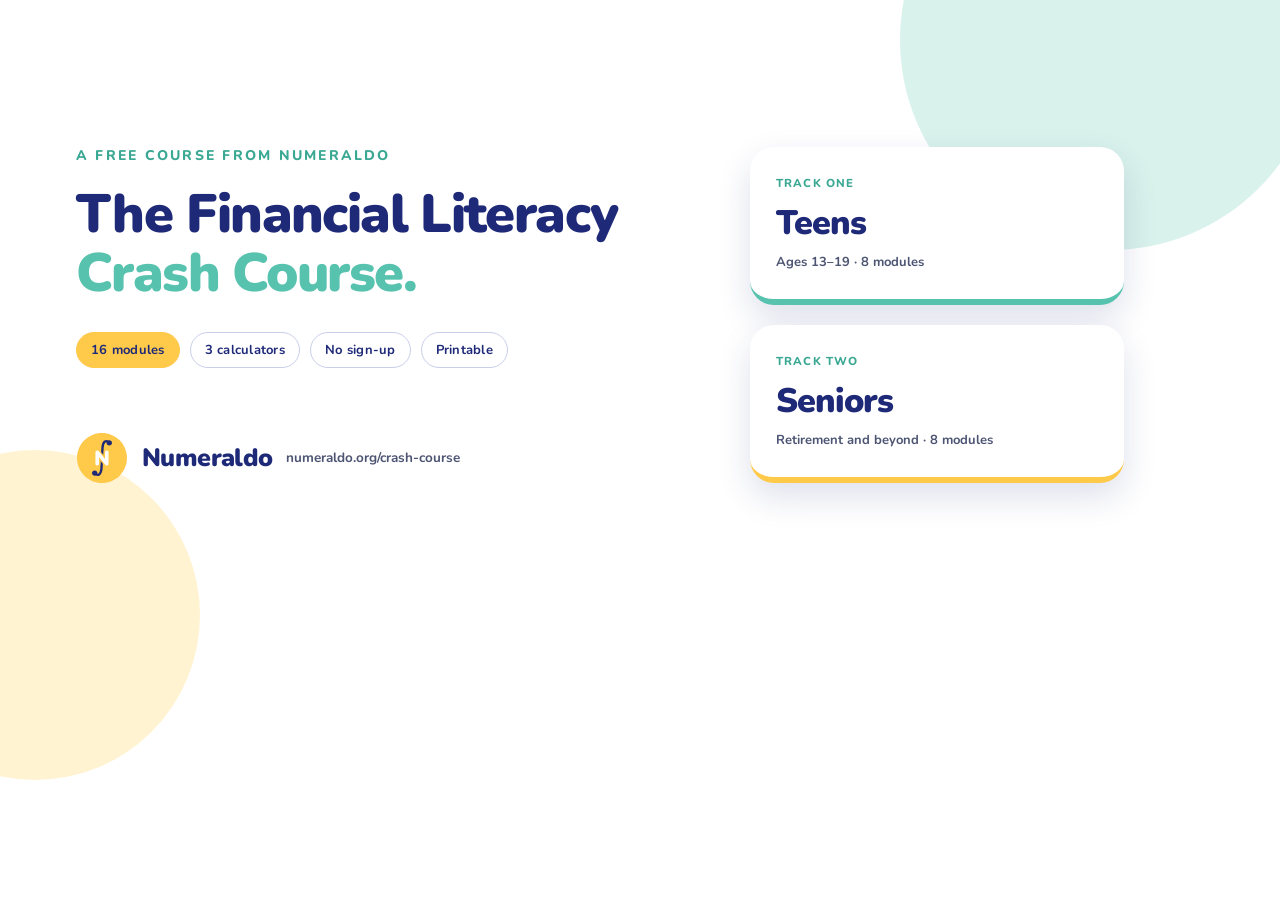
<file: og-src/crash-course.html>
<!DOCTYPE html><html><head><meta charset="utf-8">
<title>Open Graph card: crash course</title>
<link rel="stylesheet" href="https://fonts.googleapis.com/css2?family=Nunito:wght@600;700;800;900&family=Bricolage+Grotesque:opsz,wght@12..96,500;12..96,600;12..96,800&family=IBM+Plex+Mono:wght@400;500;600&display=swap">
<style>
*{margin:0;padding:0;box-sizing:border-box}
html,body{width:1200px;height:630px}
body{
  background:#FFFFFF;color:#070E26;overflow:hidden;
  font-family:"Bricolage Grotesque","Helvetica Neue",Arial,sans-serif;
  display:grid;grid-template-columns:1fr 374px;align-items:center;gap:50px;padding:0 76px;
}
.eyebrow{font-family:"IBM Plex Mono",ui-monospace,"SFMono-Regular",Menlo,monospace;font-weight:500;font-size:14px;letter-spacing:.16em;text-transform:uppercase;color:#4D5573}
h1{font-weight:600;font-size:54px;line-height:1.08;letter-spacing:-.03em;margin-top:20px}
h1 em{font-style:normal;color:#070E26;font-family:"IBM Plex Mono",ui-monospace,"SFMono-Regular",Menlo,monospace;font-weight:500;font-size:.78em;letter-spacing:-.01em}
.chips{display:flex;flex-wrap:wrap;gap:10px;margin-top:30px}
.chip{font-family:"IBM Plex Mono",ui-monospace,"SFMono-Regular",Menlo,monospace;font-weight:500;font-size:13px;letter-spacing:.02em;color:#4D5573;
  border:1px solid #DADDE7;padding:8px 14px;border-radius:999px}
.chip.on{border-color:#070E26;color:#070E26;background:#E6E8F0}
.foot{display:flex;align-items:baseline;gap:18px;margin-top:40px;padding-top:24px;border-top:1px solid #DADDE7}
.name{font-weight:800;font-size:25px;letter-spacing:-.025em}
.url{font-family:"IBM Plex Mono",ui-monospace,"SFMono-Regular",Menlo,monospace;font-weight:500;font-size:13.5px;color:#4D5573}
.tracks{display:flex;flex-direction:column;gap:20px}
.track{border:1px solid #DADDE7;background:#F4F5F9;padding:28px 26px}
.track .k{display:block;font-family:"IBM Plex Mono",ui-monospace,"SFMono-Regular",Menlo,monospace;font-weight:500;font-size:11.5px;letter-spacing:.1em;text-transform:uppercase;color:#4D5573}
.track .t{display:block;margin-top:9px;font-weight:600;font-size:34px;letter-spacing:-.03em;color:#070E26}
.track .s{display:block;margin-top:7px;font-family:"IBM Plex Mono",ui-monospace,"SFMono-Regular",Menlo,monospace;font-weight:500;font-size:13px;color:#4D5573}

body{font-family:Nunito,"Helvetica Neue",Arial,sans-serif;color:#1E2A78;position:relative;isolation:isolate}
body::before{content:"";position:absolute;z-index:-1;width:420px;height:420px;border-radius:50%;background:#D9F2EC;right:-120px;top:-170px}
body::after{content:"";position:absolute;z-index:-1;width:330px;height:330px;border-radius:50%;background:#FFF3D1;left:-130px;bottom:-150px}
.eyebrow,.k,.track .k{font-family:Nunito,sans-serif;font-weight:800;color:#3AA893}
h1{font-weight:900;color:#1E2A78}
h1 em{font-family:Nunito,sans-serif;font-weight:900;color:#57C2AE;font-size:1em;letter-spacing:-.03em}
.chip{font-family:Nunito,sans-serif;font-weight:700;color:#1E2A78;border-color:#C9CEEA}
.chip.on{background:#FFC94A;border-color:#FFC94A;color:#1E2A78}
.foot{border-top:0;align-items:center;gap:14px}
.foot img{width:52px;height:52px}
.name{font-weight:900;color:#1E2A78}
.url{font-family:Nunito,sans-serif;font-weight:700;color:#4D5573}
.ledger,.track{background:#fff;border:0;border-radius:24px;box-shadow:0 14px 34px rgba(30,42,120,.14)}
.ledger{border-bottom:6px solid #57C2AE}
.track{border-bottom:6px solid #57C2AE}.track+.track{border-bottom-color:#FFC94A}
.row{border-bottom-color:#E6E8F0}
.v,.track .t{font-family:Nunito,sans-serif;font-weight:900;color:#1E2A78}
.v.hl{color:#1E2A78;background:#FFF3D1;border-radius:12px;display:inline-block;padding:0 10px;margin-left:-10px}
.track .s{font-family:Nunito,sans-serif;font-weight:700}
</style></head><body>
<div>
  <div class="eyebrow">A free course from Numeraldo</div>
  <h1>The Financial Literacy<br><em>Crash Course.</em></h1>
  <div class="chips">
    <span class="chip on">16 modules</span>
    <span class="chip">3 calculators</span>
    <span class="chip">No sign-up</span>
    <span class="chip">Printable</span>
  </div>
  <div class="foot"><img src="../assets/numeraldo-fun-mark-sun.svg" alt=""><span class="name">Numeraldo</span><span class="url">numeraldo.org/crash-course</span></div>
</div>
<div class="tracks">
  <div class="track"><span class="k">Track one</span><span class="t">Teens</span><span class="s">Ages 13&ndash;19 &middot; 8 modules</span></div>
  <div class="track"><span class="k">Track two</span><span class="t">Seniors</span><span class="s">Retirement and beyond &middot; 8 modules</span></div>
</div>
</body></html>
</file>
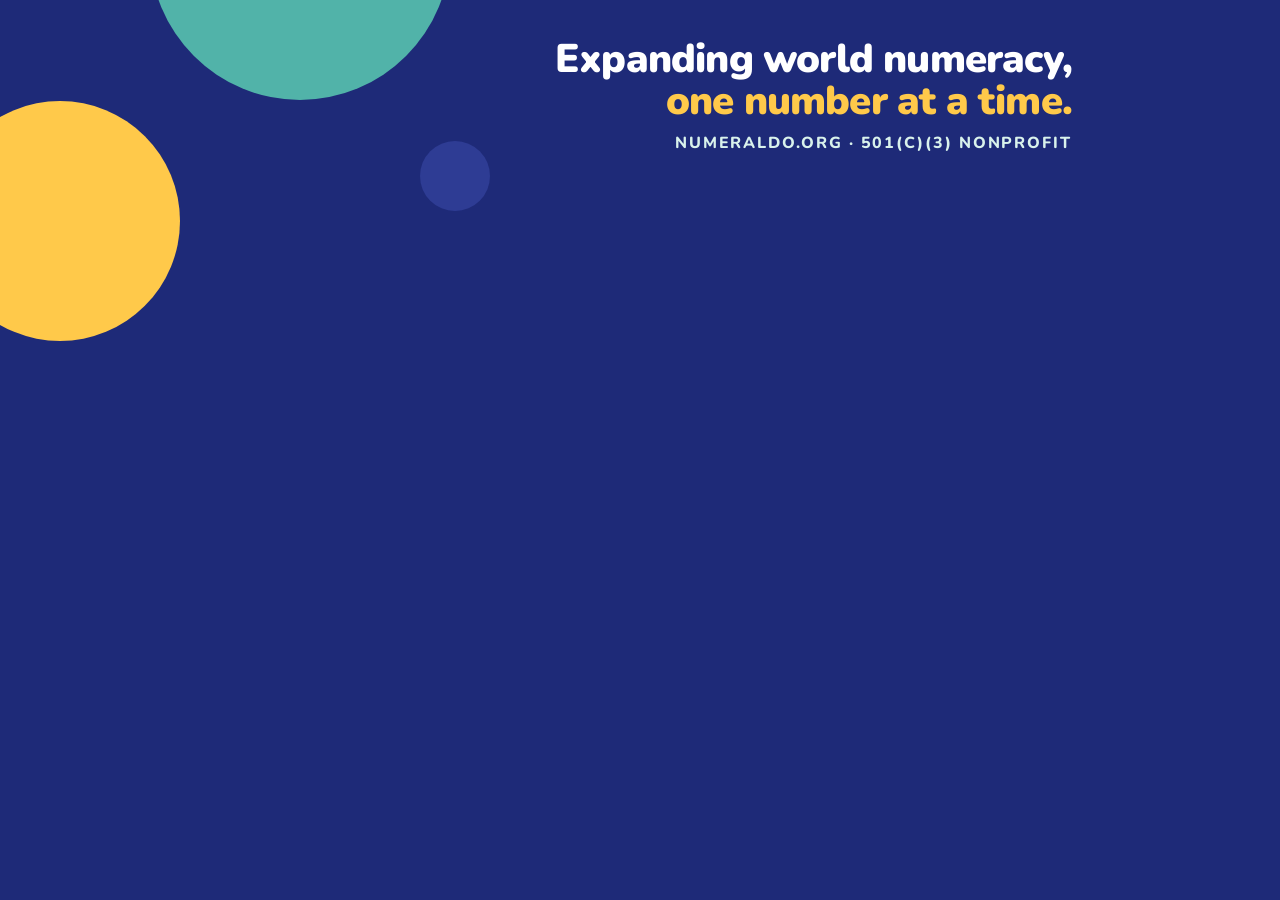
<file: og-src/linkedin-banner.html>
<!DOCTYPE html><html><head><meta charset="utf-8">
<title>LinkedIn banner: Numeraldo</title>
<link rel="stylesheet" href="https://fonts.googleapis.com/css2?family=Nunito:wght@700;800;900&display=swap">
<style>
*{margin:0;padding:0;box-sizing:border-box}
html,body{width:1128px;height:191px}
body{background:#1E2A78;color:#fff;font-family:Nunito,Arial,sans-serif;overflow:hidden;position:relative;isolation:isolate;
  display:flex;align-items:center;justify-content:flex-end;padding:0 56px}
body::before{content:"";position:absolute;z-index:-1;width:300px;height:300px;border-radius:50%;background:#57C2AE;opacity:.9;left:150px;top:-200px}
body::after{content:"";position:absolute;z-index:-1;width:240px;height:240px;border-radius:50%;background:#FFC94A;left:-60px;bottom:-150px}
.dot{position:absolute;z-index:-1;width:70px;height:70px;border-radius:50%;background:#2E3C94;left:420px;bottom:-20px}
.txt{text-align:right}
h1{font-weight:900;font-size:40px;letter-spacing:-.02em;line-height:1.05}
h1 em{font-style:normal;color:#FFC94A}
p{margin-top:10px;font-weight:800;font-size:16px;letter-spacing:.12em;text-transform:uppercase;color:#D9F2EC}
</style></head><body><span class="dot"></span>
<div class="txt"><h1>Expanding world numeracy,<br><em>one number at a time.</em></h1><p>numeraldo.org &middot; 501(c)(3) nonprofit</p></div>
</body></html>
</file>
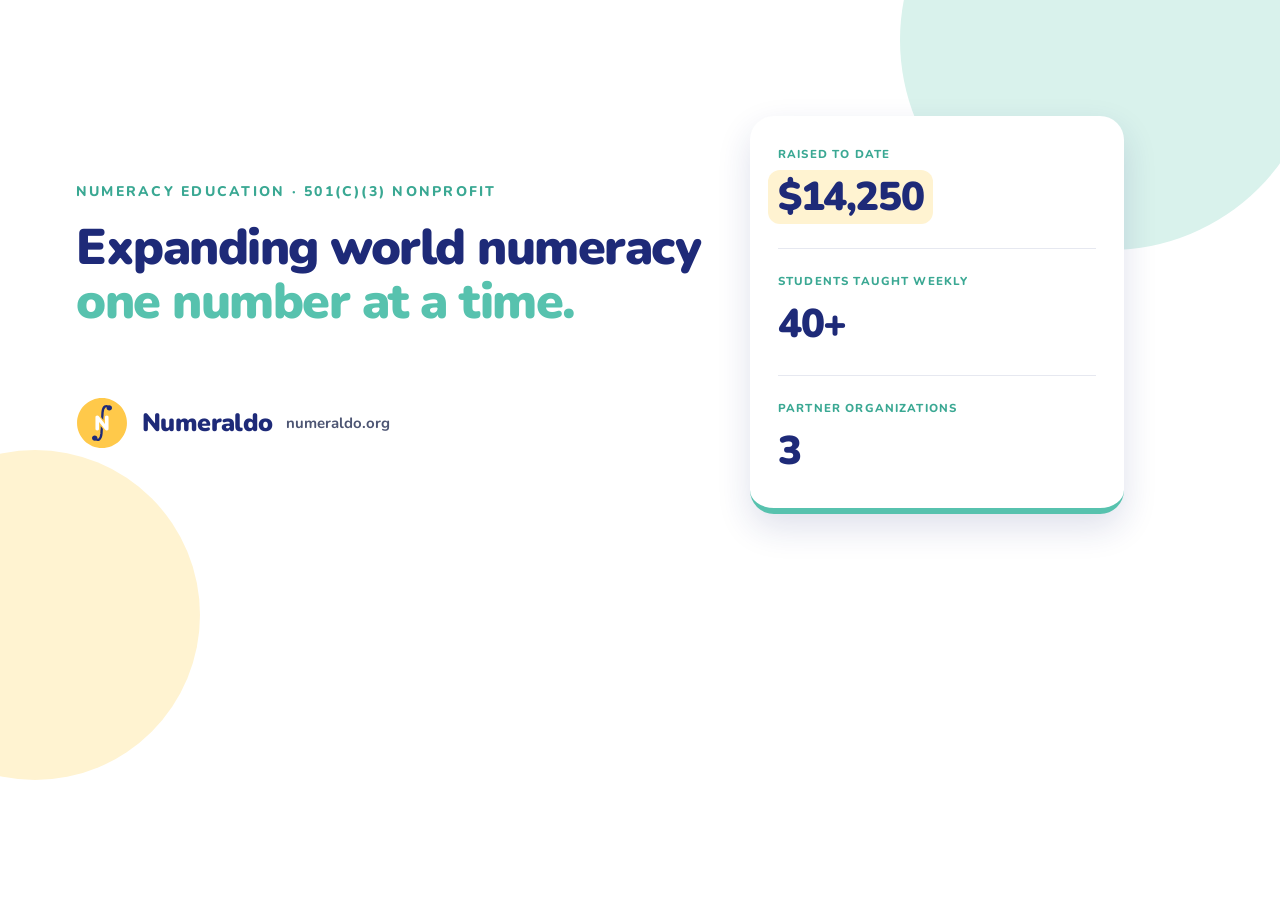
<file: og-src/numeraldo.html>
<!DOCTYPE html><html><head><meta charset="utf-8">
<title>Open Graph card: Numeraldo</title>
<link rel="stylesheet" href="https://fonts.googleapis.com/css2?family=Nunito:wght@600;700;800;900&family=Bricolage+Grotesque:opsz,wght@12..96,500;12..96,600;12..96,800&family=IBM+Plex+Mono:wght@400;500;600&display=swap">
<style>
*{margin:0;padding:0;box-sizing:border-box}
html,body{width:1200px;height:630px}
body{
  background:#FFFFFF;color:#070E26;overflow:hidden;
  font-family:"Bricolage Grotesque","Helvetica Neue",Arial,sans-serif;
  display:grid;grid-template-columns:1fr 374px;align-items:center;gap:50px;padding:0 76px;
}
.eyebrow{font-family:"IBM Plex Mono",ui-monospace,"SFMono-Regular",Menlo,monospace;font-weight:500;font-size:14px;letter-spacing:.16em;text-transform:uppercase;color:#4D5573}
h1{font-weight:600;font-size:50px;line-height:1.08;letter-spacing:-.03em;margin-top:20px}
h1 em{font-style:normal;color:#070E26;font-family:"IBM Plex Mono",ui-monospace,"SFMono-Regular",Menlo,monospace;font-weight:500;font-size:.82em;letter-spacing:-.01em}
.foot{display:flex;align-items:baseline;gap:18px;margin-top:44px;padding-top:24px;border-top:1px solid #DADDE7}
.name{font-weight:800;font-size:25px;letter-spacing:-.025em}
.url{font-family:"IBM Plex Mono",ui-monospace,"SFMono-Regular",Menlo,monospace;font-weight:500;font-size:15px;color:#4D5573}
.ledger{border:1px solid #DADDE7;background:#F4F5F9;padding:6px 28px}
.row{padding:24px 0;border-bottom:1px solid #DADDE7}
.row:last-child{border-bottom:0}
.k{display:block;font-family:"IBM Plex Mono",ui-monospace,"SFMono-Regular",Menlo,monospace;font-weight:500;font-size:11.5px;letter-spacing:.1em;text-transform:uppercase;color:#4D5573}
.v{display:block;margin-top:8px;font-weight:600;font-size:40px;letter-spacing:-.035em;font-variant-numeric:tabular-nums}
.v.hl{color:#070E26}

body{font-family:Nunito,"Helvetica Neue",Arial,sans-serif;color:#1E2A78;position:relative;isolation:isolate}
body::before{content:"";position:absolute;z-index:-1;width:420px;height:420px;border-radius:50%;background:#D9F2EC;right:-120px;top:-170px}
body::after{content:"";position:absolute;z-index:-1;width:330px;height:330px;border-radius:50%;background:#FFF3D1;left:-130px;bottom:-150px}
.eyebrow,.k,.track .k{font-family:Nunito,sans-serif;font-weight:800;color:#3AA893}
h1{font-weight:900;color:#1E2A78}
h1 em{font-family:Nunito,sans-serif;font-weight:900;color:#57C2AE;font-size:1em;letter-spacing:-.03em}
.chip{font-family:Nunito,sans-serif;font-weight:700;color:#1E2A78;border-color:#C9CEEA}
.chip.on{background:#FFC94A;border-color:#FFC94A;color:#1E2A78}
.foot{border-top:0;align-items:center;gap:14px}
.foot img{width:52px;height:52px}
.name{font-weight:900;color:#1E2A78}
.url{font-family:Nunito,sans-serif;font-weight:700;color:#4D5573}
.ledger,.track{background:#fff;border:0;border-radius:24px;box-shadow:0 14px 34px rgba(30,42,120,.14)}
.ledger{border-bottom:6px solid #57C2AE}
.track{border-bottom:6px solid #57C2AE}.track+.track{border-bottom-color:#FFC94A}
.row{border-bottom-color:#E6E8F0}
.v,.track .t{font-family:Nunito,sans-serif;font-weight:900;color:#1E2A78}
.v.hl{color:#1E2A78;background:#FFF3D1;border-radius:12px;display:inline-block;padding:0 10px;margin-left:-10px}
.track .s{font-family:Nunito,sans-serif;font-weight:700}
</style></head><body>
<div>
  <div class="eyebrow">Numeracy education &middot; 501(c)(3) nonprofit</div>
  <h1>Expanding world numeracy<br><em>one number at a time.</em></h1>
  <div class="foot"><img src="../assets/numeraldo-fun-mark-sun.svg" alt=""><span class="name">Numeraldo</span><span class="url">numeraldo.org</span></div>
</div>
<div class="ledger">
  <div class="row"><span class="k">Raised to date</span><span class="v hl">$14,250</span></div>
  <div class="row"><span class="k">Students taught weekly</span><span class="v">40+</span></div>
  <div class="row"><span class="k">Partner organizations</span><span class="v">3</span></div>
</div>
</body></html>
</file>
<file: crash-course/assets/course.css>
:root{
  --paper:#FFFFFF;
  --surface:#F4F5F9;
  --surface-2:#E9EBF2;
  --ink:#070E26;
  --muted:#4D5573;
  --line:#DADDE7;
  --line-strong:#B9BED0;
  --accent:#070E26;
  --accent-ink:#070E26;
  --accent-soft:#E6E8F0;
  --gold:#8A6212;
  --gold-soft:#EDE1C6;
  --warn:#9B2C2C;
  --warn-soft:#F6E2E2;
  --ok:#1D6B4A;
  --ok-soft:#DCEDE3;
  --shadow:0 1px 2px rgba(7,14,38,.06), 0 12px 28px -18px rgba(7,14,38,.35);

  --display:"Bricolage Grotesque","Helvetica Neue",Arial,sans-serif;
  --body:"Source Serif 4",Georgia,"Times New Roman",serif;
  --mono:"IBM Plex Mono",ui-monospace,"SFMono-Regular",Menlo,monospace;

  --wrap:1140px;
  --base:17px;
  --scale:1;
}

@media (prefers-color-scheme: dark){
  :root:not([data-theme="light"]){
    --paper:#070E26;
    --surface:#0E1733;
    --surface-2:#141E3F;
    --ink:#FFFFFF;
    --muted:#A9B0C7;
    --line:#1E2847;
    --line-strong:#2B3760;
    --accent:#FFFFFF;
    --accent-ink:#FFFFFF;
    --accent-soft:#18224A;
    --gold:#E0B75F;
    --gold-soft:#2C2517;
    --warn:#F2A2A2;
    --warn-soft:#331A1A;
    --ok:#6FD3A6;
    --ok-soft:#142C22;
    --shadow:0 1px 2px rgba(0,0,0,.5), 0 18px 34px -22px rgba(0,0,0,.9);
  }
}
:root[data-theme="dark"]{
  --paper:#070E26;
  --surface:#0E1733;
  --surface-2:#141E3F;
  --ink:#FFFFFF;
  --muted:#A9B0C7;
  --line:#1E2847;
  --line-strong:#2B3760;
  --accent:#FFFFFF;
  --accent-ink:#FFFFFF;
  --accent-soft:#18224A;
  --gold:#E0B75F;
  --gold-soft:#2C2517;
  --warn:#F2A2A2;
  --warn-soft:#331A1A;
  --ok:#6FD3A6;
  --ok-soft:#142C22;
  --shadow:0 1px 2px rgba(0,0,0,.5), 0 18px 34px -22px rgba(0,0,0,.9);
}

*{box-sizing:border-box}
html{scroll-behavior:smooth;scroll-padding-top:86px}
@media (prefers-reduced-motion:reduce){html{scroll-behavior:auto}}

body{
  margin:0;
  background:var(--paper);
  color:var(--ink);
  font-family:var(--body);
  font-size:calc(var(--base) * var(--scale));
  line-height:1.65;
  -webkit-font-smoothing:antialiased;
}
h1,h2,h3,h4{font-family:var(--display);font-weight:600;line-height:1.1;margin:0;text-wrap:balance;letter-spacing:-.015em}
p{margin:0}
a{color:inherit}
img{max-width:100%}
[hidden]{display:none!important}

.wrap{width:100%;max-width:var(--wrap);margin-inline:auto;padding-inline:20px}
.eyebrow{
  font-family:var(--mono);font-size:.68em;font-weight:500;letter-spacing:.16em;
  text-transform:uppercase;color:var(--muted);
}
.skip{
  position:absolute;left:-9999px;top:0;background:var(--accent);color:var(--paper);
  padding:12px 18px;z-index:100;font-family:var(--mono);font-size:13px;text-decoration:none;
}
.skip:focus{left:8px;top:8px}

header.site{
  position:sticky;top:0;z-index:40;
  background:color-mix(in srgb, var(--paper) 90%, transparent);
  backdrop-filter:saturate(140%) blur(10px);
  border-bottom:1px solid var(--line);
}
.bar{display:flex;align-items:center;gap:16px;min-height:62px;flex-wrap:wrap;padding-block:8px}
.brand{display:flex;align-items:center;gap:10px;text-decoration:none;margin-right:auto}
.mark{display:block;width:auto;height:38px;flex:none}
.wordmark{font-family:var(--display);font-weight:800;font-size:19px;letter-spacing:-.02em;line-height:1.1}
.wordmark small{display:block;font-family:var(--mono);font-weight:500;font-size:10px;
  letter-spacing:.14em;text-transform:uppercase;color:var(--muted)}
nav.main{display:flex;gap:18px;flex-wrap:wrap;align-items:center}
nav.main a{
  font-family:var(--mono);font-size:12px;letter-spacing:.09em;text-transform:uppercase;
  text-decoration:none;color:var(--muted);padding:6px 0;border-bottom:1.5px solid transparent;
}
nav.main a:hover{color:var(--ink);border-bottom-color:var(--accent)}
nav.main a[aria-current="page"]{color:var(--ink);border-bottom-color:var(--accent)}

.btn{
  display:inline-flex;align-items:center;gap:8px;text-decoration:none;cursor:pointer;
  font-family:var(--mono);font-size:12.5px;letter-spacing:.08em;text-transform:uppercase;
  padding:11px 18px;border-radius:2px;border:1.5px solid var(--accent);
  background:var(--accent);color:var(--paper);white-space:nowrap;
}
.btn:hover{background:transparent;color:var(--accent)}
.btn.ghost{background:transparent;color:var(--ink);border-color:var(--line-strong)}
.btn.ghost:hover{border-color:var(--accent);color:var(--accent)}
.btn.sm{padding:8px 13px;font-size:11.5px}
a:focus-visible,button:focus-visible,input:focus-visible,select:focus-visible,summary:focus-visible{
  outline:2px solid var(--accent);outline-offset:3px
}

.textsize{
  display:flex;align-items:center;gap:6px;
  padding-left:16px;border-left:1px solid var(--line);
}
.textsize .lbl{font-family:var(--mono);font-size:10.5px;letter-spacing:.12em;text-transform:uppercase;color:var(--muted)}
.textsize button{
  font-family:var(--display);font-weight:600;background:var(--surface);color:var(--ink);
  border:1px solid var(--line-strong);border-radius:2px;padding:4px 10px;cursor:pointer;line-height:1.2;
}
.textsize button[aria-pressed="true"]{background:var(--accent);color:var(--paper);border-color:var(--accent)}
.textsize button:nth-child(2){font-size:13px}
.textsize button:nth-child(3){font-size:16px}
.textsize button:nth-child(4){font-size:19px}

.hero{padding-block:28px 44px}
h1.lede{font-size:clamp(34px,5.4vw,60px);font-weight:600;letter-spacing:-.03em;margin-top:14px}
h1.lede em{font-style:normal;color:var(--accent);font-family:var(--mono);font-weight:500;font-size:.78em;letter-spacing:-.01em}
.hero p.sub{margin-top:20px;max-width:62ch;font-size:1.13em;color:var(--muted)}
.hero-cta{display:flex;gap:12px;margin-top:28px;flex-wrap:wrap}
.facts{display:flex;flex-wrap:wrap;gap:10px;margin-top:26px}
.chip{
  font-family:var(--mono);font-size:11px;letter-spacing:.08em;text-transform:uppercase;
  border:1px solid var(--line-strong);color:var(--muted);padding:5px 10px;border-radius:999px;
}
.chip.on{border-color:var(--accent);color:var(--accent);background:var(--accent-soft)}

section{padding-block:56px;border-top:1px solid var(--line)}
.sec-head{display:grid;grid-template-columns:200px 1fr;gap:28px;align-items:start;margin-bottom:34px}
.sec-head h2{font-size:clamp(25px,3.2vw,34px)}
.sec-head p{color:var(--muted);max-width:62ch;margin-top:12px}

.course{display:grid;grid-template-columns:250px 1fr;gap:44px;align-items:start}
.toc{position:sticky;top:86px}
.toc .eyebrow{display:block;margin-bottom:12px}
.toc ol{list-style:none;margin:0;padding:0;display:flex;flex-direction:column}
.toc li{border-bottom:1px solid var(--line)}
.toc a{
  display:grid;grid-template-columns:26px 1fr;gap:8px;padding:10px 0;text-decoration:none;
  font-size:.88em;color:var(--muted);line-height:1.35;
}
.toc a .n{font-family:var(--mono);font-size:.82em;color:var(--accent);padding-top:2px}
.toc a:hover{color:var(--ink)}
.toc a.active{color:var(--ink);font-weight:600}
.toc .prog{margin-top:16px;font-family:var(--mono);font-size:11px;letter-spacing:.08em;color:var(--muted)}

.toc .switch{
  display:block;margin-top:18px;padding-top:16px;border-top:1px solid var(--line);
  text-decoration:none;
}
.toc .switch .k{
  display:block;font-family:var(--mono);font-size:10px;letter-spacing:.14em;
  text-transform:uppercase;color:var(--muted);margin-bottom:5px;
}
.toc .switch .t{
  display:block;font-family:var(--display);font-weight:600;font-size:.95em;
  letter-spacing:-.01em;color:var(--accent);line-height:1.25;
}
.toc .switch:hover .t{text-decoration:underline;text-underline-offset:3px}

.modules{display:flex;flex-direction:column;gap:30px;min-width:0}
.module{
  background:var(--surface);border:1px solid var(--line);border-radius:3px;
  box-shadow:var(--shadow);padding:32px 34px 36px;scroll-margin-top:86px;
}
.module > .num{
  font-family:var(--mono);font-size:12px;letter-spacing:.14em;text-transform:uppercase;color:var(--accent);
  display:block;margin-bottom:10px;
}
.module h2{font-size:clamp(22px,2.6vw,29px)}
.module .why{color:var(--muted);margin-top:12px;font-size:1.02em}
.module h3{font-size:1.16em;margin-top:28px}
.module p{margin-top:12px}
.module ul,.module ol{margin:12px 0 0;padding-left:1.15em;display:flex;flex-direction:column;gap:9px}
.module li{padding-left:2px}
.module li::marker{color:var(--accent);font-family:var(--mono);font-size:.9em}
.module strong{font-weight:600}
.module a{color:var(--accent);text-underline-offset:3px}

.term{
  border-left:3px solid var(--accent);background:var(--surface-2);
  padding:18px 20px;margin-top:22px;border-radius:0 3px 3px 0;
}
.term dt{font-family:var(--mono);font-size:.76em;letter-spacing:.1em;text-transform:uppercase;color:var(--accent);margin:0}
.term dd{margin:6px 0 0}
.term dd + dt{margin-top:16px}

.domath{
  border:1px solid var(--line-strong);border-radius:3px;background:var(--paper);
  padding:20px 22px;margin-top:22px;
}

.domath .scroller{overflow-x:auto;-webkit-overflow-scrolling:touch;margin-inline:-4px;padding-inline:4px}
.domath .u{
  display:block;font-family:var(--mono);font-size:.82em;color:var(--muted);
  overflow-wrap:anywhere;margin-top:3px;
}
.domath .lab{
  font-family:var(--mono);font-size:.74em;letter-spacing:.14em;text-transform:uppercase;
  color:var(--gold);display:block;margin-bottom:10px;
}
.domath table{width:100%;border-collapse:collapse;margin-top:12px;font-size:.95em}
.domath th,.domath td{text-align:left;padding:9px 10px;border-bottom:1px solid var(--line)}
.domath th{
  font-family:var(--mono);font-size:.76em;letter-spacing:.1em;text-transform:uppercase;
  color:var(--muted);font-weight:500;
}
.domath td.n,.domath th.n{text-align:right;font-family:var(--mono);font-variant-numeric:tabular-nums}
.domath tr:last-child td{border-bottom:0}
.domath tfoot td{font-weight:600;border-top:1px solid var(--line-strong)}
.formula{
  font-family:var(--mono);font-size:.93em;line-height:1.7;background:var(--surface-2);
  border:1px solid var(--line);padding:12px 14px;border-radius:2px;margin-top:12px;
  overflow-x:auto;overflow-wrap:break-word;
}

.flag,.safe{
  border-radius:3px;padding:18px 20px;margin-top:22px;border:1px solid transparent;
}
.flag{background:var(--warn-soft);border-color:color-mix(in srgb, var(--warn) 35%, transparent)}
.safe{background:var(--ok-soft);border-color:color-mix(in srgb, var(--ok) 35%, transparent)}
.flag .lab,.safe .lab{
  font-family:var(--mono);font-size:.74em;letter-spacing:.14em;text-transform:uppercase;
  display:block;margin-bottom:8px;
}
.flag .lab{color:var(--warn)}
.safe .lab{color:var(--ok)}
.flag ul,.safe ul{margin-top:10px}

.check{list-style:none;margin:16px 0 0;padding:0;display:flex;flex-direction:column;gap:2px}
.check li{padding:0}
.check label{
  display:grid;grid-template-columns:22px 1fr;gap:12px;align-items:start;
  padding:11px 2px;border-bottom:1px solid var(--line);cursor:pointer;
}
.check input{width:18px;height:18px;margin-top:3px;accent-color:var(--accent)}
.check input:checked + span{color:var(--muted);text-decoration:line-through}

.tool{
  border:1px solid var(--line-strong);border-radius:4px;background:var(--surface-2);
  padding:22px 24px 26px;margin-top:24px;
}
.tool .lab{
  font-family:var(--mono);font-size:.74em;letter-spacing:.14em;text-transform:uppercase;
  color:var(--accent);display:block;margin-bottom:6px;
}
.tool h4{font-size:1.1em;margin-bottom:4px}
.tool .hint{color:var(--muted);font-size:.9em;margin-top:6px}
.fields{display:grid;grid-template-columns:repeat(auto-fit,minmax(150px,1fr));gap:14px;margin-top:18px}
.field{display:flex;flex-direction:column;gap:6px}
.field label{font-family:var(--mono);font-size:.72em;letter-spacing:.1em;text-transform:uppercase;color:var(--muted)}
.field input,.field select{
  font-family:var(--mono);font-size:1em;padding:10px 12px;border:1px solid var(--line-strong);
  border-radius:2px;background:var(--surface);color:var(--ink);width:100%;
}
.out{
  margin-top:20px;background:var(--surface);border:1px solid var(--line);border-radius:3px;
  padding:18px 20px;
}
.out .big{
  font-family:var(--mono);font-weight:600;font-variant-numeric:tabular-nums;
  font-size:clamp(28px,5.2vw,44px);line-height:1.05;letter-spacing:-.03em;color:var(--accent);
  display:block;
}
.out .cap{font-family:var(--mono);font-size:.74em;letter-spacing:.12em;text-transform:uppercase;color:var(--muted)}
.out .split{display:flex;flex-wrap:wrap;gap:8px 30px;margin-top:14px}
.out .split div{display:flex;flex-direction:column;gap:2px}
.out .split .v{font-family:var(--mono);font-weight:600;font-size:1.15em;font-variant-numeric:tabular-nums}

.quiz{display:flex;flex-direction:column;gap:18px;margin-top:20px}
.q{background:var(--surface);border:1px solid var(--line);border-radius:3px;padding:18px 20px}
.q .stem{font-size:1.02em}
.q .opts{display:flex;gap:10px;margin-top:14px;flex-wrap:wrap}
.q button{
  font-family:var(--mono);font-size:12.5px;letter-spacing:.08em;text-transform:uppercase;
  padding:10px 16px;border:1.5px solid var(--line-strong);background:var(--surface);
  color:var(--ink);border-radius:2px;cursor:pointer;
}
.q button:hover{border-color:var(--accent);color:var(--accent)}
.q button[data-state="right"]{background:var(--ok-soft);border-color:var(--ok);color:var(--ok)}
.q button[data-state="wrong"]{background:var(--warn-soft);border-color:var(--warn);color:var(--warn)}
.q .ans{margin-top:14px;padding-top:14px;border-top:1px dashed var(--line-strong);color:var(--muted);font-size:.95em}
.quiz-score{font-family:var(--mono);font-size:.82em;letter-spacing:.08em;color:var(--muted);margin-top:4px}

.tracks{display:grid;grid-template-columns:1fr 1fr;gap:26px}
.track{
  display:flex;flex-direction:column;gap:14px;background:var(--surface);
  border:1px solid var(--line);border-radius:3px;box-shadow:var(--shadow);
  padding:30px 30px 32px;text-decoration:none;color:inherit;
}
.track:hover{border-color:var(--accent)}
.track h3{font-size:clamp(22px,2.5vw,28px)}
.track p{color:var(--muted)}
.track ol{margin:4px 0 0;padding-left:1.1em;color:var(--muted);font-size:.93em;display:flex;flex-direction:column;gap:6px}
.track .go{
  font-family:var(--mono);font-size:12.5px;letter-spacing:.08em;text-transform:uppercase;
  color:var(--accent);margin-top:auto;padding-top:14px;
}
.grid3{display:grid;grid-template-columns:repeat(3,1fr);gap:1px;background:var(--line);border:1px solid var(--line);margin-top:8px}
.grid3 article{background:var(--surface);padding:24px 22px 26px;display:flex;flex-direction:column;gap:9px}
.grid3 h3{font-size:1.15em}
.grid3 p{color:var(--muted);font-size:.95em}

.teach-list{display:flex;flex-direction:column;gap:12px;max-width:70ch;padding-left:1.1em}
.teach-note{margin-top:28px;max-width:70ch}

.module p.lead{font-size:1.1em}
.sub-note{color:var(--muted)}
.aside-note{margin-top:12px;color:var(--muted);font-size:.93em}
.note.spaced{margin-top:28px}

.note{
  border:1px dashed var(--line-strong);border-radius:3px;background:var(--surface);
  padding:18px 20px;color:var(--muted);font-size:.92em;
}
.note b{color:var(--ink)}
.nextprev{display:flex;justify-content:space-between;gap:16px;flex-wrap:wrap;margin-top:34px}

.coursenav{display:grid;grid-template-columns:repeat(3,1fr);gap:20px;margin-top:22px}
.cnav{
  display:flex;flex-direction:column;gap:9px;background:var(--surface);
  border:1px solid var(--line);border-radius:3px;box-shadow:var(--shadow);
  padding:24px 24px 26px;text-decoration:none;color:inherit;
}
.cnav:hover{border-color:var(--accent)}
.cnav .k{font-family:var(--mono);font-size:10.5px;letter-spacing:.14em;text-transform:uppercase;color:var(--accent)}
.cnav .t{font-family:var(--display);font-weight:600;font-size:1.22em;letter-spacing:-.015em;line-height:1.2}
.cnav .d{color:var(--muted);font-size:.93em}
.cnav .go{
  font-family:var(--mono);font-size:12px;letter-spacing:.08em;text-transform:uppercase;
  color:var(--accent);margin-top:auto;padding-top:14px;
}
.cnav:hover .go{text-decoration:underline;text-underline-offset:3px}
footer.site{border-top:1px solid var(--line);padding-block:30px 40px;background:var(--paper)}
.foot{display:flex;justify-content:space-between;gap:20px;flex-wrap:wrap;align-items:center;
  font-family:var(--mono);font-size:11.5px;letter-spacing:.06em;color:var(--muted)}
.foot a{color:var(--muted)}
.foot a:hover{color:var(--accent)}

@media (max-width:980px){
  .course{grid-template-columns:1fr;gap:26px}
  .toc{position:static;border:1px solid var(--line);background:var(--surface);
    border-radius:3px;padding:18px 20px}
  .toc ol{max-height:none}
  .sec-head{grid-template-columns:1fr;gap:10px}
  .tracks{grid-template-columns:1fr}
  .grid3{grid-template-columns:1fr}
  .coursenav{grid-template-columns:1fr}
  .toc .switch{display:none}
}
@media (max-width:560px){
  :root{--base:16px}
  .wrap{padding-inline:16px}
  section{padding-block:44px}
  .module{padding:24px 20px 28px}
  .tool{padding:18px 16px 22px}
  .domath{padding:16px 15px}
  .domath table{font-size:.88em}
  .domath th,.domath td{padding:8px 6px}
  .domath td.n{white-space:nowrap}
  html{scroll-padding-top:100px}

  .bar{gap:8px 10px;min-height:0;padding-block:8px 4px}
  .wordmark{font-size:17px}
  .wordmark small{display:none}
  .textsize{padding-left:10px;gap:4px}
  .textsize .lbl{display:none}
  .textsize button{padding:4px 8px}
  .textsize button:nth-child(2){font-size:12px}
  .textsize button:nth-child(3){font-size:14px}
  .textsize button:nth-child(4){font-size:16px}
  .btn.sm{padding:7px 10px;font-size:11px}
  nav.main{
    order:4;width:100%;flex-wrap:nowrap;overflow-x:auto;gap:18px;
    scrollbar-width:none;-webkit-overflow-scrolling:touch;
    padding-bottom:4px;margin-inline:-16px;padding-inline:16px;
    -webkit-mask-image:linear-gradient(90deg,#000 88%,transparent 100%);
            mask-image:linear-gradient(90deg,#000 88%,transparent 100%);
  }
  nav.main::-webkit-scrollbar{display:none}
  nav.main a{white-space:nowrap}
  .cnav{padding:20px 20px 22px}
}

@media print{
  :root{--paper:#fff;--surface:#fff;--surface-2:#fff;--ink:#000;--muted:#333;
    --line:#bbb;--line-strong:#888;--accent:#070E26;--shadow:none}
  header.site,.toc,.hero-cta,.textsize,.noprint,.q .opts,#keepgoing{display:none!important}
  body{font-size:11.5pt}
  section{padding-block:18pt;border-top:0}
  .module{break-inside:avoid;box-shadow:none;border:0;border-top:1px solid #bbb;
    border-radius:0;padding:14pt 0 0}
  .module h2{font-size:15pt}
  .q .ans{display:block!important}
  a[href^="http"]::after{content:" (" attr(href) ")";font-size:9pt;color:#555;word-break:break-all}
}

:root{--navy:#1E2A78;--sun:#FFC94A;--mint:#57C2AE;--mint-soft:#D9F2EC;--sun-soft:#FFF3D1;
  --display:"Nunito",system-ui,sans-serif;--body:"Nunito",system-ui,sans-serif;--mono:"Nunito",system-ui,sans-serif}
h1,h2,h3,h4{font-weight:900;letter-spacing:-.01em}
.eyebrow{font-weight:800;letter-spacing:.12em;color:var(--mint)}
header.site{background:var(--navy);border-bottom:0;box-shadow:0 10px 30px -18px rgba(7,14,38,.6);border-radius:0 0 22px 22px}
.mark{width:42px;height:42px}
.wordmark{font-weight:900;font-size:22px;color:#fff}
.wordmark small{color:#C9CEEA;font-weight:700}
nav.main a{font-size:15px;letter-spacing:0;text-transform:none;font-weight:700;color:#E3E6F7;border-bottom-color:transparent}
nav.main a:hover,nav.main a[aria-current]{color:var(--sun);border-bottom-color:var(--sun)}
.btn{font-weight:800;letter-spacing:0;text-transform:none;border-radius:999px;padding:12px 24px;font-size:15.5px;
  background:var(--navy);border-color:var(--navy);color:#fff;box-shadow:0 12px 24px -14px rgba(7,14,38,.55);transition:transform .15s}
.btn:hover{background:var(--navy);color:#fff;transform:translateY(-2px)}
.btn.ghost{background:var(--mint);border-color:var(--mint);color:#fff}
.btn.ghost:hover{background:var(--mint);color:#fff}
header.site .btn{background:var(--sun);border-color:var(--sun);color:#070E26}
.btn.sm{padding:8px 16px;font-size:13.5px}
.textsize button{border-radius:999px}
.hero{position:relative;overflow:hidden;isolation:isolate;padding-block:56px 70px}
.hero::before,.hero::after{content:"";position:absolute;border-radius:50%;z-index:-1}
.hero::before{width:380px;height:380px;right:-130px;top:-120px;background:var(--mint-soft)}
.hero::after{width:460px;height:460px;left:-200px;bottom:-280px;background:var(--sun-soft)}
h1.lede{font-weight:900;color:var(--navy)}
h1.lede em{font-family:var(--display);font-weight:900;font-size:1em;color:var(--mint)}
.chip{border-radius:999px;font-weight:700;letter-spacing:0;text-transform:none}
.chip.on{background:var(--sun);border-color:var(--sun);color:#070E26}
section{border-top:0}
.module,.track,.q,.tool,.domath,.term,.flag,.safe,.out,.formula{border-radius:22px}
.module,.track{border:0;box-shadow:0 20px 44px -30px rgba(7,14,38,.5);border-bottom:8px solid var(--mint)}
.module:nth-child(even),.track:nth-child(2){border-bottom-color:var(--sun)}
.toc .switch{border-radius:16px}
.q button{border-radius:999px;font-weight:700}
.field input,.field select{border-radius:12px}
footer.site{background:var(--navy);color:#C9CEEA;border-top:0}
footer.site a{color:#fff}
footer.site .foot,footer.site .foot span{color:#C9CEEA}
@media (prefers-color-scheme: dark){
  :root:not([data-theme="light"]){--mint-soft:#12324A;--sun-soft:#1A1F3F}
  :root:not([data-theme="light"]) h1.lede{color:#fff}
}
</file>
